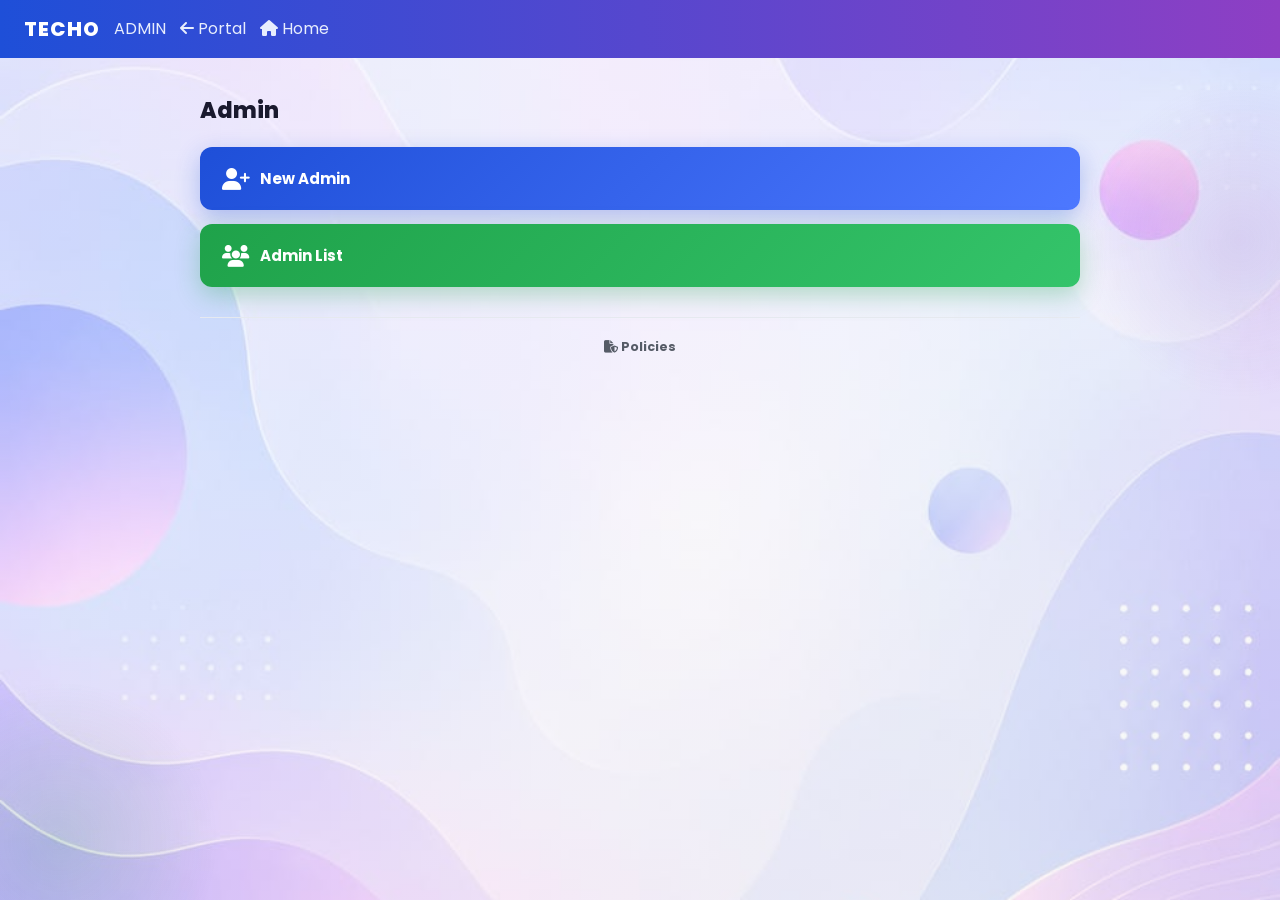
<file: admin.html>
<!DOCTYPE html>
<html lang="en">
<head>
<meta charset="UTF-8">
<meta name="viewport" content="width=device-width, initial-scale=1.0">
<meta name="color-scheme" content="light">
<meta name="theme-color" content="#ffffff">
<title>Admin | TECHO</title>
<link rel="preconnect" href="https://fonts.googleapis.com">
<link href="https://fonts.googleapis.com/css2?family=Poppins:wght@400;500;600;700;800&display=swap" rel="stylesheet">
<link rel="stylesheet" href="https://cdnjs.cloudflare.com/ajax/libs/font-awesome/6.5.1/css/all.min.css">
<link rel="stylesheet" href="common.css">
<link rel="stylesheet" href="admin.css">
<link rel="stylesheet" href="forms.css">
</head>
<body>

<div class="admin-topbar">
  <span class="logo-word" style="font-size:20px;"><span>T</span><span>E</span><span>C</span><span>H</span><span>O</span></span>
  <span class="admin-topbar-tag">ADMIN</span>
  <a href="portal.html" class="topbar-back"><i class="fa-solid fa-arrow-left"></i> Portal</a>
  <a href="index.html" class="topbar-back"><i class="fa-solid fa-house"></i> Home</a>
</div>

<main class="admin-main">

  <!-- ============ SCREEN 1: Admin entry ============ -->
  <section id="screen-entry" class="admin-screen active">
    <h2 class="screen-title">Admin</h2>
    <div class="landing-buttons">
      <button class="landing-btn" id="btnNewAdmin"><i class="fa-solid fa-user-plus"></i> New Admin</button>
      <button class="landing-btn green-btn" id="btnAdminList"><i class="fa-solid fa-users"></i> Admin List</button>
    </div>
  </section>

  <!-- ============ SCREEN: Home Page Live Stats ============ -->
  <section id="screen-sitestats" class="admin-screen">
    <div class="list-header-row">
      <h2 class="screen-title">Home Page Stats</h2>
      <button class="fbtn-outline" data-back="screen-entry"><i class="fa-solid fa-arrow-left"></i> Back</button>
    </div>
    <p class="screen-sub">These 5 numbers show as the live counter on the public Home page. Update them here any time — no code changes needed.</p>

    <div class="reg-card">
      <div class="form-grid-2">
        <label>Happy Customers <input type="number" id="ssHappyCustomers" min="0"></label>
        <label>Industries <input type="number" id="ssIndustries" min="0"></label>
      </div>
      <div class="form-grid-2">
        <label>Total Projects <input type="number" id="ssTotalProjects" min="0"></label>
        <label>Completed Projects <input type="number" id="ssCompletedProjects" min="0"></label>
      </div>
      <label>Trained Students <input type="number" id="ssTrainedStudents" min="0"></label>

      <div class="form-grid-2" style="margin-top:14px;">
        <label>Admin ID <input type="text" id="ssAdminId"></label>
        <label>Admin Password <input type="password" id="ssAdminPassword"></label>
      </div>
      <button type="button" class="admin-submit" id="btnSaveSiteStats"><i class="fa-solid fa-floppy-disk"></i> Save</button>
      <p class="form-error" id="ssError"></p>
      <p class="form-success" id="ssSuccess"></p>
    </div>
  </section>

  <!-- ============ SCREEN 2: New Admin registration form ============ -->
  <section id="screen-createadmin" class="admin-screen">
    <h2 class="reg-title">Admin Registration Form</h2>
    <p class="reg-sub">This information will be used for admin login and management.</p>

    <form id="formCreateAdmin" class="reg-card">
      <input type="hidden" id="gateBossId">
      <input type="hidden" id="gateBossPassword">

      <h3 class="reg-section"><i class="fa-solid fa-user"></i> ADMIN INFORMATION</h3>

      <div class="reg-grid">
        <label>Full Name *<input type="text" id="caName" placeholder="Enter full name" required></label>
        <label>Role *
          <select id="caRole" required>
            <option value="" disabled selected>Select Role</option>
            <option value="Boss">Boss</option>
            <option value="Supervisor">Supervisor</option>
          </select>
        </label>

        <label>Mobile Number *<input type="tel" id="caPhone" placeholder="Enter mobile number" required></label>
        <label>WhatsApp Number <input type="tel" id="caWhatsapp" placeholder="Enter WhatsApp number"></label>

        <label>Email Address *<input type="email" id="caEmail" placeholder="Enter email address" required></label>
        <label>Aadhar ID <input type="text" id="caAadhaar" placeholder="Enter Aadhar ID"></label>

        <label>PAN ID <input type="text" id="caPan" placeholder="Enter PAN ID"></label>
        <label>Date of Birth <input type="date" id="caDob"></label>

        <label>Gender *
          <select id="caGender" required><option value="" disabled selected>Select Gender</option><option>Male</option><option>Female</option><option>Other</option></select>
        </label>
      </div>

      <div class="reg-full photo-upload-box" id="caPhotoBox">
        <div class="photo-preview" id="caPhotoPreview"><img id="caPhotoImg" alt=""><i class="fa-solid fa-user"></i></div>
        <div class="photo-upload-actions">
          <span class="photo-upload-label">Profile Photo</span>
          <div class="photo-upload-btn-row">
            <label class="photo-upload-btn" for="caPhotoFile"><i class="fa-solid fa-images"></i> Choose from Gallery</label>
            <input type="file" id="caPhotoFile" accept="image/*" hidden>
            <button type="button" class="photo-remove-btn" id="caPhotoRemove"><i class="fa-solid fa-trash"></i> Remove</button>
          </div>
          <input type="hidden" id="caPhoto">
          <p class="photo-hint">JPG/PNG only. If no photo is uploaded, a professional avatar will be generated automatically based on Gender.</p>
          <p class="form-error" id="caPhotoError"></p>
        </div>
      </div>

      <label class="reg-full">Address <textarea id="caAddress" rows="2" placeholder="Enter complete address"></textarea></label>

      <div class="reg-grid three">
        <label>City <input type="text" id="caCity" placeholder="Enter city"></label>
        <label>State <input type="text" id="caState" placeholder="Enter state"></label>
        <label>PIN Code <input type="text" id="caPin" placeholder="Enter PIN code"></label>
      </div>

      <hr class="reg-hr">
      <h3 class="reg-section purple"><i class="fa-solid fa-shield-halved"></i> ACCOUNT STATUS &amp; INFORMATION</h3>

      <div class="status-row">
        <span>Status</span>
        <label class="radio-inline"><input type="radio" name="caStatus" value="Active" checked> Active</label>
        <label class="radio-inline"><input type="radio" name="caStatus" value="Inactive"> Inactive</label>
      </div>

      <div class="reg-grid">
        <label>Created Date <input type="text" id="caCreatedDate" readonly></label>
        <label>Created By <input type="text" id="caCreatedBy" placeholder="Enter your name"></label>
      </div>

      <p class="form-error" id="createError"></p>
      <button type="submit" class="reg-submit"><i class="fa-solid fa-paper-plane"></i> SUBMIT ADMIN</button>
      <p class="reg-note">All fields marked with * are required</p>
      <button type="button" class="admin-cancel" data-back="screen-entry">Cancel</button>
    </form>
  </section>

  <!-- ============ SCREEN 3: generated credentials ============ -->
  <section id="screen-created" class="admin-screen">
    <h2 class="screen-title"><i class="fa-solid fa-circle-check" style="color:var(--green)"></i> Admin Created</h2>
    <div class="credentials-box">
      <p>Save these credentials now — they will not be shown again here.</p>
      <div class="cred-line"><span>ID</span><strong id="createdId"></strong></div>
      <div class="cred-line"><span>Password</span><strong id="createdPassword"></strong></div>
      <div class="cred-line"><span>Role</span><strong id="createdRole"></strong></div>
    </div>
    <p class="form-success" id="createdEmailNote" style="display:none;"><i class="fa-solid fa-envelope-circle-check"></i> These details have also been emailed to the new admin.</p>
    <button class="admin-submit" data-back="screen-adminlist" id="btnCreatedDone">Done</button>
  </section>

  <!-- ============ SCREEN 4: Admin List ============ -->
  <section id="screen-adminlist" class="admin-screen">
    <div class="list-header-row">
      <h2 class="screen-title">Admin</h2>
    </div>
    <h3 class="list-subheading">Admin Profiles</h3>
    <div id="adminListWrap" class="profile-list"></div>
    <button class="admin-cancel" data-back="screen-entry">Back</button>
  </section>

  <!-- ============ SCREEN 4.5: View Profile verification gate ============ -->
  <section id="screen-viewgate" class="admin-screen">
    <button class="back-link-btn" data-back="screen-adminlist"><i class="fa-solid fa-arrow-left"></i> Back to Admin List</button>
    <h2 class="screen-title">Verify to View Profile — <span id="gateTargetName"></span></h2>
    <p class="screen-sub">Enter the Boss ID &amp; Password, or this admin's own ID &amp; Password, to view this profile.</p>
    <form id="formViewGate" class="admin-form">
      <label>Admin ID <input type="text" id="viewGateId" required></label>
      <label>Password <input type="password" id="viewGatePassword" required></label>
      <p class="form-error" id="viewGateError"></p>
      <button type="submit" class="admin-submit">View Profile</button>
      <button type="button" class="admin-cancel" data-back="screen-adminlist">Cancel</button>
    </form>
  </section>

  <!-- ============ SCREEN 5: Admin Profile Detail ============ -->
  <section id="screen-profile" class="admin-screen">
    <button class="back-link-btn" data-back="screen-adminlist"><i class="fa-solid fa-arrow-left"></i> Back to Admin List</button>

    <div class="profile-detail-card">
      <div class="pd-top">
        <div id="pdPhotoWrap"></div>
        <div class="pd-info">
          <h2 id="pdName"></h2>
          <p id="pdRole" class="pd-role"></p>
        </div>
      </div>

      <div class="pd-status-block">
        <span class="pd-label">Status</span>
        <span id="pdStatusLive" class="pd-status-live"></span>
        <label class="radio-inline"><input type="radio" name="pdStatus" value="Active" id="pdStatusActive"> Active</label>
        <label class="radio-inline"><input type="radio" name="pdStatus" value="Inactive" id="pdStatusInactive"> Inactive</label>
        <button type="button" class="update-status-btn" id="btnUpdateStatus">Update Status</button>
      </div>
      <p class="form-error" id="statusError"></p>

      <div class="pd-signature-block">
        <span class="pd-label"><i class="fa-solid fa-signature"></i> Admin Signature</span>
        <div class="sig-field" id="adminSigBox">
          <img id="adminSigPreview" class="sig-preview-img" style="display:none;" alt="Signature">
          <span class="sig-field-placeholder" id="adminSigPlaceholder"><i class="fa-solid fa-signature"></i> Tap to Sign</span>
        </div>
        <p class="form-error" id="adminSigError"></p>
      </div>

      <div class="pd-rows" id="pdRows"></div>
    </div>

    <div class="admin-section-head">
      <h3>ADMIN SECTION</h3>
      <p>Manage all institute operations from here</p>
    </div>

    <div class="section-grid">
      <a href="student-admission.html" class="section-card blue-card">
        <div class="sc-icon" style="background:var(--blue)"><i class="fa-solid fa-address-card"></i></div>
        <h4>Trainee Admission Form</h4>
        <p>Manage new trainee admissions, personal details, specialization selection and enrollment.</p>
        <span class="sc-btn blue-btn">Manage Admissions <i class="fa-solid fa-arrow-right"></i></span>
      </a>

      <a href="fee-receipt.html" class="section-card green-card">
        <div class="sc-icon" style="background:var(--green)"><i class="fa-solid fa-receipt"></i></div>
        <h4>Fee Receipt</h4>
        <p>Generate fee receipts, manage payments and maintain financial records.</p>
        <span class="sc-btn green-btn2">Manage Fee Receipts <i class="fa-solid fa-arrow-right"></i></span>
      </a>

      <a href="installment.html" class="section-card purple-card">
        <div class="sc-icon" style="background:var(--purple)"><i class="fa-solid fa-calendar-days"></i></div>
        <h4>Installment Form</h4>
        <p>Manage installment plans, payment schedules and installment collections.</p>
        <span class="sc-btn purple-btn">Manage Installments <i class="fa-solid fa-arrow-right"></i></span>
      </a>
    </div>
  </section>

  <div class="policies-footer-link"><a href="terms.html"><i class="fa-solid fa-file-shield"></i> Policies</a></div>
</main>

<!-- ===================== SIGNATURE PAD (shared) ===================== -->
<div class="popup-overlay" id="signaturePadOverlay">
  <div class="popup-box popup-box-form sig-pad-box">
    <h3 data-i18n="sign_here">Sign Here</h3>
    <canvas id="sigPadCanvas" width="360" height="150"></canvas>
    <p class="form-error" id="sigPadError"></p>
    <div class="popup-btn-row">
      <button type="button" class="fbtn-outline" id="sigPadClear" data-i18n="clear">Clear</button>
      <button type="button" class="fbtn-outline" id="sigPadCancel" data-i18n="cancel">Cancel</button>
      <button type="button" class="fbtn-solid" id="sigPadSave" data-i18n="save_signature">Save Signature</button>
    </div>
  </div>
</div>

<script src="config.js"></script>
<script src="signature.js"></script>
<script src="photo.js"></script>
<script src="admin.js"></script>
</body>
</html>
</file>
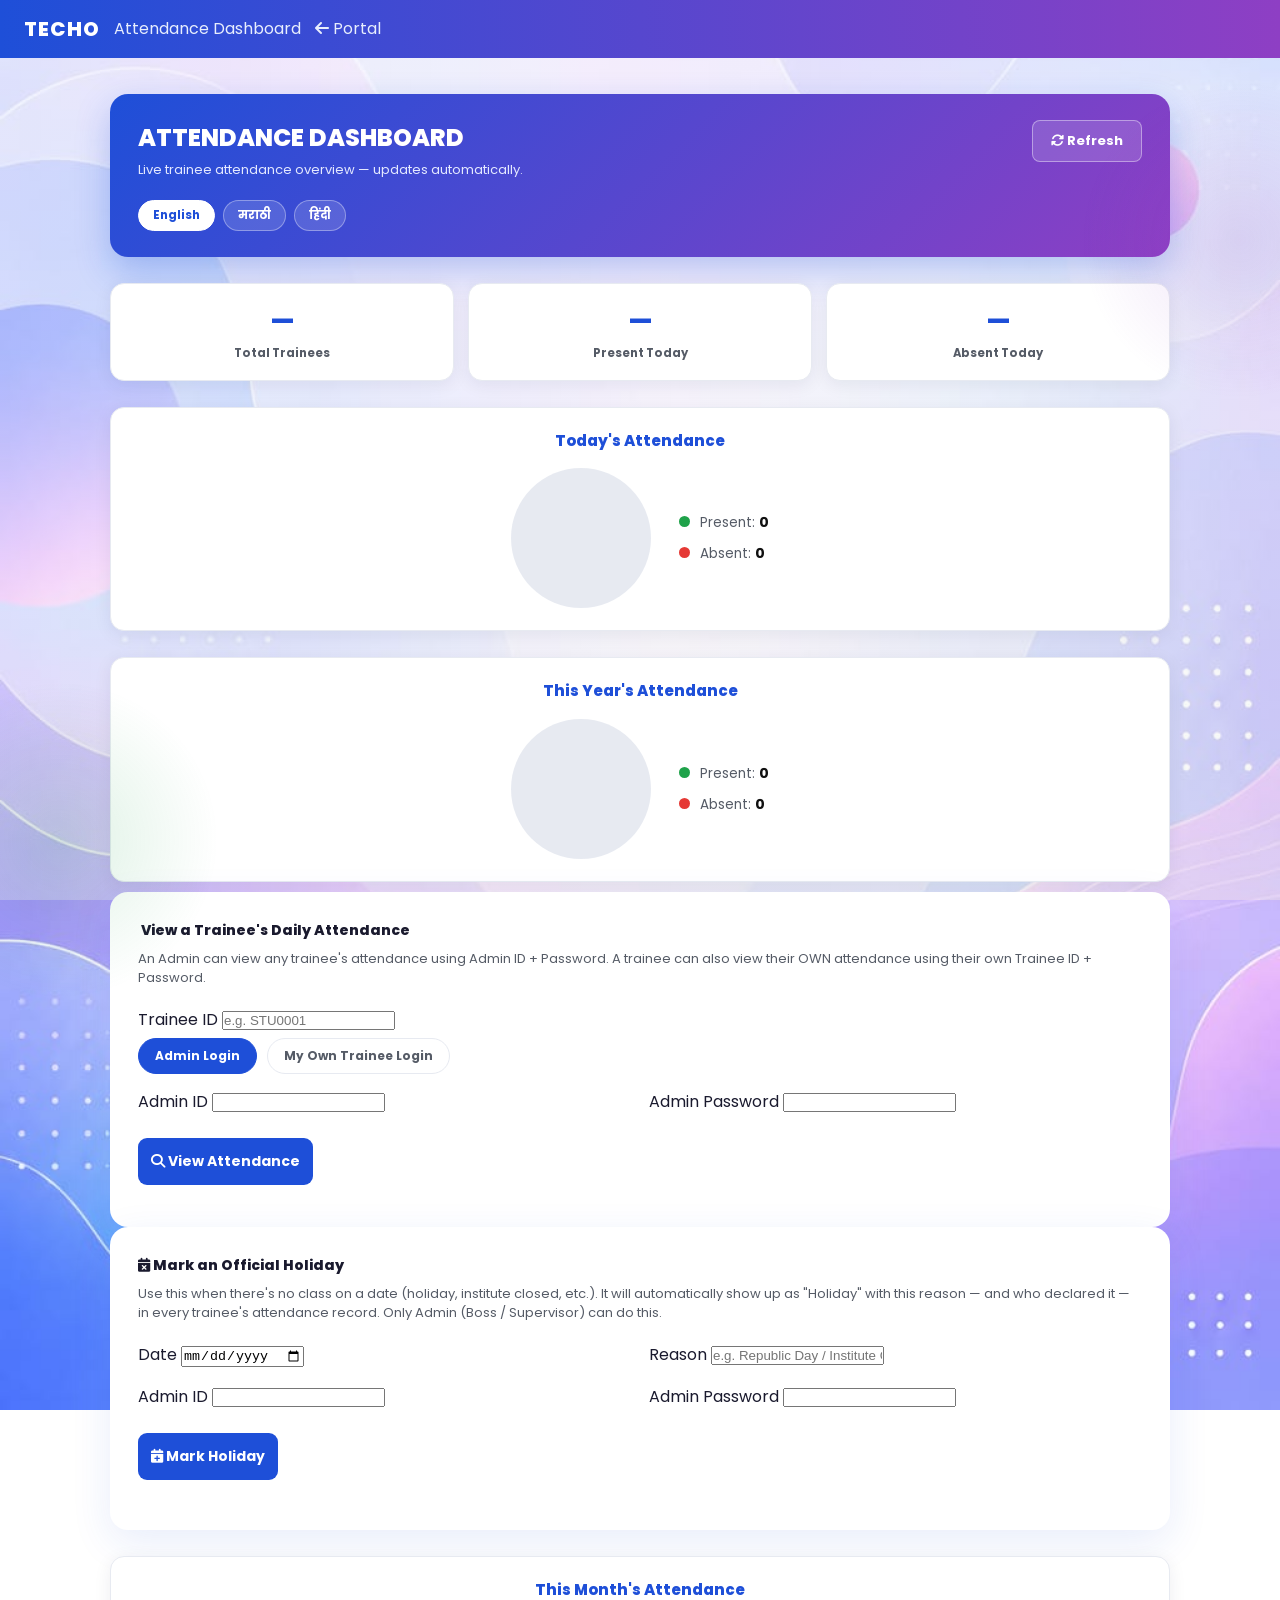
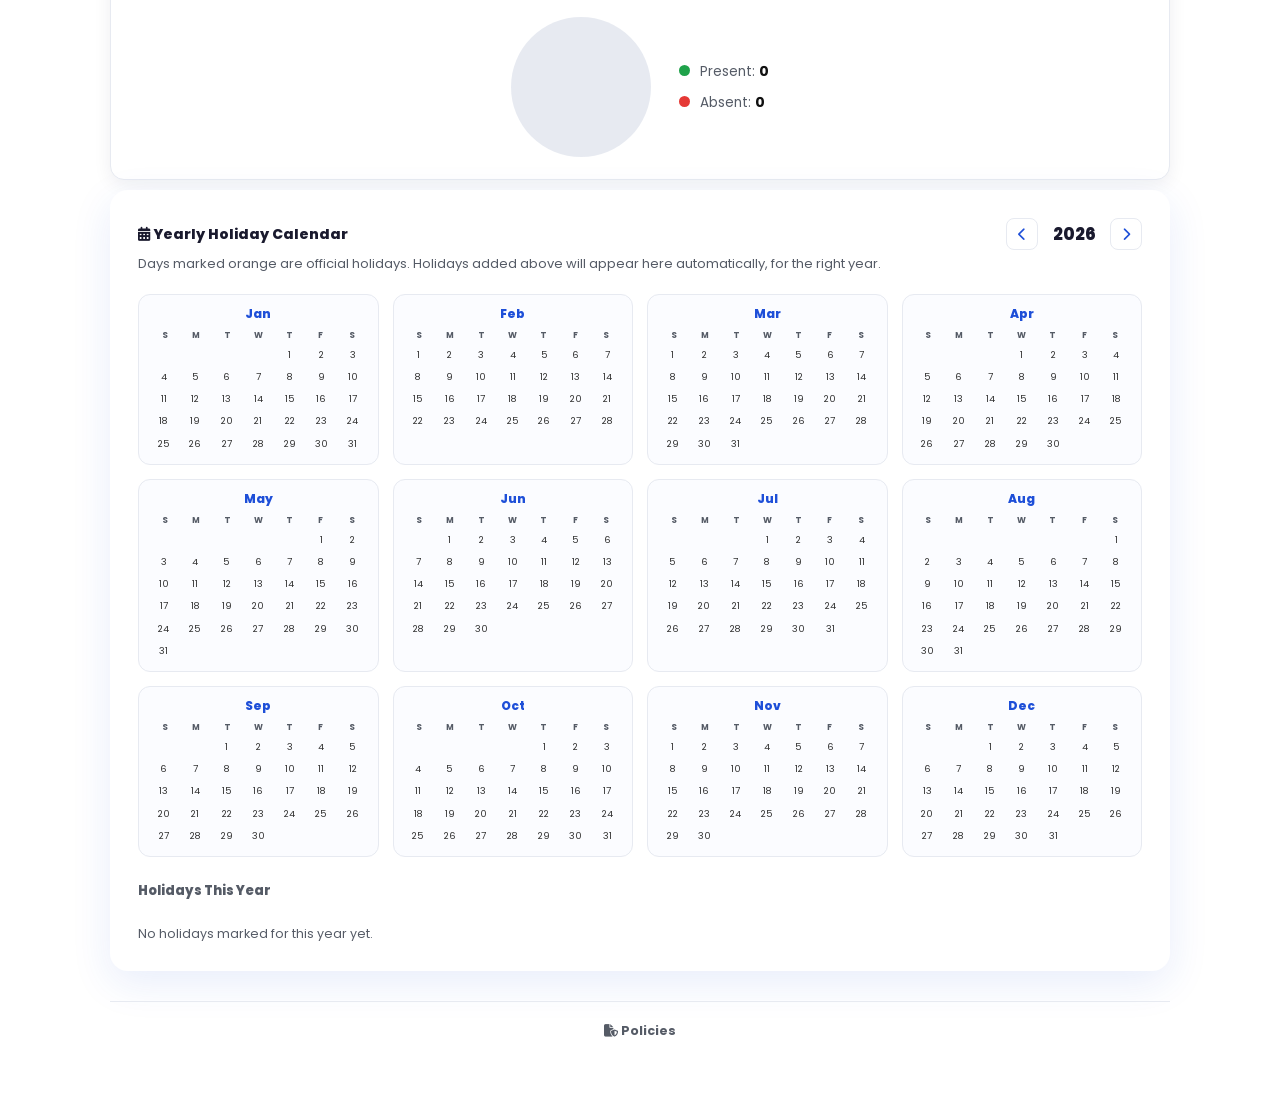
<file: dashboard.html>
<!DOCTYPE html>
<html lang="en">
<head>
<meta charset="UTF-8">
<meta name="viewport" content="width=device-width, initial-scale=1.0">
<meta name="color-scheme" content="light">
<meta name="theme-color" content="#ffffff">
<title>Attendance Dashboard | TECHO</title>
<link rel="preconnect" href="https://fonts.googleapis.com">
<link href="https://fonts.googleapis.com/css2?family=Poppins:wght@400;500;600;700;800&display=swap" rel="stylesheet">
<link rel="stylesheet" href="https://cdnjs.cloudflare.com/ajax/libs/font-awesome/6.5.1/css/all.min.css">
<link rel="stylesheet" href="common.css">
<link rel="stylesheet" href="admin.css">
<link rel="stylesheet" href="forms.css">
<link rel="stylesheet" href="rating.css">
<link rel="stylesheet" href="dashboard.css">
</head>
<body>

<div class="admin-topbar">
  <span class="logo-word" style="font-size:20px;"><span>T</span><span>E</span><span>C</span><span>H</span><span>O</span></span>
  <span class="admin-topbar-tag">Attendance Dashboard</span>
  <a href="portal.html" class="topbar-back"><i class="fa-solid fa-arrow-left"></i> Portal</a>
</div>

<main class="admin-main wide-main">

  <div class="form-header-row dash-hero">
    <div>
      <h2 class="reg-title" data-i18n="dash_title">ATTENDANCE DASHBOARD</h2>
      <p class="reg-sub" data-i18n="dash_sub">Live trainee attendance overview — updates automatically.</p>
      <div class="lang-toggle-bar" id="langToggleBar">
        <button type="button" class="lang-toggle-btn" data-lang="en">English</button>
        <button type="button" class="lang-toggle-btn" data-lang="mr">मराठी</button>
        <button type="button" class="lang-toggle-btn" data-lang="hi">हिंदी</button>
      </div>
    </div>
    <button type="button" class="fbtn-outline" id="btnRefreshDash"><i class="fa-solid fa-rotate"></i> <span data-i18n="refresh">Refresh</span></button>
  </div>

  <!-- ===================== TOP SUMMARY CARDS ===================== -->
  <div class="rating-counts dash-counts">
    <div class="rc-box">
      <span class="rc-num" id="dTotalStudents">—</span>
      <p data-i18n="dash_total_trainees">Total Trainees</p>
    </div>
    <div class="rc-box">
      <span class="rc-num" id="dTodayPresent">—</span>
      <p data-i18n="dash_present_today">Present Today</p>
    </div>
    <div class="rc-box">
      <span class="rc-num" id="dTodayAbsent">—</span>
      <p data-i18n="dash_absent_today">Absent Today</p>
    </div>
  </div>
  <p class="dash-date" id="dashTodayDate"></p>

  <!-- ===================== TODAY PIE CHART ===================== -->
  <div class="problem-chart-box">
    <h3 data-i18n="dash_today_chart">Today's Attendance</h3>
    <div class="pc-wrap">
      <div class="pc-pie" id="todayPie"></div>
      <div class="pc-legend">
        <div class="pc-legend-item"><span class="pc-dot pc-dot-green"></span> <span data-i18n="present">Present</span>: <b id="legendTodayPresent">0</b></div>
        <div class="pc-legend-item"><span class="pc-dot pc-dot-red"></span> <span data-i18n="absent">Absent</span>: <b id="legendTodayAbsent">0</b></div>
      </div>
    </div>
  </div>

  <!-- ===================== YEAR SUMMARY + PIE ===================== -->
  <div class="problem-chart-box">
    <h3 id="yearChartTitle">This Year's Attendance</h3>
    <div class="pc-wrap">
      <div class="pc-pie" id="yearPie"></div>
      <div class="pc-legend">
        <div class="pc-legend-item"><span class="pc-dot pc-dot-green"></span> <span data-i18n="present">Present</span>: <b id="legendYearPresent">0</b></div>
        <div class="pc-legend-item"><span class="pc-dot pc-dot-red"></span> <span data-i18n="absent">Absent</span>: <b id="legendYearAbsent">0</b></div>
      </div>
    </div>
  </div>

  <!-- ===================== PER-TRAINEE ATTENDANCE LOOKUP (admin OR self) ===================== -->
  <div class="reg-card">
    <h3 class="sub-heading" style="margin-top:0;"><i class="fa-solid fa-user-magnifying-glass"></i> <span data-i18n="dash_lookup_heading">View a Trainee's Daily Attendance</span></h3>
    <p class="screen-sub" data-i18n="dash_lookup_note">An Admin can view any trainee's attendance using Admin ID + Password. A trainee can also view their OWN attendance using their own Trainee ID + Password.</p>

    <label><span data-i18n="trainee_id">Trainee ID</span> <input type="text" id="lkStudentId" placeholder="e.g. STU0001"></label>

    <div class="lookup-mode-toggle" id="lookupModeToggle">
      <button type="button" class="lmt-btn active" data-mode="admin" data-i18n="dash_admin_login">Admin Login</button>
      <button type="button" class="lmt-btn" data-mode="self" data-i18n="dash_self_login">My Own Trainee Login</button>
    </div>

    <div class="form-grid-2" id="lkAdminFields">
      <label><span data-i18n="admin_id">Admin ID</span> <input type="text" id="lkAdminId"></label>
      <label><span data-i18n="admin_password">Admin Password</span> <input type="password" id="lkAdminPassword"></label>
    </div>
    <div class="form-grid-2" id="lkSelfFields" style="display:none;">
      <label><span data-i18n="trainee_password">Trainee Password</span> <input type="password" id="lkStudentPassword"></label>
    </div>

    <button type="button" class="admin-submit" id="btnLookupAttendance"><i class="fa-solid fa-magnifying-glass"></i> <span data-i18n="dash_view_attendance">View Attendance</span></button>
    <p class="form-error" id="lookupError"></p>
    <div id="attendanceLogWrap"></div>
  </div>

  <!-- ===================== ADMIN: MARK OFFICIAL HOLIDAY ===================== -->
  <div class="reg-card">
    <h3 class="sub-heading" style="margin-top:0;"><i class="fa-solid fa-calendar-xmark"></i> <span data-i18n="dash_holiday_heading">Mark an Official Holiday</span></h3>
    <p class="screen-sub" data-i18n="dash_holiday_note">Use this when there's no class on a date (holiday, institute closed, etc.). It will automatically show up as "Holiday" with this reason — and who declared it — in every trainee's attendance record. Only Admin (Boss / Supervisor) can do this.</p>
    <div class="form-grid-2">
      <label><span data-i18n="date">Date</span> <input type="date" id="holAdminDate"></label>
      <label><span data-i18n="dash_holiday_reason">Reason</span> <input type="text" id="holAdminReason" placeholder="e.g. Republic Day / Institute Closed"></label>
    </div>
    <div class="form-grid-2">
      <label><span data-i18n="admin_id">Admin ID</span> <input type="text" id="holAdminId"></label>
      <label><span data-i18n="admin_password">Admin Password</span> <input type="password" id="holAdminPassword"></label>
    </div>
    <button type="button" class="admin-submit" id="btnAddHoliday"><i class="fa-solid fa-calendar-plus"></i> <span data-i18n="dash_mark_holiday">Mark Holiday</span></button>
    <p class="form-error" id="holidayError"></p>
    <p class="form-success" id="holidaySuccess"></p>
  </div>

  <!-- ===================== MONTHLY PIE CHART ===================== -->
  <div class="problem-chart-box">
    <h3 id="monthChartTitle">This Month's Attendance</h3>
    <div class="pc-wrap">
      <div class="pc-pie" id="monthPie"></div>
      <div class="pc-legend">
        <div class="pc-legend-item"><span class="pc-dot pc-dot-green"></span> <span data-i18n="present">Present</span>: <b id="legendMonthPresent">0</b></div>
        <div class="pc-legend-item"><span class="pc-dot pc-dot-red"></span> <span data-i18n="absent">Absent</span>: <b id="legendMonthAbsent">0</b></div>
      </div>
    </div>
  </div>

  <!-- ===================== YEARLY HOLIDAY CALENDAR ===================== -->
  <div class="reg-card calendar-card">
    <div class="cal-header">
      <h3 class="sub-heading" style="margin:0;"><i class="fa-solid fa-calendar-days"></i> <span data-i18n="dash_calendar_heading">Yearly Holiday Calendar</span></h3>
      <div class="cal-year-nav">
        <button type="button" id="calPrevYear" class="cal-nav-btn"><i class="fa-solid fa-chevron-left"></i></button>
        <span id="calYearLabel" class="cal-year-label"></span>
        <button type="button" id="calNextYear" class="cal-nav-btn"><i class="fa-solid fa-chevron-right"></i></button>
      </div>
    </div>
    <p class="screen-sub" data-i18n="dash_calendar_note">Days marked orange are official holidays. Holidays added above will appear here automatically, for the right year.</p>
    <div class="cal-months-grid" id="calMonthsGrid"></div>

    <h4 class="cal-list-heading" data-i18n="dash_holiday_list_heading">Holidays This Year</h4>
    <div id="calHolidayList" class="cal-holiday-list"></div>
  </div>
  <div class="policies-footer-link"><a href="terms.html"><i class="fa-solid fa-file-shield"></i> Policies</a></div>
</main>

<script src="i18n.js"></script>
<script src="config.js"></script>
<script src="dashboard.js"></script>
</body>
</html>
</file>
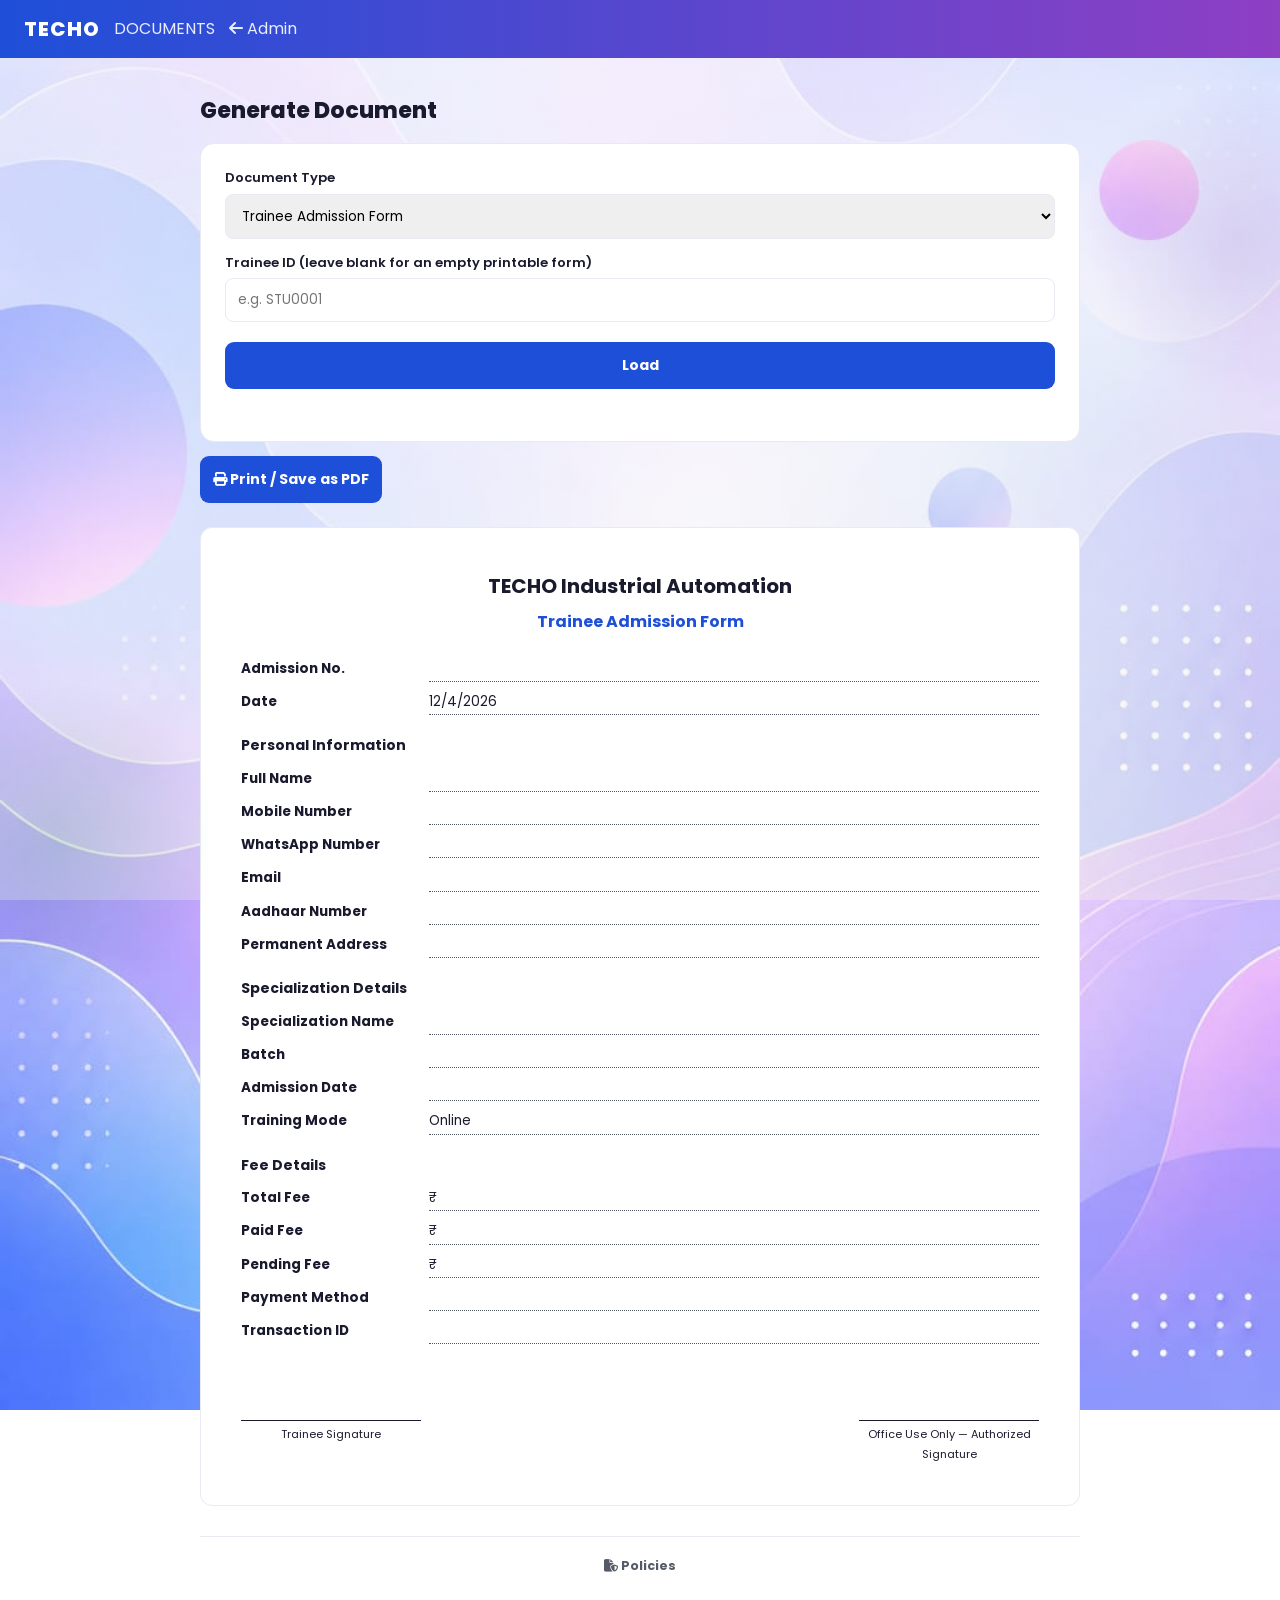
<file: documents.html>
<!DOCTYPE html>
<html lang="en">
<head>
<meta charset="UTF-8">
<meta name="viewport" content="width=device-width, initial-scale=1.0">
<meta name="color-scheme" content="light">
<meta name="theme-color" content="#ffffff">
<title>Documents | TECHO</title>
<link rel="preconnect" href="https://fonts.googleapis.com">
<link href="https://fonts.googleapis.com/css2?family=Poppins:wght@400;500;600;700;800&display=swap" rel="stylesheet">
<link rel="stylesheet" href="https://cdnjs.cloudflare.com/ajax/libs/font-awesome/6.5.1/css/all.min.css">
<link rel="stylesheet" href="common.css">
<link rel="stylesheet" href="admin.css">
<link rel="stylesheet" href="documents.css">
</head>
<body>

<div class="admin-topbar no-print">
  <span class="logo-word" style="font-size:20px;"><span>T</span><span>E</span><span>C</span><span>H</span><span>O</span></span>
  <span class="admin-topbar-tag">DOCUMENTS</span>
  <a href="admin.html" class="topbar-back"><i class="fa-solid fa-arrow-left"></i> Admin</a>
</div>

<main class="admin-main">

  <section class="no-print">
    <h2 class="screen-title">Generate Document</h2>
    <div class="admin-form">
      <label>Document Type
        <select id="docType">
          <option value="admission">Trainee Admission Form</option>
          <option value="installment">Installment Payment Agreement</option>
          <option value="receipt">Fee Receipt</option>
          <option value="bonafide">Bonafide Certificate</option>
          <option value="declaration">Trainee Declaration Form</option>
          <option value="undertaking">Trainee Undertaking</option>
        </select>
      </label>
      <label>Trainee ID (leave blank for an empty printable form)
        <input type="text" id="lookupId" placeholder="e.g. STU0001">
      </label>
      <button id="btnFetch" class="admin-submit">Load</button>
      <p class="form-error" id="docError"></p>
    </div>
    <button id="btnPrint" class="admin-submit" style="margin-top:14px;"><i class="fa-solid fa-print"></i> Print / Save as PDF</button>
  </section>

  <section id="docPreview" class="doc-preview"></section>

  <div class="policies-footer-link"><a href="terms.html"><i class="fa-solid fa-file-shield"></i> Policies</a></div>
</main>

<script src="config.js"></script>
<script src="documents.js"></script>
</body>
</html>
</file>
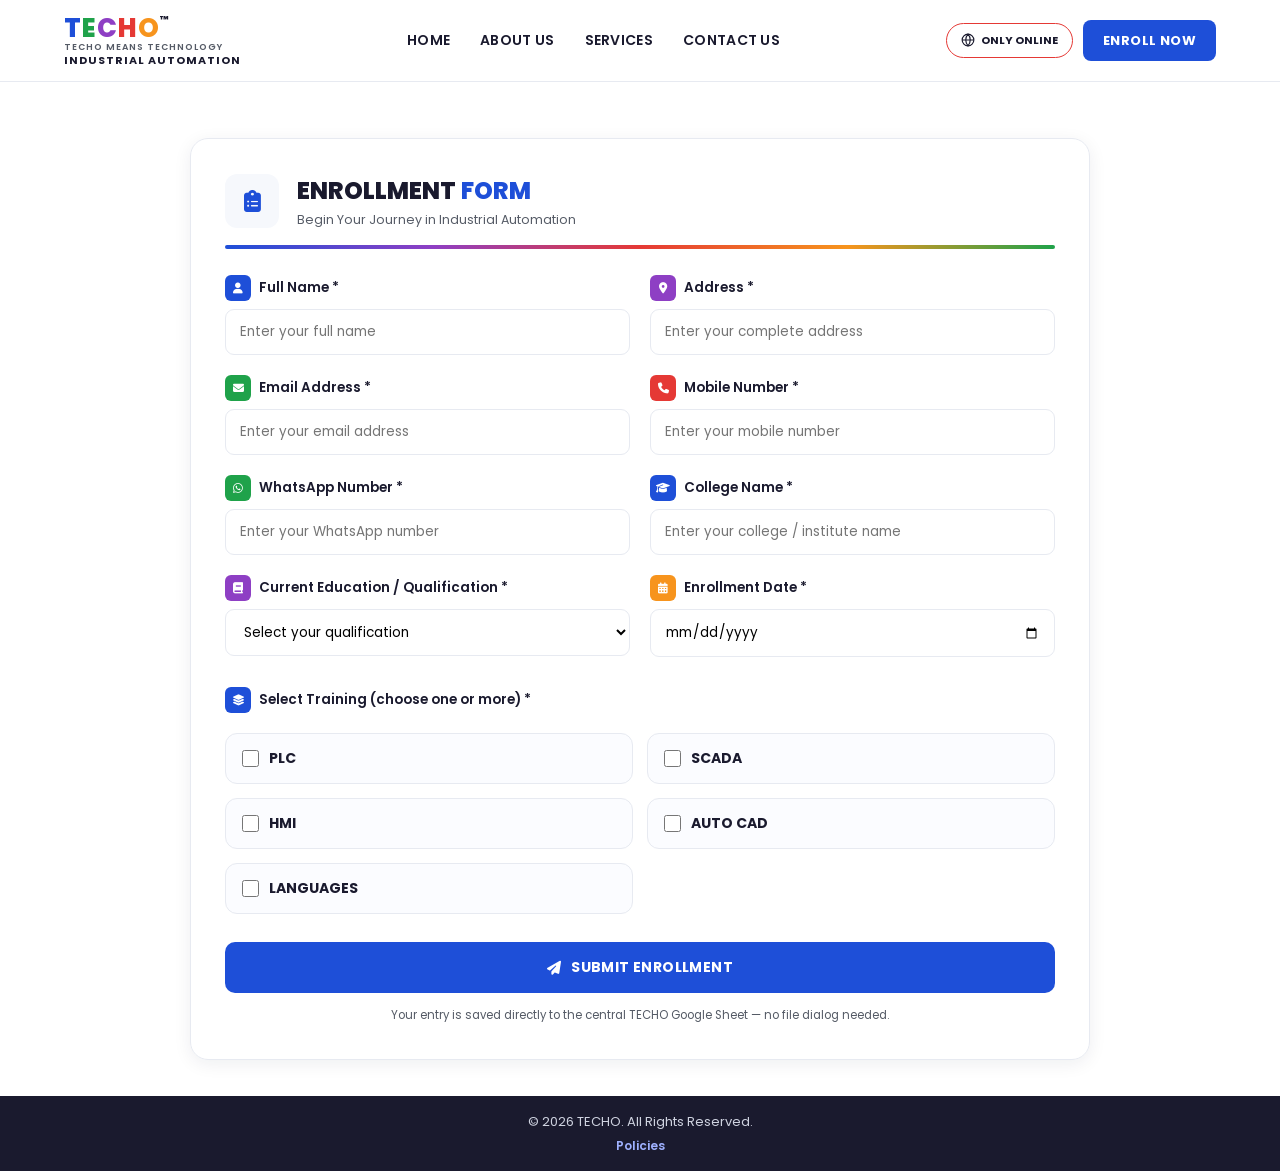
<file: enroll.html>
<!DOCTYPE html>
<html lang="en">
<head>
<meta charset="UTF-8">
<meta name="viewport" content="width=device-width, initial-scale=1.0">
<meta name="color-scheme" content="light">
<meta name="theme-color" content="#ffffff">
<title>Enroll Now | TECHO</title>
<link rel="preconnect" href="https://fonts.googleapis.com">
<link href="https://fonts.googleapis.com/css2?family=Poppins:wght@400;500;600;700;800&display=swap" rel="stylesheet">
<link rel="stylesheet" href="https://cdnjs.cloudflare.com/ajax/libs/font-awesome/6.5.1/css/all.min.css">
<link rel="stylesheet" href="common.css">
<link rel="stylesheet" href="enroll.css">
</head>
<body>

<header class="site-header">
  <div class="header-inner">
    <div class="logo">
      <span class="logo-word"><span>T</span><span>E</span><span>C</span><span>H</span><span>O</span><sup style="font-size:10px;">™</sup></span>
      <span class="logo-sub">TECHO MEANS TECHNOLOGY</span>
      <span class="logo-tag">INDUSTRIAL AUTOMATION</span>
    </div>
    <button class="nav-toggle" id="navToggle" aria-label="Toggle menu"><span></span><span></span><span></span></button>
    <nav class="main-nav" id="mainNav">
      <a href="index.html">HOME</a>
      <a href="about.html">ABOUT US</a>
      <a href="services.html">SERVICES</a>
      <a href="contact.html">CONTACT US</a>
    </nav>
    <div class="header-actions">
      <span class="only-online">
        <svg viewBox="0 0 24 24" fill="none" stroke="currentColor" stroke-width="2"><circle cx="12" cy="12" r="10"/><path d="M2 12h20M12 2a15 15 0 0 1 0 20 15 15 0 0 1 0-20z"/></svg>
        <span>ONLY ONLINE</span>
      </span>
      <a href="enroll.html" class="btn-enroll active-enroll">ENROLL NOW</a>
    </div>
  </div>
</header>

<!-- ===================== ENROLLMENT FORM (shown directly, no hero above) ===================== -->
<section class="container enroll-section">
  <form id="enrollForm" class="enroll-card" novalidate>
    <div class="enroll-head">
      <div class="clip-icon"><i class="fa-solid fa-clipboard-list"></i></div>
      <div>
        <h2>ENROLLMENT <span class="c-blue">FORM</span></h2>
        <p>Begin Your Journey in Industrial Automation</p>
      </div>
    </div>
    <div class="gradient-line full"></div>

    <div class="form-grid">
      <label class="field">
        <span class="f-label"><i class="fa-solid fa-user field-ico blue-bg"></i> Full Name *</span>
        <input type="text" name="fullName" id="fullName" placeholder="Enter your full name" required>
      </label>

      <label class="field">
        <span class="f-label"><i class="fa-solid fa-location-dot field-ico purple-bg"></i> Address *</span>
        <input type="text" name="address" id="address" placeholder="Enter your complete address" required>
      </label>

      <label class="field">
        <span class="f-label"><i class="fa-solid fa-envelope field-ico green-bg"></i> Email Address *</span>
        <input type="email" name="email" id="email" placeholder="Enter your email address" required>
      </label>

      <label class="field">
        <span class="f-label"><i class="fa-solid fa-phone field-ico red-bg"></i> Mobile Number *</span>
        <input type="tel" name="mobile" id="mobile" placeholder="Enter your mobile number" pattern="[0-9]{10}" required>
      </label>

      <label class="field">
        <span class="f-label"><i class="fa-brands fa-whatsapp field-ico green-bg"></i> WhatsApp Number *</span>
        <input type="tel" name="whatsapp" id="whatsapp" placeholder="Enter your WhatsApp number" pattern="[0-9]{10}" required>
      </label>

      <label class="field">
        <span class="f-label"><i class="fa-solid fa-graduation-cap field-ico blue-bg"></i> College Name *</span>
        <input type="text" name="college" id="college" placeholder="Enter your college / institute name" required>
      </label>

      <label class="field">
        <span class="f-label"><i class="fa-solid fa-book field-ico purple-bg"></i> Current Education / Qualification *</span>
        <select name="qualification" id="qualification" required>
          <option value="" disabled selected>Select your qualification</option>
          <option>10th</option><option>12th</option><option>ITI</option>
          <option>Diploma</option><option>B.E. / B.Tech.</option>
          <option>Graduate</option><option>Other</option>
        </select>
      </label>

      <label class="field">
        <span class="f-label"><i class="fa-solid fa-calendar-days field-ico orange-bg"></i> Enrollment Date *</span>
        <input type="date" name="enrollDate" id="enrollDate" required>
      </label>
    </div>

    <!-- ===================== TRAINING SELECTION (multi-select, nested) ===================== -->
    <div class="field training-field">
      <span class="f-label"><i class="fa-solid fa-layer-group field-ico blue-bg"></i> Select Training (choose one or more) *</span>

      <div class="training-groups" id="trainingGroups">

        <div class="training-group">
          <label class="main-check"><input type="checkbox" class="main-training" data-target="opt-plc" value="PLC"> PLC</label>
          <div class="sub-options" id="opt-plc">
            <label><input type="checkbox" value="Delta"> Delta</label>
            <label><input type="checkbox" value="Siemens"> Siemens</label>
            <label><input type="checkbox" value="GX Developer"> GX Developer</label>
            <label><input type="checkbox" value="Allen Bradley"> Allen Bradley</label>
            <label class="select-all-label"><input type="checkbox" class="select-all"> Select All</label>
          </div>
        </div>

        <div class="training-group">
          <label class="main-check"><input type="checkbox" class="main-training" data-target="opt-scada" value="SCADA"> SCADA</label>
          <div class="sub-options" id="opt-scada">
            <label><input type="checkbox" value="Wonderware InTouch"> Wonderware InTouch</label>
            <label><input type="checkbox" value="Open SCADA Software"> Open SCADA Software</label>
            <label class="select-all-label"><input type="checkbox" class="select-all"> Select All</label>
          </div>
        </div>

        <div class="training-group">
          <label class="main-check"><input type="checkbox" class="main-training" data-target="opt-hmi" value="HMI"> HMI</label>
          <div class="sub-options" id="opt-hmi">
            <label><input type="checkbox" value="INVT"> INVT</label>
            <label><input type="checkbox" value="Delta"> Delta</label>
            <label><input type="checkbox" value="Siemens"> Siemens</label>
            <label class="select-all-label"><input type="checkbox" class="select-all"> Select All</label>
          </div>
        </div>

        <div class="training-group">
          <label class="main-check"><input type="checkbox" class="main-training" value="AUTO CAD"> AUTO CAD</label>
        </div>

        <div class="training-group">
          <label class="main-check"><input type="checkbox" class="main-training" data-target="opt-lang" value="LANGUAGES"> LANGUAGES</label>
          <div class="sub-options" id="opt-lang">
            <label><input type="checkbox" value="HTML"> HTML</label>
            <label><input type="checkbox" value="JAVA"> JAVA</label>
            <label><input type="checkbox" value="CSS"> CSS</label>
            <label><input type="checkbox" value="JavaScript"> JavaScript</label>
            <label class="select-all-label"><input type="checkbox" class="select-all"> Select All</label>
          </div>
        </div>

      </div>
      <p class="training-hint" id="trainingHint">Please select at least one training option.</p>
    </div>

    <button type="submit" class="submit-btn" id="submitBtn">
      <i class="fa-solid fa-paper-plane"></i> SUBMIT ENROLLMENT
    </button>
    <p class="save-note" id="saveNote">Your entry is saved directly to the central TECHO Google Sheet — no file dialog needed.</p>
  </form>
</section>

<!-- ===================== THANK YOU POPUP ===================== -->
<div class="popup-overlay" id="popupOverlay">
  <div class="popup-box" id="popupBox">
    <i class="fa-solid fa-circle-check popup-icon" id="popupIcon"></i>
    <h3 id="popupTitle">Thank You!</h3>
    <p id="popupMessage">Thank you for submitting the form. You will receive a phone call from TECHO Institute shortly.</p>
  </div>
</div>

<footer class="site-footer">
  © 2026 TECHO. All Rights Reserved.
  <div class="footer-links"><a href="terms.html">Policies</a></div>
</footer>

<script src="script.js"></script>
<script src="config.js"></script>
<script src="excel.js"></script>
</body>
</html>
</file>
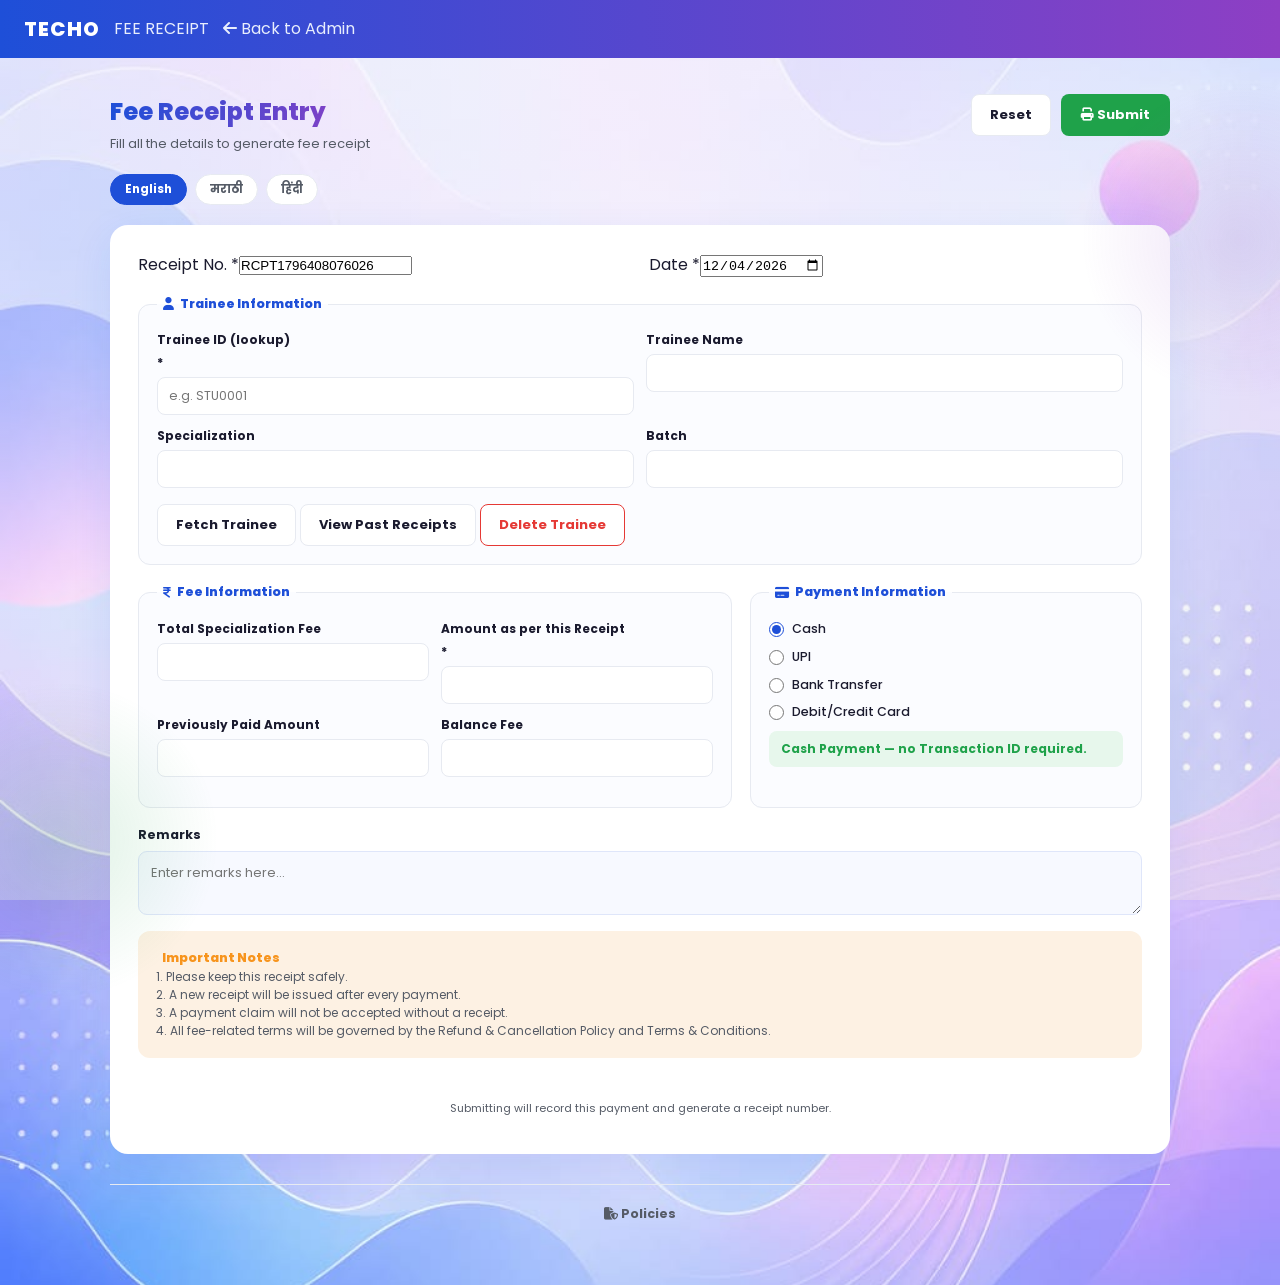
<file: fee-receipt.html>
<!DOCTYPE html>
<html lang="en">
<head>
<meta charset="UTF-8">
<meta name="viewport" content="width=device-width, initial-scale=1.0">
<meta name="color-scheme" content="light">
<meta name="theme-color" content="#ffffff">
<title>Fee Receipt | TECHO</title>
<link rel="preconnect" href="https://fonts.googleapis.com">
<link href="https://fonts.googleapis.com/css2?family=Poppins:wght@400;500;600;700;800&display=swap" rel="stylesheet">
<link rel="stylesheet" href="https://cdnjs.cloudflare.com/ajax/libs/font-awesome/6.5.1/css/all.min.css">
<link rel="stylesheet" href="common.css">
<link rel="stylesheet" href="admin.css">
<link rel="stylesheet" href="forms.css">
</head>
<body>

<div class="admin-topbar">
  <span class="logo-word" style="font-size:20px;"><span>T</span><span>E</span><span>C</span><span>H</span><span>O</span></span>
  <span class="admin-topbar-tag">FEE RECEIPT</span>
  <a href="admin.html" class="topbar-back"><i class="fa-solid fa-arrow-left"></i> Back to Admin</a>
</div>

<main class="admin-main wide-main">

  <div class="form-header-row">
    <div>
      <h2 class="reg-title" data-i18n="fee_receipt_title">Fee Receipt Entry</h2>
      <p class="reg-sub" data-i18n="fee_receipt_sub">Fill all the details to generate fee receipt</p>
      <div class="lang-toggle-bar" id="langToggleBar">
        <button type="button" class="lang-toggle-btn" data-lang="en">English</button>
        <button type="button" class="lang-toggle-btn" data-lang="mr">मराठी</button>
        <button type="button" class="lang-toggle-btn" data-lang="hi">हिंदी</button>
      </div>
    </div>
    <div class="form-header-actions">
      <button type="button" class="fbtn-outline" id="btnReset" data-i18n="reset">Reset</button>
      <button type="submit" form="formReceipt" class="fbtn-solid green"><i class="fa-solid fa-print"></i> <span data-i18n="submit">Generate Receipt</span></button>
    </div>
  </div>

  <form id="formReceipt" class="reg-card">
    <div class="form-grid-2">
      <label><span data-i18n="receipt_no">Receipt No.</span> *<input type="text" id="rcptNo" placeholder="AUTO-GENERATE" readonly></label>
      <label><span data-i18n="date">Date</span> *<input type="date" id="rcptDate" required></label>
    </div>

    <fieldset class="section-fieldset" style="margin-bottom:18px;">
      <legend><i class="fa-solid fa-user"></i> <span data-i18n="student_info">Trainee Information</span></legend>
      <div class="mini-grid">
        <label><span data-i18n="student_id_lookup">Trainee ID (lookup)</span> *<input type="text" id="rcptStudentId" placeholder="e.g. STU0001" required></label>
        <label><span data-i18n="student_name">Trainee Name</span><input type="text" id="rcptName" readonly></label>
      </div>
      <div class="mini-grid">
        <label><span data-i18n="course">Specialization</span><input type="text" id="rcptCourse" readonly></label>
        <label><span data-i18n="batch">Batch</span><input type="text" id="rcptBatch" readonly></label>
      </div>
      <button type="button" id="btnLookup" class="fbtn-outline" style="margin-top:4px;" data-i18n="fetch_student">Fetch Trainee</button>
      <button type="button" id="btnViewReceipts" class="fbtn-outline" style="margin-top:4px;" data-i18n="view_receipts">View Past Receipts</button>
      <button type="button" id="btnDeleteStudent" class="fbtn-outline" style="margin-top:4px;color:var(--red);border-color:var(--red);" data-i18n="delete_student">Delete Trainee</button>
    </fieldset>

    <div id="pastReceiptsWrap" class="detail-box" style="display:none;"></div>

    <div class="form-grid-2">
      <fieldset class="section-fieldset">
        <legend><i class="fa-solid fa-indian-rupee-sign"></i> <span data-i18n="fee_info">Fee Information</span></legend>
        <div class="mini-grid">
          <label><span data-i18n="total_course_fee">Total Specialization Fee</span><input type="number" id="rcptTotal" readonly></label>
          <label><span data-i18n="amount_this_receipt">Amount as per this Receipt</span> *<input type="number" id="rcptAmount" required></label>
        </div>
        <div class="mini-grid">
          <label><span data-i18n="previously_paid">Previously Paid Amount</span><input type="number" id="rcptPrevPaid" readonly></label>
          <label><span data-i18n="balance_fee">Balance Fee</span><input type="number" id="rcptBalance" readonly></label>
        </div>
      </fieldset>

      <fieldset class="radio-fieldset">
        <legend><i class="fa-solid fa-credit-card"></i> <span data-i18n="payment_info">Payment Information</span></legend>
        <label><input type="radio" name="rcptMethod" value="Cash" checked> <span data-i18n="cash">Cash</span></label>
        <label><input type="radio" name="rcptMethod" value="UPI"> <span data-i18n="upi">UPI</span></label>
        <label><input type="radio" name="rcptMethod" value="Bank Transfer"> <span data-i18n="bank_transfer">Bank Transfer</span></label>
        <label><input type="radio" name="rcptMethod" value="Card"> <span data-i18n="debit_credit_card">Debit/Credit Card</span></label>
        <label class="branch-field" id="rcptTxnWrap"><span data-i18n="transaction_utr_ref">Transaction / UTR / Reference No.</span><input type="text" id="rcptTxn" placeholder="Enter reference number"></label>
        <p class="cash-note" id="rcptCashNote" style="display:none;" data-i18n="cash_payment_note">Cash Payment — no Transaction ID required.</p>
      </fieldset>
    </div>

    <label class="reg-full"><span data-i18n="remarks">Remarks</span> <textarea id="rcptRemarks" rows="2" placeholder="Enter remarks here..."></textarea></label>

    <div class="declare-box">
      <legend data-i18n="important_notes">Important Notes</legend>
      <p style="font-size:12px;color:var(--gray-text);margin:0;" data-i18n="fee_notes_html">
        1. Please keep this receipt safely.<br>
        2. A new receipt will be issued after every payment.<br>
        3. A payment claim will not be accepted without a receipt.<br>
        4. All fee-related terms will be governed by the Refund &amp; Cancellation Policy and Terms &amp; Conditions.
      </p>
    </div>

    <p class="form-error" id="rcptError"></p>
    <p class="reg-note" data-i18n="submitting_records_receipt">Submitting will record this payment and generate a receipt number.</p>
  </form>

  <div class="popup-overlay" id="popupOverlay">
    <div class="popup-box">
      <i class="fa-solid fa-circle-check popup-icon"></i>
      <h3 data-i18n="receipt_generated_title">Fee Receipt Generated!</h3>
      <p id="popupMsg"></p>
      <p class="popup-next" data-i18n="opening_installment_next">Opening Installment Form next...</p>
    </div>
  </div>

  <!-- ===================== DELETE TRAINEE — ADMIN AUTH POPUP ===================== -->
  <div class="popup-overlay" id="deleteAuthOverlay">
    <div class="popup-box popup-box-form">
      <i class="fa-solid fa-triangle-exclamation popup-icon popup-icon-red"></i>
      <h3 data-i18n="delete_trainee_title">Delete this Trainee?</h3>
      <p class="screen-sub" data-i18n="delete_trainee_note">This cannot be undone. Enter a Boss / Admin / Supervisor ID and Password to confirm.</p>
      <label><span data-i18n="admin_id">Admin ID</span> <input type="text" id="delAdminId"></label>
      <label><span data-i18n="admin_password">Admin Password</span> <input type="password" id="delAdminPassword"></label>
      <p class="form-error" id="deleteAuthError"></p>
      <div class="popup-btn-row">
        <button type="button" class="fbtn-outline" id="btnCancelDelete" data-i18n="cancel">Cancel</button>
        <button type="button" class="fbtn-solid" id="btnConfirmDelete" style="background:var(--red);" data-i18n="delete_trainee_confirm">Delete Trainee</button>
      </div>
    </div>
  </div>

  <div class="policies-footer-link"><a href="terms.html"><i class="fa-solid fa-file-shield"></i> Policies</a></div>
</main>

<script src="i18n.js"></script>
<script src="config.js"></script>
<script src="fee-receipt.js"></script>
</body>
</html>
</file>
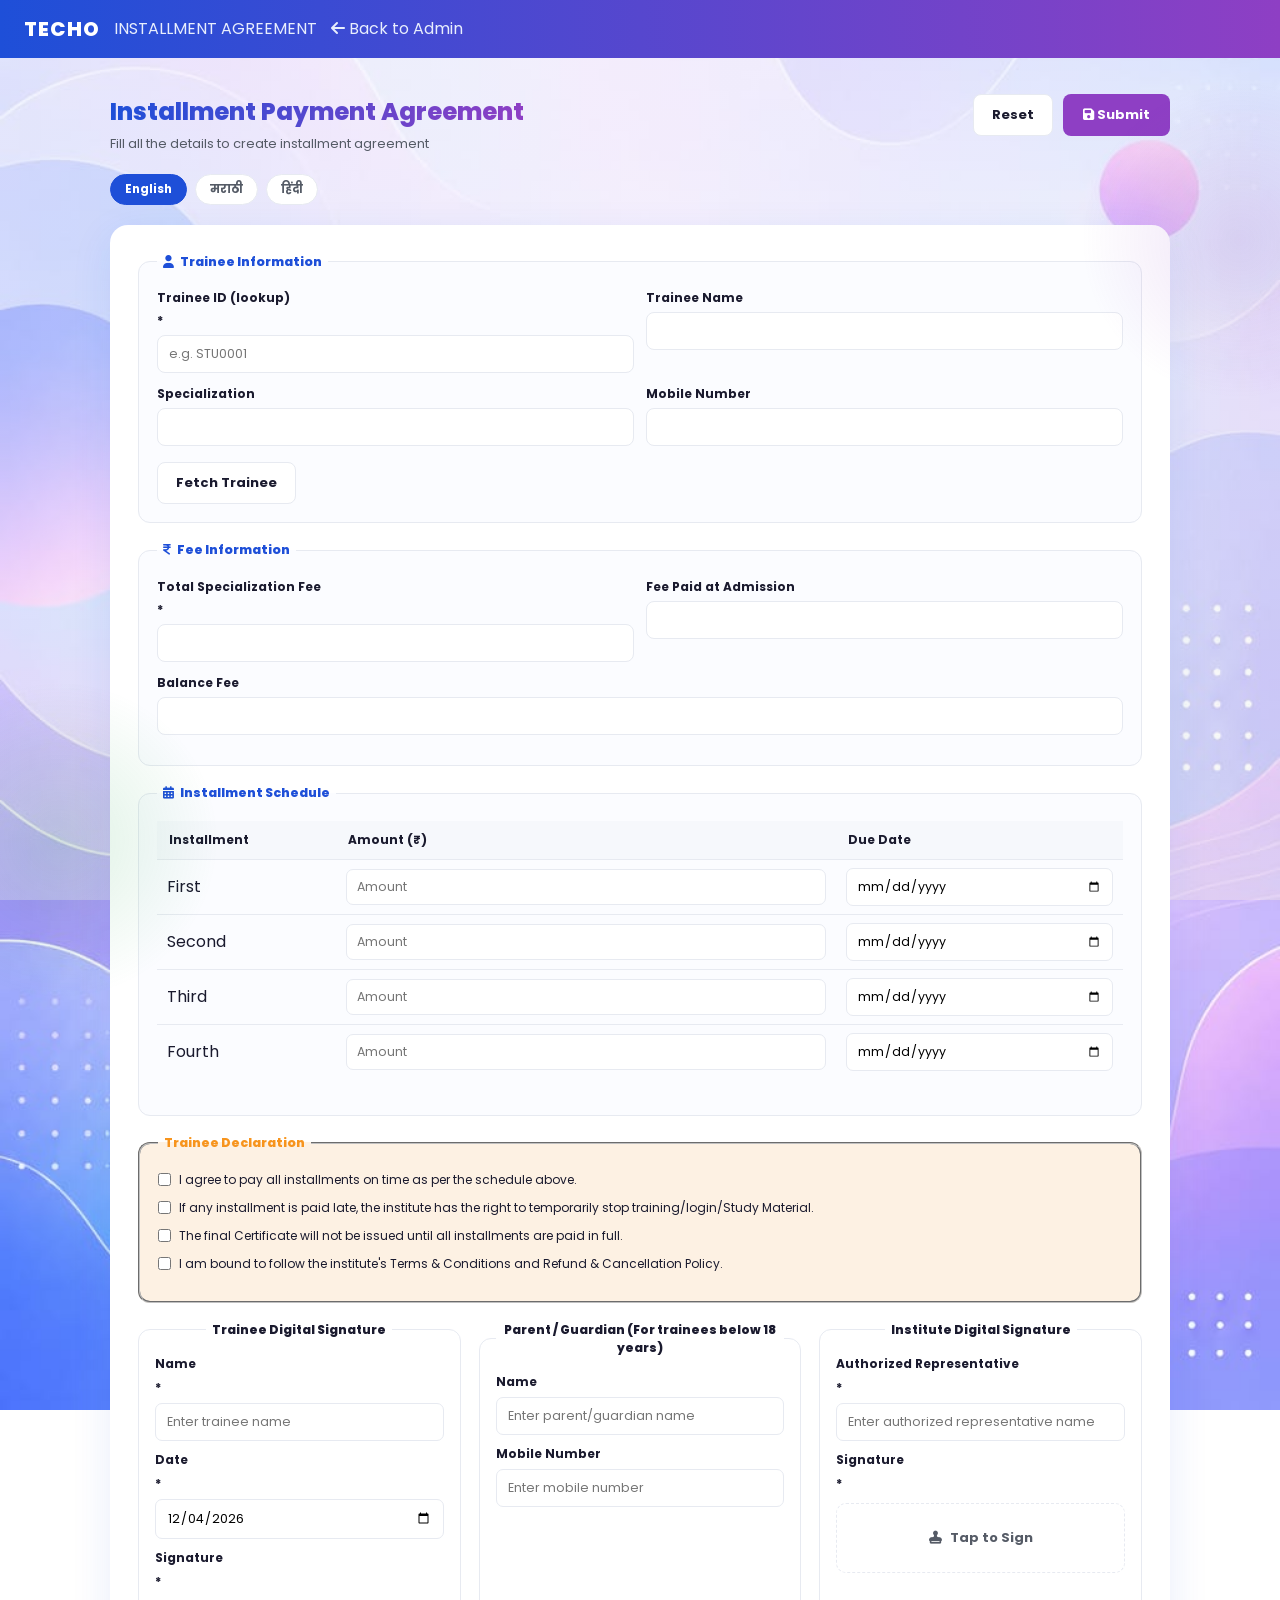
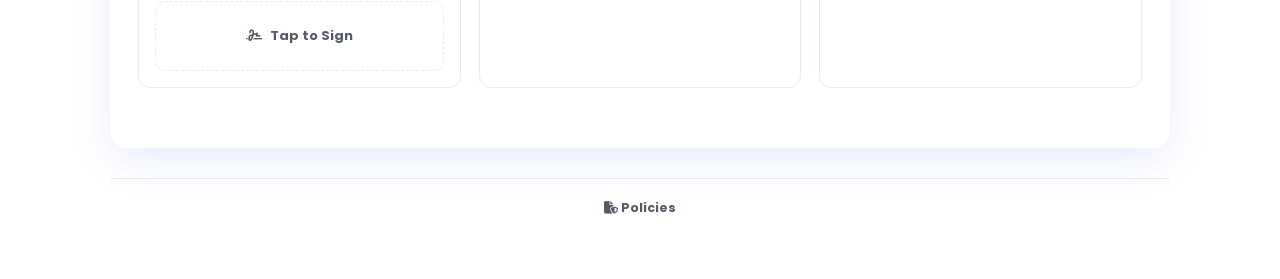
<file: installment.html>
<!DOCTYPE html>
<html lang="en">
<head>
<meta charset="UTF-8">
<meta name="viewport" content="width=device-width, initial-scale=1.0">
<meta name="color-scheme" content="light">
<meta name="theme-color" content="#ffffff">
<title>Installment Payment Agreement | TECHO</title>
<link rel="preconnect" href="https://fonts.googleapis.com">
<link href="https://fonts.googleapis.com/css2?family=Poppins:wght@400;500;600;700;800&display=swap" rel="stylesheet">
<link rel="stylesheet" href="https://cdnjs.cloudflare.com/ajax/libs/font-awesome/6.5.1/css/all.min.css">
<link rel="stylesheet" href="common.css">
<link rel="stylesheet" href="admin.css">
<link rel="stylesheet" href="forms.css">
</head>
<body>

<div class="admin-topbar">
  <span class="logo-word" style="font-size:20px;"><span>T</span><span>E</span><span>C</span><span>H</span><span>O</span></span>
  <span class="admin-topbar-tag">INSTALLMENT AGREEMENT</span>
  <a href="admin.html" class="topbar-back"><i class="fa-solid fa-arrow-left"></i> Back to Admin</a>
</div>

<main class="admin-main wide-main">

  <div class="form-header-row">
    <div>
      <h2 class="reg-title" data-i18n="installment_title">Installment Payment Agreement</h2>
      <p class="reg-sub" data-i18n="installment_sub">Fill all the details to create installment agreement</p>
      <div class="lang-toggle-bar" id="langToggleBar">
        <button type="button" class="lang-toggle-btn" data-lang="en">English</button>
        <button type="button" class="lang-toggle-btn" data-lang="mr">मराठी</button>
        <button type="button" class="lang-toggle-btn" data-lang="hi">हिंदी</button>
      </div>
    </div>
    <div class="form-header-actions">
      <button type="button" class="fbtn-outline" id="btnReset" data-i18n="reset">Reset</button>
      <button type="submit" form="formInstallment" class="fbtn-solid purple"><i class="fa-solid fa-floppy-disk"></i> <span data-i18n="submit">Save Agreement</span></button>
    </div>
  </div>

  <form id="formInstallment" class="reg-card">

    <fieldset class="section-fieldset" style="margin-bottom:18px;">
      <legend><i class="fa-solid fa-user"></i> <span data-i18n="student_info">Trainee Information</span></legend>
      <div class="mini-grid">
        <label><span data-i18n="student_id_lookup">Trainee ID (lookup)</span> *<input type="text" id="instStudentId" placeholder="e.g. STU0001" required></label>
        <label><span data-i18n="student_name">Trainee Name</span><input type="text" id="instName" readonly></label>
      </div>
      <div class="mini-grid">
        <label><span data-i18n="course">Specialization</span><input type="text" id="instCourse" readonly></label>
        <label><span data-i18n="mobile">Mobile Number</span><input type="text" id="instMobile" readonly></label>
      </div>
      <button type="button" id="btnLookupInst" class="fbtn-outline" style="margin-top:4px;" data-i18n="fetch_student">Fetch Trainee</button>
    </fieldset>

    <fieldset class="section-fieldset" style="margin-bottom:18px;">
      <legend><i class="fa-solid fa-indian-rupee-sign"></i> <span data-i18n="fee_info">Fee Information</span></legend>
      <div class="mini-grid">
        <label><span data-i18n="total_course_fee">Total Specialization Fee</span> *<input type="number" id="instTotal" readonly></label>
        <label><span data-i18n="paid_at_admission">Fee Paid at Admission</span><input type="number" id="instPaid" readonly></label>
      </div>
      <label><span data-i18n="balance_fee">Balance Fee</span> <input type="number" id="instBalance" readonly></label>
    </fieldset>

    <fieldset class="section-fieldset" style="margin-bottom:18px;">
      <legend><i class="fa-solid fa-calendar-days"></i> <span data-i18n="installment_schedule">Installment Schedule</span></legend>
      <table class="inst-table">
        <thead><tr><th data-i18n="inst_no">Installment</th><th data-i18n="amount_rs">Amount (₹)</th><th data-i18n="due_date">Due Date</th></tr></thead>
        <tbody>
          <tr><td data-i18n="first">First</td><td><input type="number" id="i1amt" placeholder="Amount"></td><td><input type="date" id="i1date"></td></tr>
          <tr><td data-i18n="second">Second</td><td><input type="number" id="i2amt" placeholder="Amount"></td><td><input type="date" id="i2date"></td></tr>
          <tr><td data-i18n="third">Third</td><td><input type="number" id="i3amt" placeholder="Amount"></td><td><input type="date" id="i3date"></td></tr>
          <tr><td data-i18n="fourth">Fourth</td><td><input type="number" id="i4amt" placeholder="Amount"></td><td><input type="date" id="i4date"></td></tr>
        </tbody>
      </table>
    </fieldset>

    <fieldset class="declare-box">
      <legend><span data-i18n="student_declaration">Trainee Declaration</span></legend>
      <label><input type="checkbox" required> <span data-i18n="declare_point_1">I agree to pay all installments on time as per the schedule above.</span></label>
      <label><input type="checkbox" required> <span data-i18n="declare_point_2">If any installment is paid late, the institute has the right to temporarily stop training/login/Study Material.</span></label>
      <label><input type="checkbox" required> <span data-i18n="declare_point_3">The final Certificate will not be issued until all installments are paid in full.</span></label>
      <label><input type="checkbox" required> <span data-i18n="declare_point_4">I am bound to follow the institute's Terms &amp; Conditions and Refund &amp; Cancellation Policy.</span></label>
    </fieldset>

    <div class="form-grid-3">
      <fieldset class="sign-fieldset">
        <legend><span data-i18n="student_signature">Trainee Digital Signature</span></legend>
        <label><span data-i18n="contact_name">Name</span> *<input type="text" id="signStudentName" placeholder="Enter trainee name"></label>
        <label><span data-i18n="date">Date</span> *<input type="date" id="signDate"></label>
        <label style="text-align:left;"><span data-i18n="sign_pad_label">Signature</span> *</label>
        <div class="sig-field" id="signStudentSignBox">
          <img id="signStudentSignPreview" class="sig-preview-img" style="display:none;" alt="Signature">
          <span class="sig-field-placeholder" id="signStudentSignPlaceholder"><i class="fa-solid fa-signature"></i> <span data-i18n="tap_to_sign">Tap to Sign</span></span>
        </div>
        <input type="hidden" id="signStudentSign">
      </fieldset>

      <fieldset class="sign-fieldset">
        <legend><span data-i18n="parent_guardian">Parent / Guardian (For trainees below 18 years)</span></legend>
        <label><span data-i18n="contact_name">Name</span><input type="text" id="signParentName" placeholder="Enter parent/guardian name"></label>
        <label><span data-i18n="mobile">Mobile Number</span><input type="tel" id="signParentMobile" placeholder="Enter mobile number"></label>
      </fieldset>

      <fieldset class="sign-fieldset">
        <legend><span data-i18n="institute_signature">Institute Digital Signature</span></legend>
        <label><span data-i18n="sign_rep">Authorized Representative</span> *<input type="text" id="signRep" placeholder="Enter authorized representative name"></label>
        <label style="text-align:left;"><span data-i18n="sign_pad_label">Signature</span> *</label>
        <div class="sig-field" id="signRepSignBox">
          <img id="signRepSignPreview" class="sig-preview-img" style="display:none;" alt="Signature">
          <span class="sig-field-placeholder" id="signRepSignPlaceholder"><i class="fa-solid fa-stamp"></i> <span data-i18n="tap_to_sign">Tap to Sign</span></span>
        </div>
        <input type="hidden" id="signRepSign">
      </fieldset>
    </div>

    <p class="form-error" id="instError"></p>
  </form>

  <div class="popup-overlay" id="popupOverlay">
    <div class="popup-box">
      <i class="fa-solid fa-circle-check popup-icon"></i>
      <h3 data-i18n="installment_saved_title">Installment Agreement Saved!</h3>
      <p id="popupMsg"></p>
      <p class="popup-next" data-i18n="enrollment_complete">Enrollment complete for this trainee.</p>
      <a href="admin.html" class="popup-done-btn" data-i18n="done">Done</a>
    </div>
  </div>

  <!-- ===================== SIGNATURE PAD (shared) ===================== -->
  <div class="popup-overlay" id="signaturePadOverlay">
    <div class="popup-box popup-box-form sig-pad-box">
      <h3 data-i18n="sign_here">Sign Here</h3>
      <canvas id="sigPadCanvas" width="360" height="150"></canvas>
      <p class="form-error" id="sigPadError"></p>
      <div class="popup-btn-row">
        <button type="button" class="fbtn-outline" id="sigPadClear" data-i18n="clear">Clear</button>
        <button type="button" class="fbtn-outline" id="sigPadCancel" data-i18n="cancel">Cancel</button>
        <button type="button" class="fbtn-solid" id="sigPadSave" data-i18n="save_signature">Save Signature</button>
      </div>
    </div>
  </div>

  <div class="policies-footer-link"><a href="terms.html"><i class="fa-solid fa-file-shield"></i> Policies</a></div>
</main>

<script src="i18n.js"></script>
<script src="config.js"></script>
<script src="signature.js"></script>
<script src="installment.js"></script>
</body>
</html>
</file>
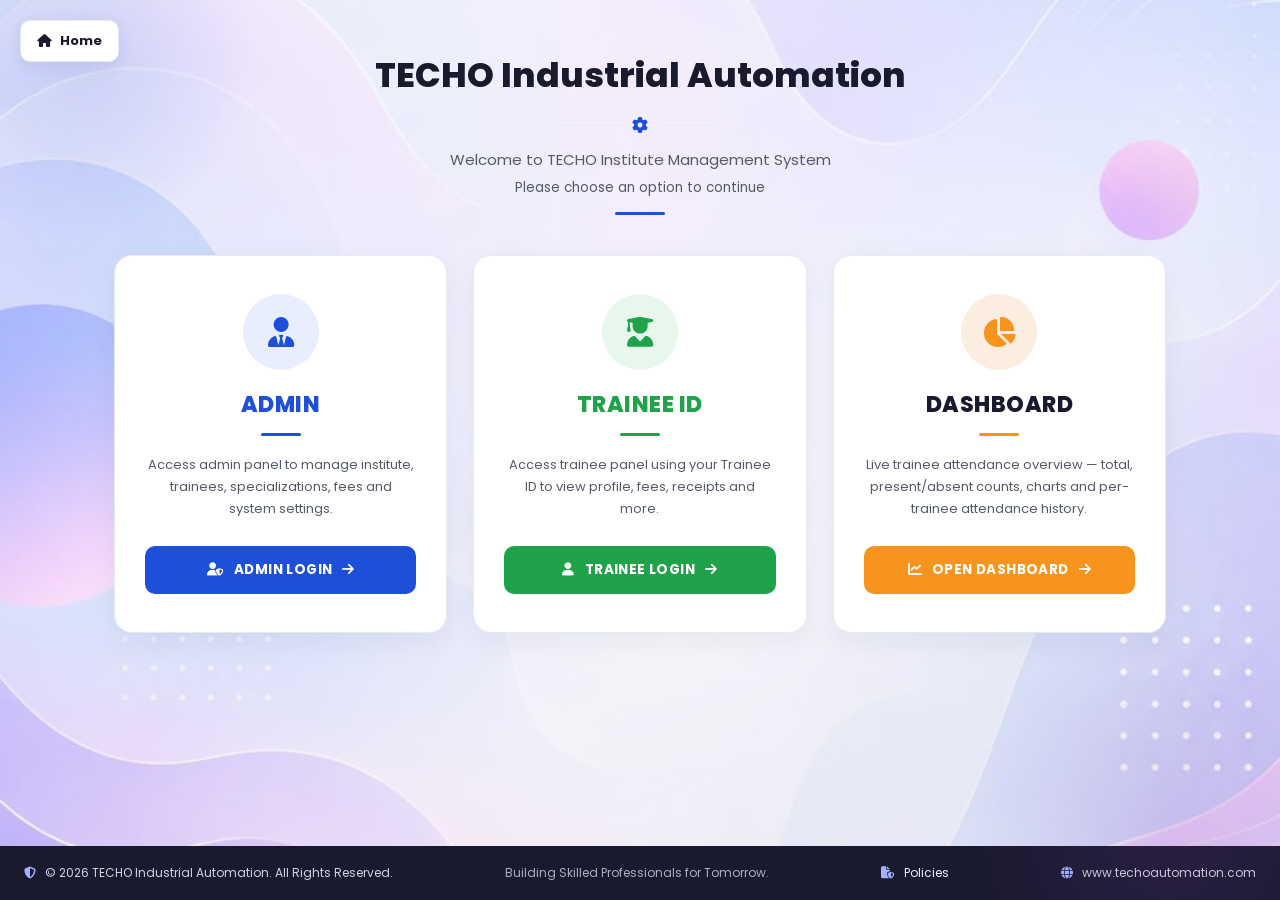
<file: portal.html>
<!DOCTYPE html>
<html lang="en">
<head>
<meta charset="UTF-8">
<meta name="viewport" content="width=device-width, initial-scale=1.0">
<meta name="color-scheme" content="light">
<meta name="theme-color" content="#ffffff">
<title>TECHO Institute Management System</title>
<link rel="preconnect" href="https://fonts.googleapis.com">
<link href="https://fonts.googleapis.com/css2?family=Poppins:wght@400;500;600;700;800&display=swap" rel="stylesheet">
<link rel="stylesheet" href="https://cdnjs.cloudflare.com/ajax/libs/font-awesome/6.5.1/css/all.min.css">
<link rel="stylesheet" href="common.css">
<link rel="stylesheet" href="portal.css">
</head>
<body>

<div class="portal-wrap">
  <a href="index.html" class="portal-home-btn"><i class="fa-solid fa-house"></i> Home</a>
  <div class="portal-inner">

    <h1 class="portal-heading">TECHO Industrial Automation</h1>
    <div class="portal-divider"><span></span><i class="fa-solid fa-gear"></i><span></span></div>
    <p class="portal-welcome">Welcome to TECHO Institute Management System</p>
    <p class="portal-choose">Please choose an option to continue</p>
    <div class="portal-underline"></div>

    <div class="portal-cards">
      <div class="portal-card admin-card">
        <div class="pc-icon admin-icon"><i class="fa-solid fa-user-tie"></i></div>
        <h2>ADMIN</h2>
        <div class="pc-underline admin-underline"></div>
        <p>Access admin panel to manage institute, trainees, specializations, fees and system settings.</p>
        <a href="admin.html" class="pc-btn admin-btn"><i class="fa-solid fa-user-shield"></i> ADMIN LOGIN <i class="fa-solid fa-arrow-right"></i></a>
      </div>

      <div class="portal-card student-card">
        <div class="pc-icon student-icon"><i class="fa-solid fa-user-graduate"></i></div>
        <h2>TRAINEE ID</h2>
        <div class="pc-underline student-underline"></div>
        <p>Access trainee panel using your Trainee ID to view profile, fees, receipts and more.</p>
        <a href="student.html" class="pc-btn student-btn"><i class="fa-solid fa-user"></i> TRAINEE LOGIN <i class="fa-solid fa-arrow-right"></i></a>
      </div>

      <div class="portal-card dashboard-card">
        <div class="pc-icon dashboard-icon"><i class="fa-solid fa-chart-pie"></i></div>
        <h2>DASHBOARD</h2>
        <div class="pc-underline dashboard-underline"></div>
        <p>Live trainee attendance overview — total, present/absent counts, charts and per-trainee attendance history.</p>
        <a href="dashboard.html" class="pc-btn dashboard-btn"><i class="fa-solid fa-chart-line"></i> OPEN DASHBOARD <i class="fa-solid fa-arrow-right"></i></a>
      </div>
    </div>

  </div>

  <footer class="portal-footer">
    <span><i class="fa-solid fa-shield-halved"></i> © 2026 TECHO Industrial Automation. All Rights Reserved.</span>
    <span class="pf-mid">Building Skilled Professionals for Tomorrow.</span>
    <span><a href="terms.html" style="color:#e8eefd;"><i class="fa-solid fa-file-shield"></i> Policies</a></span>
    <span><i class="fa-solid fa-globe"></i> www.techoautomation.com</span>
  </footer>
</div>

</body>
</html>
</file>
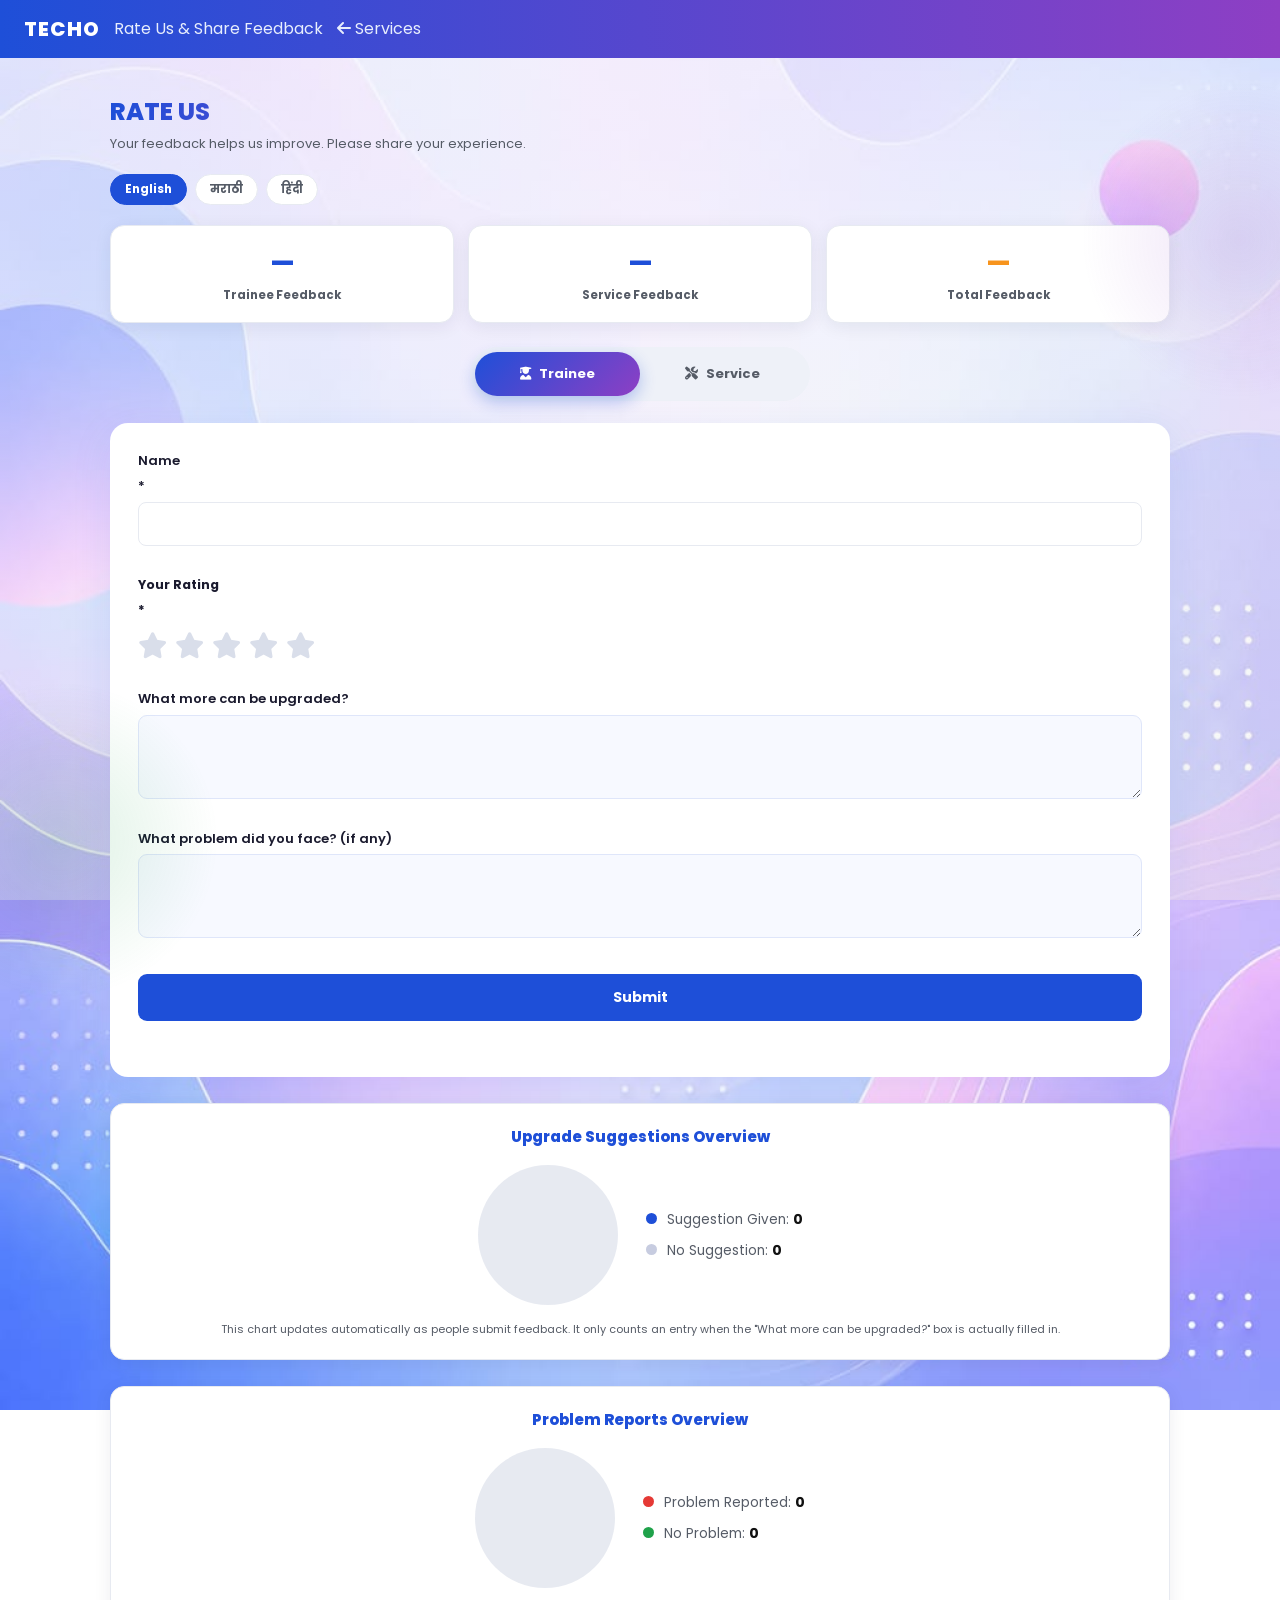
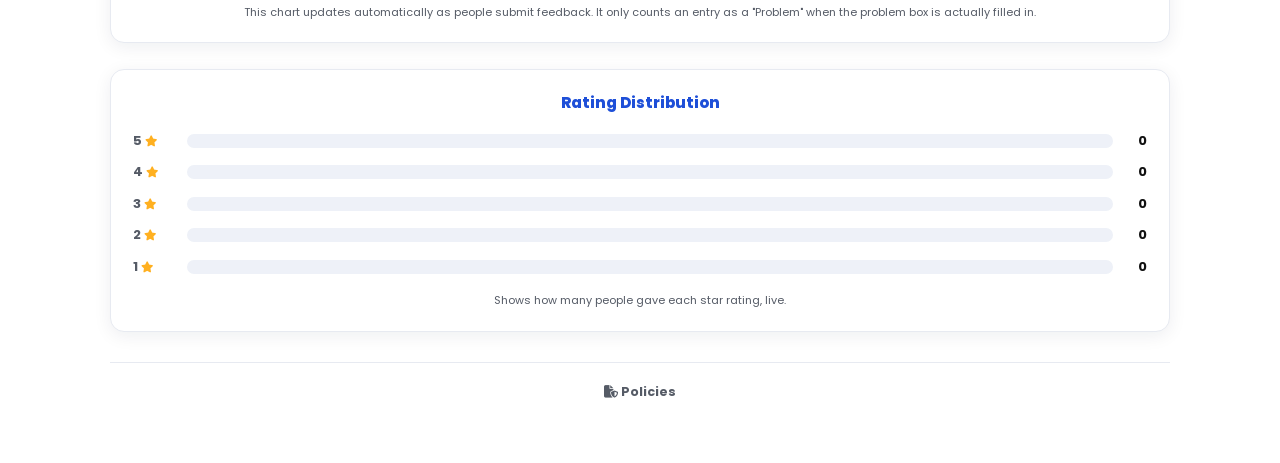
<file: rating.html>
<!DOCTYPE html>
<html lang="en">
<head>
<meta charset="UTF-8">
<meta name="viewport" content="width=device-width, initial-scale=1.0">
<meta name="color-scheme" content="light">
<meta name="theme-color" content="#ffffff">
<title>Rate Us | TECHO</title>
<link rel="preconnect" href="https://fonts.googleapis.com">
<link href="https://fonts.googleapis.com/css2?family=Poppins:wght@400;500;600;700;800&display=swap" rel="stylesheet">
<link rel="stylesheet" href="https://cdnjs.cloudflare.com/ajax/libs/font-awesome/6.5.1/css/all.min.css">
<link rel="stylesheet" href="common.css">
<link rel="stylesheet" href="admin.css">
<link rel="stylesheet" href="forms.css">
<link rel="stylesheet" href="rating.css">
</head>
<body>

<div class="admin-topbar">
  <span class="logo-word" style="font-size:20px;"><span>T</span><span>E</span><span>C</span><span>H</span><span>O</span></span>
  <span class="admin-topbar-tag">Rate Us &amp; Share Feedback</span>
  <a href="services.html" class="topbar-back"><i class="fa-solid fa-arrow-left"></i> Services</a>
</div>

<main class="admin-main wide-main">

  <div class="form-header-row">
    <div>
      <h2 class="reg-title" data-i18n="rating_title">RATE US</h2>
      <p class="reg-sub" data-i18n="rating_sub">Your feedback helps us improve. Please share your experience.</p>
      <div class="lang-toggle-bar" id="langToggleBar">
        <button type="button" class="lang-toggle-btn" data-lang="en">English</button>
        <button type="button" class="lang-toggle-btn" data-lang="mr">मराठी</button>
        <button type="button" class="lang-toggle-btn" data-lang="hi">हिंदी</button>
      </div>
    </div>
  </div>

  <div class="rating-counts">
    <div class="rc-box">
      <span class="rc-num" id="rcStudent">—</span>
      <p data-i18n="rc_student">Trainee Feedback</p>
    </div>
    <div class="rc-box">
      <span class="rc-num" id="rcService">—</span>
      <p data-i18n="rc_service">Service Feedback</p>
    </div>
    <div class="rc-box rc-total">
      <span class="rc-num" id="rcTotal">—</span>
      <p data-i18n="rc_total">Total Feedback</p>
    </div>
  </div>

  <div class="rating-toggle" id="ratingToggle">
    <button type="button" class="rt-btn active" data-type="student"><i class="fa-solid fa-user-graduate"></i> <span data-i18n="rt_student">Trainee</span></button>
    <button type="button" class="rt-btn" data-type="service"><i class="fa-solid fa-screwdriver-wrench"></i> <span data-i18n="rt_service">Service</span></button>
  </div>

  <!-- ===================== TRAINEE RATING FORM ===================== -->
  <form id="studentRatingForm" class="admin-form reg-card rating-form" data-type="student">
    <label class="reg-full"><span data-i18n="name">Name</span> *<input type="text" id="srtName" required></label>

    <div class="reg-full">
      <span data-i18n="rt_your_rating">Your Rating</span> *
      <div class="star-rating" id="srtStars" data-value="0">
        <i class="fa-solid fa-star" data-star="1"></i>
        <i class="fa-solid fa-star" data-star="2"></i>
        <i class="fa-solid fa-star" data-star="3"></i>
        <i class="fa-solid fa-star" data-star="4"></i>
        <i class="fa-solid fa-star" data-star="5"></i>
      </div>
      <input type="hidden" id="srtRatingValue" value="0">
    </div>

    <label class="reg-full"><span data-i18n="rt_upgrade">What more can be upgraded?</span><textarea id="srtUpgrade" rows="3"></textarea></label>
    <label class="reg-full"><span data-i18n="rt_problem">What problem did you face? (if any)</span><textarea id="srtProblem" rows="3"></textarea></label>

    <button type="submit" class="admin-submit" id="srtSubmitBtn" data-i18n="submit">Submit</button>
    <p class="form-error" id="srtError"></p>
  </form>

  <!-- ===================== SERVICE RATING FORM ===================== -->
  <form id="serviceRatingForm" class="admin-form reg-card rating-form" data-type="service" style="display:none;">
    <label class="reg-full"><span data-i18n="name">Name</span> *<input type="text" id="svrName" required></label>
    <label class="reg-full"><span data-i18n="rt_which_service">Which service? (optional)</span><input type="text" id="svrService"></label>

    <div class="reg-full">
      <span data-i18n="rt_your_rating">Your Rating</span> *
      <div class="star-rating" id="svrStars" data-value="0">
        <i class="fa-solid fa-star" data-star="1"></i>
        <i class="fa-solid fa-star" data-star="2"></i>
        <i class="fa-solid fa-star" data-star="3"></i>
        <i class="fa-solid fa-star" data-star="4"></i>
        <i class="fa-solid fa-star" data-star="5"></i>
      </div>
      <input type="hidden" id="svrRatingValue" value="0">
    </div>

    <label class="reg-full"><span data-i18n="rt_upgrade">What more can be upgraded?</span><textarea id="svrUpgrade" rows="3"></textarea></label>
    <label class="reg-full"><span data-i18n="rt_problem">What problem did you face? (if any)</span><textarea id="svrProblem" rows="3"></textarea></label>

    <button type="submit" class="admin-submit" id="svrSubmitBtn" data-i18n="submit">Submit</button>
    <p class="form-error" id="svrError"></p>
  </form>

  <!-- ===================== UPGRADE SUGGESTIONS PIE CHART (live) ===================== -->
  <div class="problem-chart-box">
    <h3 data-i18n="upgrade_chart_title">Upgrade Suggestions Overview</h3>
    <div class="pc-wrap">
      <div class="pc-pie" id="upgradePie"></div>
      <div class="pc-legend">
        <div class="pc-legend-item"><span class="pc-dot pc-dot-blue"></span> <span data-i18n="pc_upgrade">Suggestion Given</span>: <b id="pcUpgradeCount">0</b></div>
        <div class="pc-legend-item"><span class="pc-dot pc-dot-gray"></span> <span data-i18n="pc_no_upgrade">No Suggestion</span>: <b id="pcNoUpgradeCount">0</b></div>
      </div>
    </div>
    <p class="pc-note" data-i18n="pc_upgrade_note">This chart updates automatically as people submit feedback. It only counts an entry when the "What more can be upgraded?" box is actually filled in.</p>
  </div>

  <!-- ===================== PROBLEM REPORTS PIE CHART (live) ===================== -->
  <div class="problem-chart-box">
    <h3 data-i18n="problem_chart_title">Problem Reports Overview</h3>
    <div class="pc-wrap">
      <div class="pc-pie" id="problemPie"></div>
      <div class="pc-legend">
        <div class="pc-legend-item"><span class="pc-dot pc-dot-red"></span> <span data-i18n="pc_problem">Problem Reported</span>: <b id="pcProblemCount">0</b></div>
        <div class="pc-legend-item"><span class="pc-dot pc-dot-green"></span> <span data-i18n="pc_no_problem">No Problem</span>: <b id="pcNoProblemCount">0</b></div>
      </div>
    </div>
    <p class="pc-note" data-i18n="pc_note">This chart updates automatically as people submit feedback. It only counts an entry as a "Problem" when the problem box is actually filled in.</p>
  </div>

  <!-- ===================== RATING DISTRIBUTION CHART (live) ===================== -->
  <div class="problem-chart-box">
    <h3 data-i18n="rating_chart_title">Rating Distribution</h3>
    <div class="rating-bars" id="ratingBars">
      <div class="rb-row"><span class="rb-label">5 <i class="fa-solid fa-star"></i></span><div class="rb-track"><div class="rb-fill" id="rbFill5"></div></div><b id="rbCount5">0</b></div>
      <div class="rb-row"><span class="rb-label">4 <i class="fa-solid fa-star"></i></span><div class="rb-track"><div class="rb-fill" id="rbFill4"></div></div><b id="rbCount4">0</b></div>
      <div class="rb-row"><span class="rb-label">3 <i class="fa-solid fa-star"></i></span><div class="rb-track"><div class="rb-fill" id="rbFill3"></div></div><b id="rbCount3">0</b></div>
      <div class="rb-row"><span class="rb-label">2 <i class="fa-solid fa-star"></i></span><div class="rb-track"><div class="rb-fill" id="rbFill2"></div></div><b id="rbCount2">0</b></div>
      <div class="rb-row"><span class="rb-label">1 <i class="fa-solid fa-star"></i></span><div class="rb-track"><div class="rb-fill" id="rbFill1"></div></div><b id="rbCount1">0</b></div>
    </div>
    <p class="pc-note" data-i18n="rating_chart_note">Shows how many people gave each star rating, live.</p>
  </div>

  <div class="policies-footer-link"><a href="terms.html"><i class="fa-solid fa-file-shield"></i> Policies</a></div>

</main>

<!-- ===================== THANK YOU POPUP ===================== -->
<div class="popup-overlay" id="ratingPopupOverlay">
  <div class="popup-box">
    <i class="fa-solid fa-circle-check popup-icon"></i>
    <h3 data-i18n="rt_thanks_title">Thank You!</h3>
    <p data-i18n="rt_thanks_msg">Your feedback means a lot to us.</p>
  </div>
</div>

<script src="i18n.js"></script>
<script src="config.js"></script>
<script src="rating.js"></script>
</body>
</html>
</file>
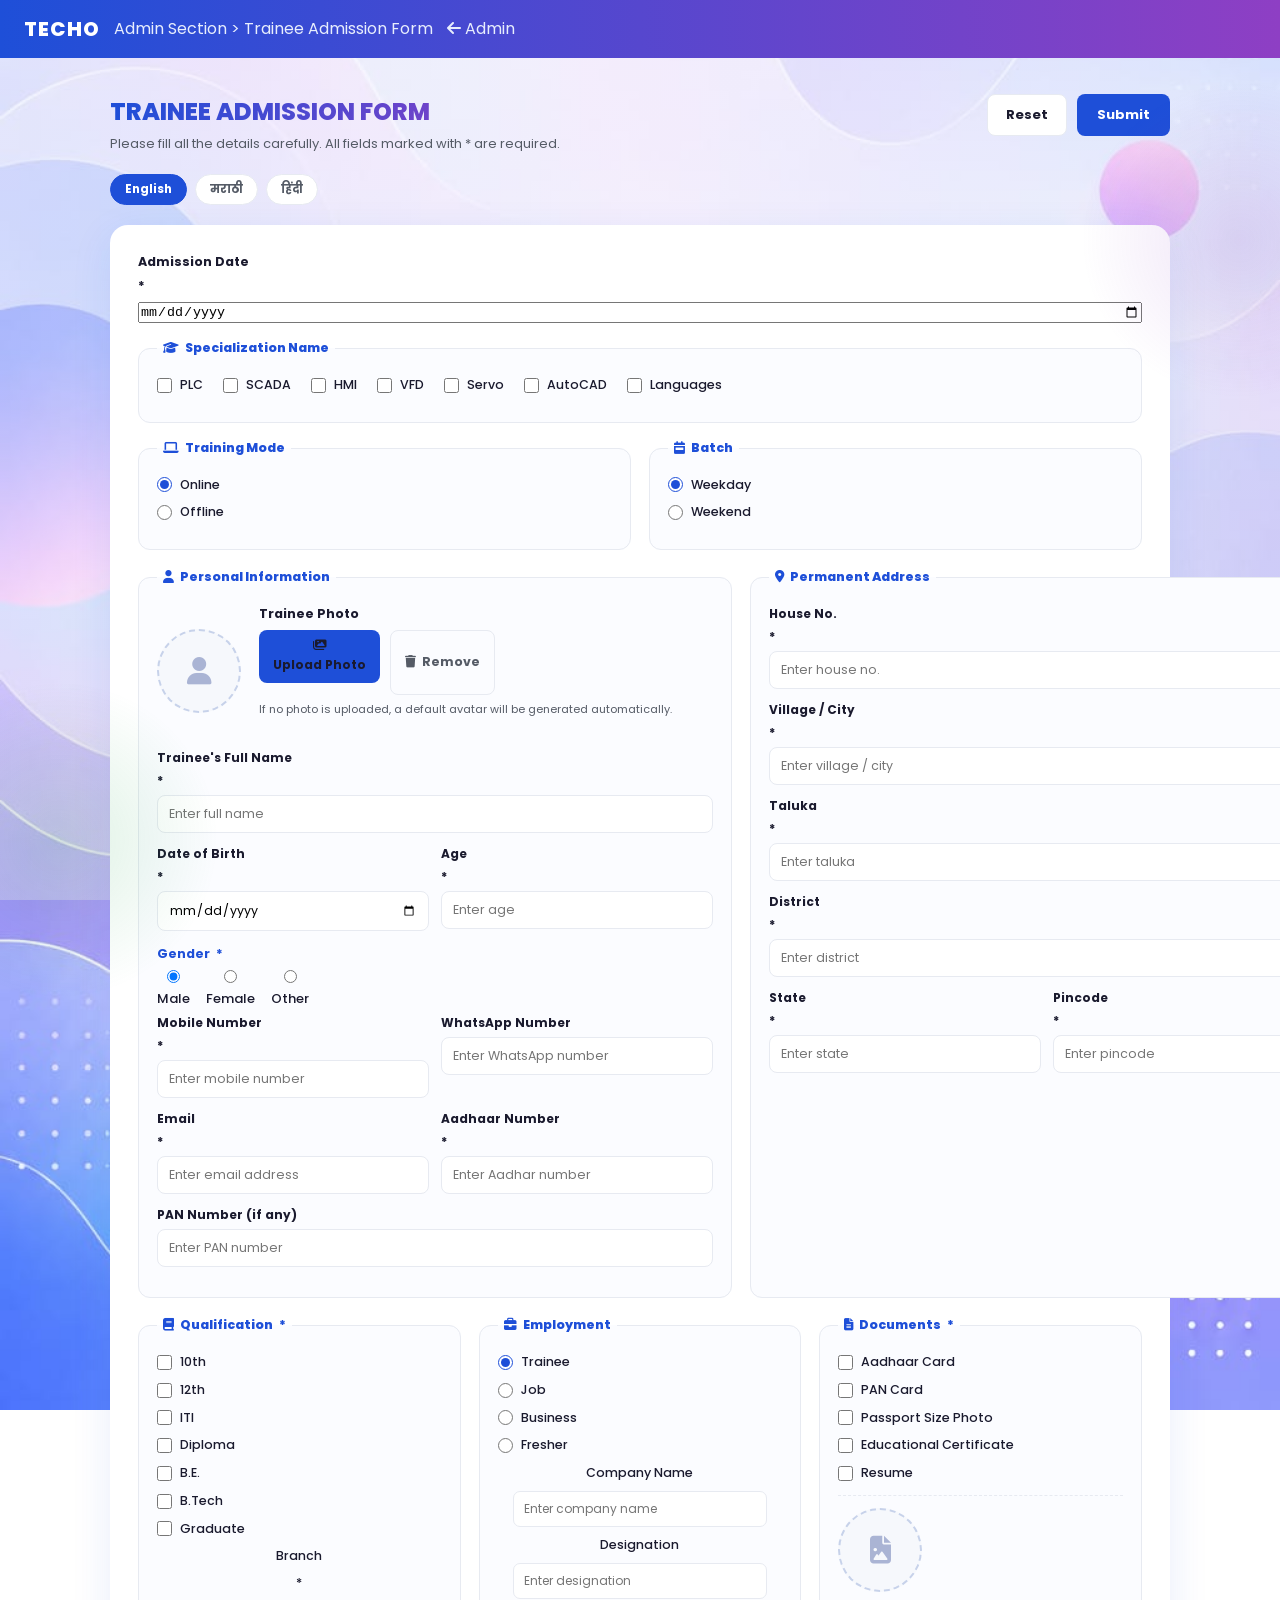
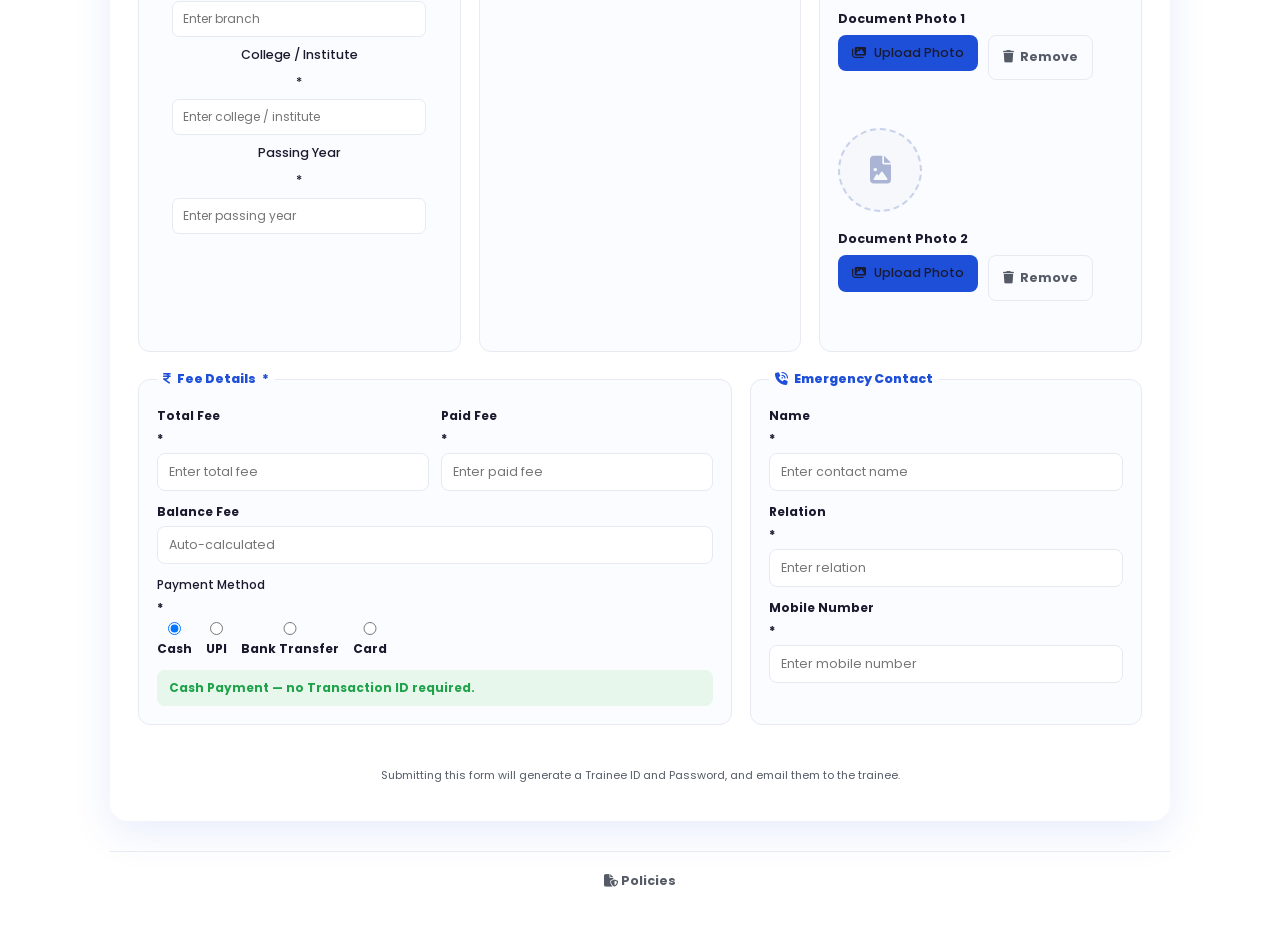
<file: student-admission.html>
<!DOCTYPE html>
<html lang="en">
<head>
<meta charset="UTF-8">
<meta name="viewport" content="width=device-width, initial-scale=1.0">
<meta name="color-scheme" content="light">
<meta name="theme-color" content="#ffffff">
<title>Trainee Admission Form | TECHO</title>
<link rel="preconnect" href="https://fonts.googleapis.com">
<link href="https://fonts.googleapis.com/css2?family=Poppins:wght@400;500;600;700;800&display=swap" rel="stylesheet">
<link rel="stylesheet" href="https://cdnjs.cloudflare.com/ajax/libs/font-awesome/6.5.1/css/all.min.css">
<link rel="stylesheet" href="common.css">
<link rel="stylesheet" href="admin.css">
<link rel="stylesheet" href="forms.css">
</head>
<body>

<div class="admin-topbar">
  <span class="logo-word" style="font-size:20px;"><span>T</span><span>E</span><span>C</span><span>H</span><span>O</span></span>
  <span class="admin-topbar-tag">Admin Section &gt; Trainee Admission Form</span>
  <a href="admin.html" class="topbar-back"><i class="fa-solid fa-arrow-left"></i> Admin</a>
</div>

<main class="admin-main wide-main">

  <div class="form-header-row">
    <div>
      <h2 class="reg-title" data-i18n="admission_form_title">TRAINEE ADMISSION FORM</h2>
      <p class="reg-sub" data-i18n="admission_form_sub">Please fill all the details carefully. All fields marked with * are required.</p>
      <div class="lang-toggle-bar" id="langToggleBar">
        <button type="button" class="lang-toggle-btn" data-lang="en">English</button>
        <button type="button" class="lang-toggle-btn" data-lang="mr">मराठी</button>
        <button type="button" class="lang-toggle-btn" data-lang="hi">हिंदी</button>
      </div>
    </div>
    <div class="form-header-actions">
      <button type="button" class="fbtn-outline" id="btnReset" data-i18n="reset">Reset</button>
      <button type="submit" form="formAdmission" class="fbtn-solid" data-i18n="submit">Submit</button>
    </div>
  </div>

  <form id="formAdmission" class="reg-card">

    <label class="reg-full"><span data-i18n="admission_date">Admission Date</span> *<input type="date" id="admDate" required></label>

    <fieldset class="check-fieldset course-fieldset reg-full">
        <legend><i class="fa-solid fa-graduation-cap"></i> <span data-i18n="course_name">कोर्सचे नाव (Specialization Name) *</span></legend>
        <div class="course-main-list">
          <label><input type="checkbox" class="course-toggle" name="course" value="PLC" data-course="PLC"> PLC</label>
          <label><input type="checkbox" class="course-toggle" name="course" value="SCADA" data-course="SCADA"> SCADA</label>
          <label><input type="checkbox" class="course-toggle" name="course" value="HMI" data-course="HMI"> HMI</label>
          <label><input type="checkbox" class="course-toggle" name="course" value="VFD" data-course="VFD"> VFD</label>
          <label><input type="checkbox" class="course-toggle" name="course" value="Servo" data-course="Servo"> Servo</label>
          <label><input type="checkbox" class="course-toggle" name="course" value="AutoCAD" data-course="AutoCAD"> AutoCAD</label>
          <label><input type="checkbox" class="course-toggle" name="course" value="Languages" data-course="Languages"> Languages</label>
        </div>

        <div class="course-sub-panel" data-course-panel="PLC" style="display:none;">
          <div class="course-sub-title">PLC <span data-i18n="course_options">— select options</span></div>
          <label class="select-all-label"><input type="checkbox" class="select-all-cb" data-target="PLC"> <span data-i18n="select_all">Select All</span></label>
          <label><input type="checkbox" name="courseOpt_PLC" value="Delta"> Delta</label>
          <label><input type="checkbox" name="courseOpt_PLC" value="Siemens"> Siemens</label>
          <label><input type="checkbox" name="courseOpt_PLC" value="GX Developer"> GX Developer</label>
          <label><input type="checkbox" name="courseOpt_PLC" value="Allen Bradley"> Allen Bradley</label>
          <label><input type="checkbox" name="courseOpt_PLC" value="Schneider"> Schneider</label>
          <label><input type="checkbox" name="courseOpt_PLC" value="Omron"> Omron</label>
          <label><input type="checkbox" name="courseOpt_PLC" value="Coolmay"> Coolmay</label>
        </div>

        <div class="course-sub-panel" data-course-panel="SCADA" style="display:none;">
          <div class="course-sub-title">SCADA <span data-i18n="course_options">— select options</span></div>
          <label class="select-all-label"><input type="checkbox" class="select-all-cb" data-target="SCADA"> <span data-i18n="select_all">Select All</span></label>
          <label><input type="checkbox" name="courseOpt_SCADA" value="Wonderware InTouch"> Wonderware InTouch</label>
          <label><input type="checkbox" name="courseOpt_SCADA" value="Open SCADA"> Open SCADA</label>
          <label><input type="checkbox" name="courseOpt_SCADA" value="WinCC"> WinCC</label>
          <label><input type="checkbox" name="courseOpt_SCADA" value="FactoryTalk View"> FactoryTalk View</label>
          <label><input type="checkbox" name="courseOpt_SCADA" value="VTScada"> VTScada</label>
        </div>

        <div class="course-sub-panel" data-course-panel="HMI" style="display:none;">
          <div class="course-sub-title">HMI <span data-i18n="course_options">— select options</span></div>
          <label class="select-all-label"><input type="checkbox" class="select-all-cb" data-target="HMI"> <span data-i18n="select_all">Select All</span></label>
          <label><input type="checkbox" name="courseOpt_HMI" value="Delta"> Delta</label>
          <label><input type="checkbox" name="courseOpt_HMI" value="Siemens"> Siemens</label>
          <label><input type="checkbox" name="courseOpt_HMI" value="INVT"> INVT</label>
          <label><input type="checkbox" name="courseOpt_HMI" value="Coolmay"> Coolmay</label>
          <label><input type="checkbox" name="courseOpt_HMI" value="Weintek"> Weintek</label>
          <label><input type="checkbox" name="courseOpt_HMI" value="Pro-face"> Pro-face</label>
          <label><input type="checkbox" name="courseOpt_HMI" value="MView"> MView</label>
          <label><input type="checkbox" name="courseOpt_HMI" value="TP Works"> TP Works</label>
        </div>

        <div class="course-sub-panel" data-course-panel="VFD" style="display:none;">
          <div class="course-sub-title">VFD <span data-i18n="course_options">— select options</span></div>
          <label class="select-all-label"><input type="checkbox" class="select-all-cb" data-target="VFD"> <span data-i18n="select_all">Select All</span></label>
          <label><input type="checkbox" name="courseOpt_VFD" value="Delta"> Delta</label>
          <label><input type="checkbox" name="courseOpt_VFD" value="Siemens"> Siemens</label>
          <label><input type="checkbox" name="courseOpt_VFD" value="INVT"> INVT</label>
          <label><input type="checkbox" name="courseOpt_VFD" value="Schneider"> Schneider</label>
          <label><input type="checkbox" name="courseOpt_VFD" value="ABB"> ABB</label>
          <label><input type="checkbox" name="courseOpt_VFD" value="Danfoss"> Danfoss</label>
        </div>

        <div class="course-sub-panel" data-course-panel="Servo" style="display:none;">
          <div class="course-sub-title">Servo <span data-i18n="course_options">— select options</span></div>
          <label class="select-all-label"><input type="checkbox" class="select-all-cb" data-target="Servo"> <span data-i18n="select_all">Select All</span></label>
          <label><input type="checkbox" name="courseOpt_Servo" value="Delta"> Delta</label>
          <label><input type="checkbox" name="courseOpt_Servo" value="Mitsubishi"> Mitsubishi</label>
          <label><input type="checkbox" name="courseOpt_Servo" value="Siemens"> Siemens</label>
          <label><input type="checkbox" name="courseOpt_Servo" value="Schneider"> Schneider</label>
          <label><input type="checkbox" name="courseOpt_Servo" value="Panasonic"> Panasonic</label>
          <label><input type="checkbox" name="courseOpt_Servo" value="INVT"> INVT</label>
        </div>

        <div class="course-sub-panel" data-course-panel="AutoCAD" style="display:none;">
          <div class="course-sub-title">AutoCAD <span data-i18n="course_options">— select options</span></div>
          <label class="select-all-label"><input type="checkbox" class="select-all-cb" data-target="AutoCAD"> <span data-i18n="select_all">Select All</span></label>
          <label><input type="checkbox" name="courseOpt_AutoCAD" value="AutoCAD Electrical"> AutoCAD Electrical</label>
          <label><input type="checkbox" name="courseOpt_AutoCAD" value="EPLAN"> EPLAN</label>
        </div>

        <div class="course-sub-panel" data-course-panel="Languages" style="display:none;">
          <div class="course-sub-title">Languages <span data-i18n="course_options">— select options</span></div>
          <label class="select-all-label"><input type="checkbox" class="select-all-cb" data-target="Languages"> <span data-i18n="select_all">Select All</span></label>
          <label><input type="checkbox" name="courseOpt_Languages" value="HTML"> HTML</label>
          <label><input type="checkbox" name="courseOpt_Languages" value="CSS"> CSS</label>
          <label><input type="checkbox" name="courseOpt_Languages" value="JavaScript"> JavaScript</label>
          <label><input type="checkbox" name="courseOpt_Languages" value="Java"> Java</label>
          <label><input type="checkbox" name="courseOpt_Languages" value="Python"> Python</label>
        </div>
    </fieldset>

    <div class="form-grid-2">
      <fieldset class="radio-fieldset">
        <legend><i class="fa-solid fa-laptop"></i> <span data-i18n="training_mode">प्रशिक्षण प्रकार (Training Mode) *</span></legend>
        <label><input type="radio" name="mode" value="Online" checked> Online</label>
        <label><input type="radio" name="mode" value="Offline"> Offline</label>
      </fieldset>

      <fieldset class="radio-fieldset">
        <legend><i class="fa-solid fa-calendar-week"></i> <span data-i18n="batch">बॅच (Batch) *</span></legend>
        <label><input type="radio" name="batch" value="Weekday" checked> Weekday</label>
        <label><input type="radio" name="batch" value="Weekend"> Weekend</label>
      </fieldset>
    </div>

    <div class="form-grid-2">
      <fieldset class="section-fieldset">
        <legend><i class="fa-solid fa-user"></i> <span data-i18n="personal_info">Personal Information</span></legend>

        <div class="photo-upload-box compact" id="saPhotoBox">
          <div class="photo-preview" id="saPhotoPreview"><img id="saPhotoImg" alt=""><i class="fa-solid fa-user"></i></div>
          <div class="photo-upload-actions">
            <span class="photo-upload-label" data-i18n="trainee_photo">Trainee Photo</span>
            <div class="photo-upload-btn-row">
              <label class="photo-upload-btn" for="saPhotoFile"><i class="fa-solid fa-images"></i> <span data-i18n="upload_photo">Upload Photo</span></label>
              <input type="file" id="saPhotoFile" accept="image/*" hidden>
              <button type="button" class="photo-remove-btn" id="saPhotoRemove"><i class="fa-solid fa-trash"></i> <span data-i18n="remove">Remove</span></button>
            </div>
            <input type="hidden" id="saPhoto">
            <p class="photo-hint" data-i18n="photo_hint">If no photo is uploaded, a default avatar will be generated automatically.</p>
            <p class="form-error" id="saPhotoError"></p>
          </div>
        </div>

        <label><span data-i18n="student_full_name">Trainee's Full Name</span> *<input type="text" id="stName" placeholder="Enter full name" required></label>
        <div class="mini-grid">
          <label><span data-i18n="dob">Date of Birth</span> *<input type="date" id="stDob" required></label>
          <label><span data-i18n="age">Age</span> *<input type="number" id="stAge" placeholder="Enter age" required></label>
        </div>
        <fieldset class="radio-fieldset-inline-block">
          <legend><span data-i18n="gender">Gender</span> *</legend>
          <label><input type="radio" name="gender" value="Male" checked> <span data-i18n="male">Male</span></label>
          <label><input type="radio" name="gender" value="Female"> <span data-i18n="female">Female</span></label>
          <label><input type="radio" name="gender" value="Other"> <span data-i18n="other">Other</span></label>
        </fieldset>
        <div class="mini-grid">
          <label><span data-i18n="mobile">Mobile Number</span> *<input type="tel" id="stMobile" placeholder="Enter mobile number" required></label>
          <label><span data-i18n="whatsapp">WhatsApp Number</span> <input type="tel" id="stWhatsapp" placeholder="Enter WhatsApp number"></label>
        </div>
        <div class="mini-grid">
          <label><span data-i18n="email">Email</span> *<input type="email" id="stEmail" placeholder="Enter email address" required></label>
          <label><span data-i18n="aadhaar">Aadhaar Number</span> *<input type="text" id="stAadhaar" placeholder="Enter Aadhar number" required></label>
        </div>
        <label><span data-i18n="pan_optional">PAN Number (if any)</span> <input type="text" id="stPan" placeholder="Enter PAN number"></label>
      </fieldset>

      <fieldset class="section-fieldset">
        <legend><i class="fa-solid fa-location-dot"></i> <span data-i18n="permanent_address">Permanent Address</span></legend>
        <label><span data-i18n="house_no">House No.</span> *<input type="text" id="addHouse" placeholder="Enter house no." required></label>
        <label><span data-i18n="village_city">Village / City</span> *<input type="text" id="addCity" placeholder="Enter village / city" required></label>
        <label><span data-i18n="taluka">Taluka</span> *<input type="text" id="addTaluka" placeholder="Enter taluka" required></label>
        <label><span data-i18n="district">District</span> *<input type="text" id="addDistrict" placeholder="Enter district" required></label>
        <div class="mini-grid">
          <label><span data-i18n="state">State</span> *<input type="text" id="addState" placeholder="Enter state" required></label>
          <label><span data-i18n="pincode">Pincode</span> *<input type="text" id="addPin" placeholder="Enter pincode" required></label>
        </div>
      </fieldset>
    </div>

    <div class="form-grid-3">
      <fieldset class="check-fieldset">
        <legend><i class="fa-solid fa-book"></i> <span data-i18n="qualification">Qualification</span> *</legend>
        <label><input type="checkbox" name="qualification" value="10th"> <span data-i18n="tenth">10th</span></label>
        <label><input type="checkbox" name="qualification" value="12th"> <span data-i18n="twelfth">12th</span></label>
        <label><input type="checkbox" name="qualification" value="ITI"> ITI</label>
        <label><input type="checkbox" name="qualification" value="Diploma"> Diploma</label>
        <label><input type="checkbox" name="qualification" value="B.E."> B.E.</label>
        <label><input type="checkbox" name="qualification" value="B.Tech"> B.Tech</label>
        <label><input type="checkbox" name="qualification" value="Graduate"> Graduate</label>
        <label class="branch-field"><span data-i18n="branch">Branch</span> *<input type="text" id="qualBranch" placeholder="Enter branch"></label>
        <label class="branch-field"><span data-i18n="college_institute">College / Institute</span> *<input type="text" id="qualCollege" placeholder="Enter college / institute"></label>
        <label class="branch-field"><span data-i18n="passing_year">Passing Year</span> *<input type="text" id="qualYear" placeholder="Enter passing year"></label>
      </fieldset>

      <fieldset class="radio-fieldset">
        <legend><i class="fa-solid fa-briefcase"></i> <span data-i18n="employment">Employment</span></legend>
        <label><input type="radio" name="employment" value="Student" checked> <span data-i18n="role_student">Trainee</span></label>
        <label><input type="radio" name="employment" value="Job"> <span data-i18n="role_job">Job</span></label>
        <label><input type="radio" name="employment" value="Business"> <span data-i18n="role_business">Business</span></label>
        <label><input type="radio" name="employment" value="Fresher"> Fresher</label>
        <label class="branch-field"><span data-i18n="company_name">Company Name</span> <input type="text" id="empCompany" placeholder="Enter company name"></label>
        <label class="branch-field"><span data-i18n="designation">Designation</span> <input type="text" id="empDesignation" placeholder="Enter designation"></label>
      </fieldset>

      <fieldset class="check-fieldset">
        <legend><i class="fa-solid fa-file-lines"></i> <span data-i18n="documents">Documents</span> *</legend>
        <label><input type="checkbox" name="documents" value="Aadhaar Card"> <span data-i18n="aadhaar_card">Aadhaar Card</span></label>
        <label><input type="checkbox" name="documents" value="PAN Card"> <span data-i18n="pan_card">PAN Card</span></label>
        <label><input type="checkbox" name="documents" value="Photo"> <span data-i18n="passport_photo">Passport Size Photo</span></label>
        <label><input type="checkbox" name="documents" value="Educational Certificate"> <span data-i18n="educational_certificate">Educational Certificate</span></label>
        <label><input type="checkbox" name="documents" value="Resume"> Resume</label>

        <div class="doc-photo-row">
          <div class="photo-upload-box compact" id="docPhoto1Box">
            <div class="photo-preview" id="docPhoto1Preview"><img id="docPhoto1Img" alt=""><i class="fa-solid fa-file-image"></i></div>
            <div class="photo-upload-actions">
              <span class="photo-upload-label" data-i18n="document_photo_1">Document Photo 1</span>
              <div class="photo-upload-btn-row">
                <label class="photo-upload-btn" for="docPhoto1File"><i class="fa-solid fa-images"></i> <span data-i18n="upload_photo">Upload Photo</span></label>
                <input type="file" id="docPhoto1File" accept="image/*" hidden>
                <button type="button" class="photo-remove-btn" id="docPhoto1Remove"><i class="fa-solid fa-trash"></i> <span data-i18n="remove">Remove</span></button>
              </div>
              <input type="hidden" id="docPhoto1">
              <p class="form-error" id="docPhoto1Error"></p>
            </div>
          </div>

          <div class="photo-upload-box compact" id="docPhoto2Box">
            <div class="photo-preview" id="docPhoto2Preview"><img id="docPhoto2Img" alt=""><i class="fa-solid fa-file-image"></i></div>
            <div class="photo-upload-actions">
              <span class="photo-upload-label" data-i18n="document_photo_2">Document Photo 2</span>
              <div class="photo-upload-btn-row">
                <label class="photo-upload-btn" for="docPhoto2File"><i class="fa-solid fa-images"></i> <span data-i18n="upload_photo">Upload Photo</span></label>
                <input type="file" id="docPhoto2File" accept="image/*" hidden>
                <button type="button" class="photo-remove-btn" id="docPhoto2Remove"><i class="fa-solid fa-trash"></i> <span data-i18n="remove">Remove</span></button>
              </div>
              <input type="hidden" id="docPhoto2">
              <p class="form-error" id="docPhoto2Error"></p>
            </div>
          </div>
        </div>
      </fieldset>
    </div>

    <div class="form-grid-2">
      <fieldset class="section-fieldset">
        <legend><i class="fa-solid fa-indian-rupee-sign"></i> <span data-i18n="fee_details">Fee Details</span> *</legend>
        <div class="mini-grid">
          <label><span data-i18n="total_fee">Total Fee</span> *<input type="number" id="feeTotal" placeholder="Enter total fee" required></label>
          <label><span data-i18n="paid_fee">Paid Fee</span> *<input type="number" id="feePaid" placeholder="Enter paid fee" required></label>
        </div>
        <label><span data-i18n="balance_fee">Balance Fee</span> <input type="number" id="feeBalance" placeholder="Auto-calculated" readonly></label>
        <label class="radio-fieldset-inline">
          <span data-i18n="payment_method">Payment Method</span> *
          <span><label><input type="radio" name="payMethod" value="Cash" checked> Cash</label>
          <label><input type="radio" name="payMethod" value="UPI"> UPI</label>
          <label><input type="radio" name="payMethod" value="Bank Transfer"> Bank Transfer</label>
          <label><input type="radio" name="payMethod" value="Card"> Card</label></span>
        </label>
        <label id="feeTxnWrap"><span data-i18n="transaction_id">Transaction ID</span> <input type="text" id="feeTxn" placeholder="Enter transaction ID"></label>
        <p class="cash-note" id="feeCashNote" style="display:none;" data-i18n="cash_payment_note">Cash Payment — no Transaction ID required.</p>
      </fieldset>

      <fieldset class="section-fieldset">
        <legend><i class="fa-solid fa-phone-volume"></i> <span data-i18n="emergency_contact">Emergency Contact</span></legend>
        <label><span data-i18n="contact_name">Name</span> *<input type="text" id="emName" placeholder="Enter contact name" required></label>
        <label><span data-i18n="relation">Relation</span> *<input type="text" id="emRelation" placeholder="Enter relation" required></label>
        <label><span data-i18n="mobile">Mobile Number</span> *<input type="tel" id="emMobile" placeholder="Enter mobile number" required></label>
      </fieldset>
    </div>

    <p class="form-error" id="admError"></p>
    <p class="reg-note" data-i18n="admission_note">Submitting this form will generate a Trainee ID and Password, and email them to the trainee.</p>
  </form>

  <div class="popup-overlay" id="popupOverlay">
    <div class="popup-box">
      <i class="fa-solid fa-circle-check popup-icon"></i>
      <h3 data-i18n="admission_submitted_title">Admission Form Submitted!</h3>
      <p id="popupMsg"></p>
      <p class="popup-next" data-i18n="opening_fee_receipt_next">Opening Fee Receipt next...</p>
    </div>
  </div>

  <div class="policies-footer-link"><a href="terms.html"><i class="fa-solid fa-file-shield"></i> Policies</a></div>
</main>

<script src="i18n.js"></script>
<script src="config.js"></script>
<script src="photo.js"></script>
<script src="student-admission.js"></script>
</body>
</html>
</file>
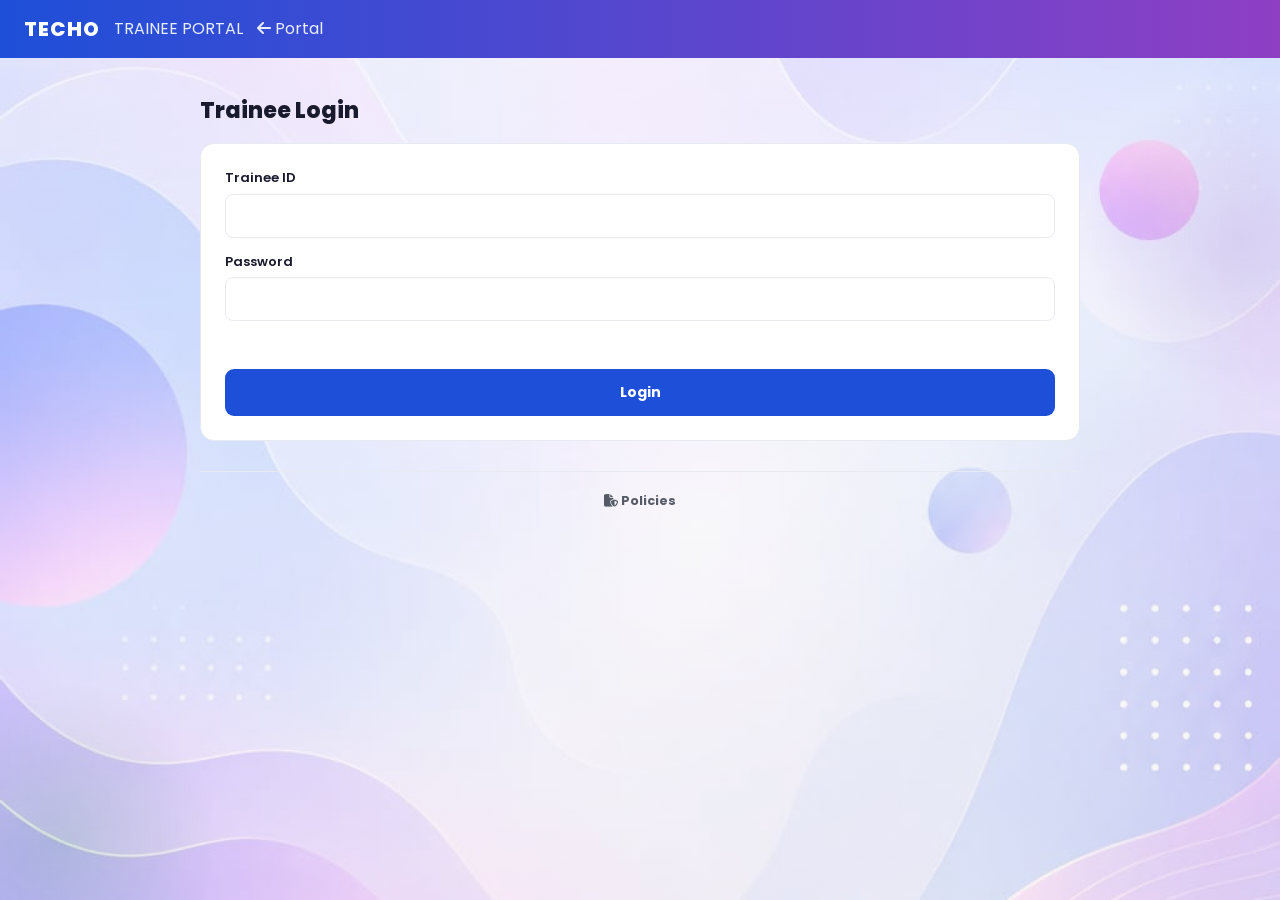
<file: student.html>
<!DOCTYPE html>
<html lang="en">
<head>
<meta charset="UTF-8">
<meta name="viewport" content="width=device-width, initial-scale=1.0">
<meta name="color-scheme" content="light">
<meta name="theme-color" content="#ffffff">
<title>Trainee Login | TECHO</title>
<link rel="preconnect" href="https://fonts.googleapis.com">
<link href="https://fonts.googleapis.com/css2?family=Poppins:wght@400;500;600;700;800&display=swap" rel="stylesheet">
<link rel="stylesheet" href="https://cdnjs.cloudflare.com/ajax/libs/font-awesome/6.5.1/css/all.min.css">
<link rel="stylesheet" href="common.css">
<link rel="stylesheet" href="admin.css">
<link rel="stylesheet" href="forms.css">
</head>
<body>

<div class="admin-topbar">
  <span class="logo-word" style="font-size:20px;"><span>T</span><span>E</span><span>C</span><span>H</span><span>O</span></span>
  <span class="admin-topbar-tag">TRAINEE PORTAL</span>
  <a href="portal.html" class="topbar-back"><i class="fa-solid fa-arrow-left"></i> Portal</a>
</div>

<main class="admin-main">

  <!-- ============ LOGIN ============ -->
  <section id="screen-student-login" class="admin-screen active">
    <h2 class="screen-title">Trainee Login</h2>
    <form id="formStudentLogin" class="admin-form">
      <label>Trainee ID <input type="text" id="sId" required></label>
      <label>Password <input type="password" id="sPassword" required></label>
      <p class="form-error" id="sLoginError"></p>
      <button type="submit" class="admin-submit">Login</button>
    </form>
  </section>

  <!-- ============ DASHBOARD (view only) ============ -->
  <section id="screen-student-dash" class="admin-screen">
    <div id="sPhotoWrap" class="student-photo-wrap"></div>
    <h2 class="screen-title" style="text-align:center;"><span data-i18n="welcome_comma">Welcome,</span> <span id="sName"></span></h2>
    <div class="lang-toggle-bar" id="langToggleBar" style="margin-bottom:16px;">
      <button type="button" class="lang-toggle-btn" data-lang="en">English</button>
      <button type="button" class="lang-toggle-btn" data-lang="mr">मराठी</button>
      <button type="button" class="lang-toggle-btn" data-lang="hi">हिंदी</button>
    </div>
    <p class="screen-sub" data-i18n="profile_view_note">This is a view-only profile — for any corrections, please contact the institute.</p>
    <div class="detail-actions" id="sDetailActions">
      <button type="button" class="fbtn-outline" id="btnEditProfile"><i class="fa-solid fa-pen"></i> <span data-i18n="edit_profile">Edit Profile</span></button>
    </div>
    <div id="sDetailWrap" class="detail-box"></div>
    <div id="sEditWrap" style="display:none;"></div>

    <h3 class="sub-heading" data-i18n="attendance_heading">Today's Attendance</h3>
    <div class="attendance-box" id="attendanceBox">
      <p class="screen-sub" data-i18n="attendance_note">Mark your attendance for today.</p>
      <div class="attendance-btn-row">
        <button type="button" class="att-btn att-present" id="btnMarkPresent"><i class="fa-solid fa-circle-check"></i> <span data-i18n="present">Present</span></button>
        <button type="button" class="att-btn att-absent" id="btnMarkAbsent"><i class="fa-solid fa-circle-xmark"></i> <span data-i18n="absent">Absent</span></button>
      </div>
      <p class="form-error" id="attendanceError"></p>
    </div>

    <h3 class="sub-heading" data-i18n="fee_payment_history">Fee Payment History</h3>
    <div id="sFeeWrap" class="detail-box"></div>

    <h3 class="sub-heading" data-i18n="installment_schedule">Installment Schedule</h3>
    <div id="sInstWrap" class="detail-box"></div>

    <h3 class="sub-heading" data-i18n="student_undertaking_heading">Trainee Undertaking</h3>
    <div id="sUndertakingWrap"></div>

    <h3 class="sub-heading" data-i18n="student_declaration_heading">Trainee Declaration Form</h3>
    <div id="sDeclarationWrap"></div>

    <button class="admin-cancel" id="btnStudentLogout" data-i18n="logout">Logout</button>
  </section>

  <div class="policies-footer-link"><a href="terms.html"><i class="fa-solid fa-file-shield"></i> Policies</a></div>
</main>

<!-- ===================== ABSENT REASON POPUP ===================== -->
<div class="popup-overlay" id="absentReasonOverlay">
  <div class="popup-box popup-box-form">
    <i class="fa-solid fa-circle-xmark popup-icon popup-icon-red"></i>
    <h3 data-i18n="absent_reason_title">Why will you be absent?</h3>
    <textarea id="absentReasonInput" rows="4" data-i18n-ph="absent_reason_ph" placeholder="Please tell us the reason"></textarea>
    <p class="form-error" id="absentReasonError"></p>
    <div class="popup-btn-row">
      <button type="button" class="fbtn-outline" id="btnCancelAbsent" data-i18n="cancel">Cancel</button>
      <button type="button" class="fbtn-solid" id="btnSubmitAbsent" data-i18n="submit">Submit</button>
    </div>
  </div>
</div>

<!-- ===================== ATTENDANCE CONFIRMATION POPUP ===================== -->
<div class="popup-overlay" id="attendancePopupOverlay">
  <div class="popup-box">
    <i class="fa-solid fa-circle-check popup-icon" id="attendancePopupIcon"></i>
    <h3 id="attendancePopupTitle" data-i18n="thank_you">Thank You!</h3>
    <p id="attendancePopupMsg" data-i18n="attendance_present_msg">Your attendance at TECHO has been registered.</p>
  </div>
</div>

<!-- ===================== SIGNATURE PAD (shared) ===================== -->
<div class="popup-overlay" id="signaturePadOverlay">
  <div class="popup-box popup-box-form sig-pad-box">
    <h3 data-i18n="sign_here">Sign Here</h3>
    <canvas id="sigPadCanvas" width="360" height="150"></canvas>
    <p class="form-error" id="sigPadError"></p>
    <div class="popup-btn-row">
      <button type="button" class="fbtn-outline" id="sigPadClear" data-i18n="clear">Clear</button>
      <button type="button" class="fbtn-outline" id="sigPadCancel" data-i18n="cancel">Cancel</button>
      <button type="button" class="fbtn-solid" id="sigPadSave" data-i18n="save_signature">Save Signature</button>
    </div>
  </div>
</div>

<script src="i18n.js"></script>
<script src="config.js"></script>
<script src="signature.js"></script>
<script src="photo.js"></script>
<script src="student.js"></script>
<script src="agreements.js"></script>
</body>
</html>
</file>
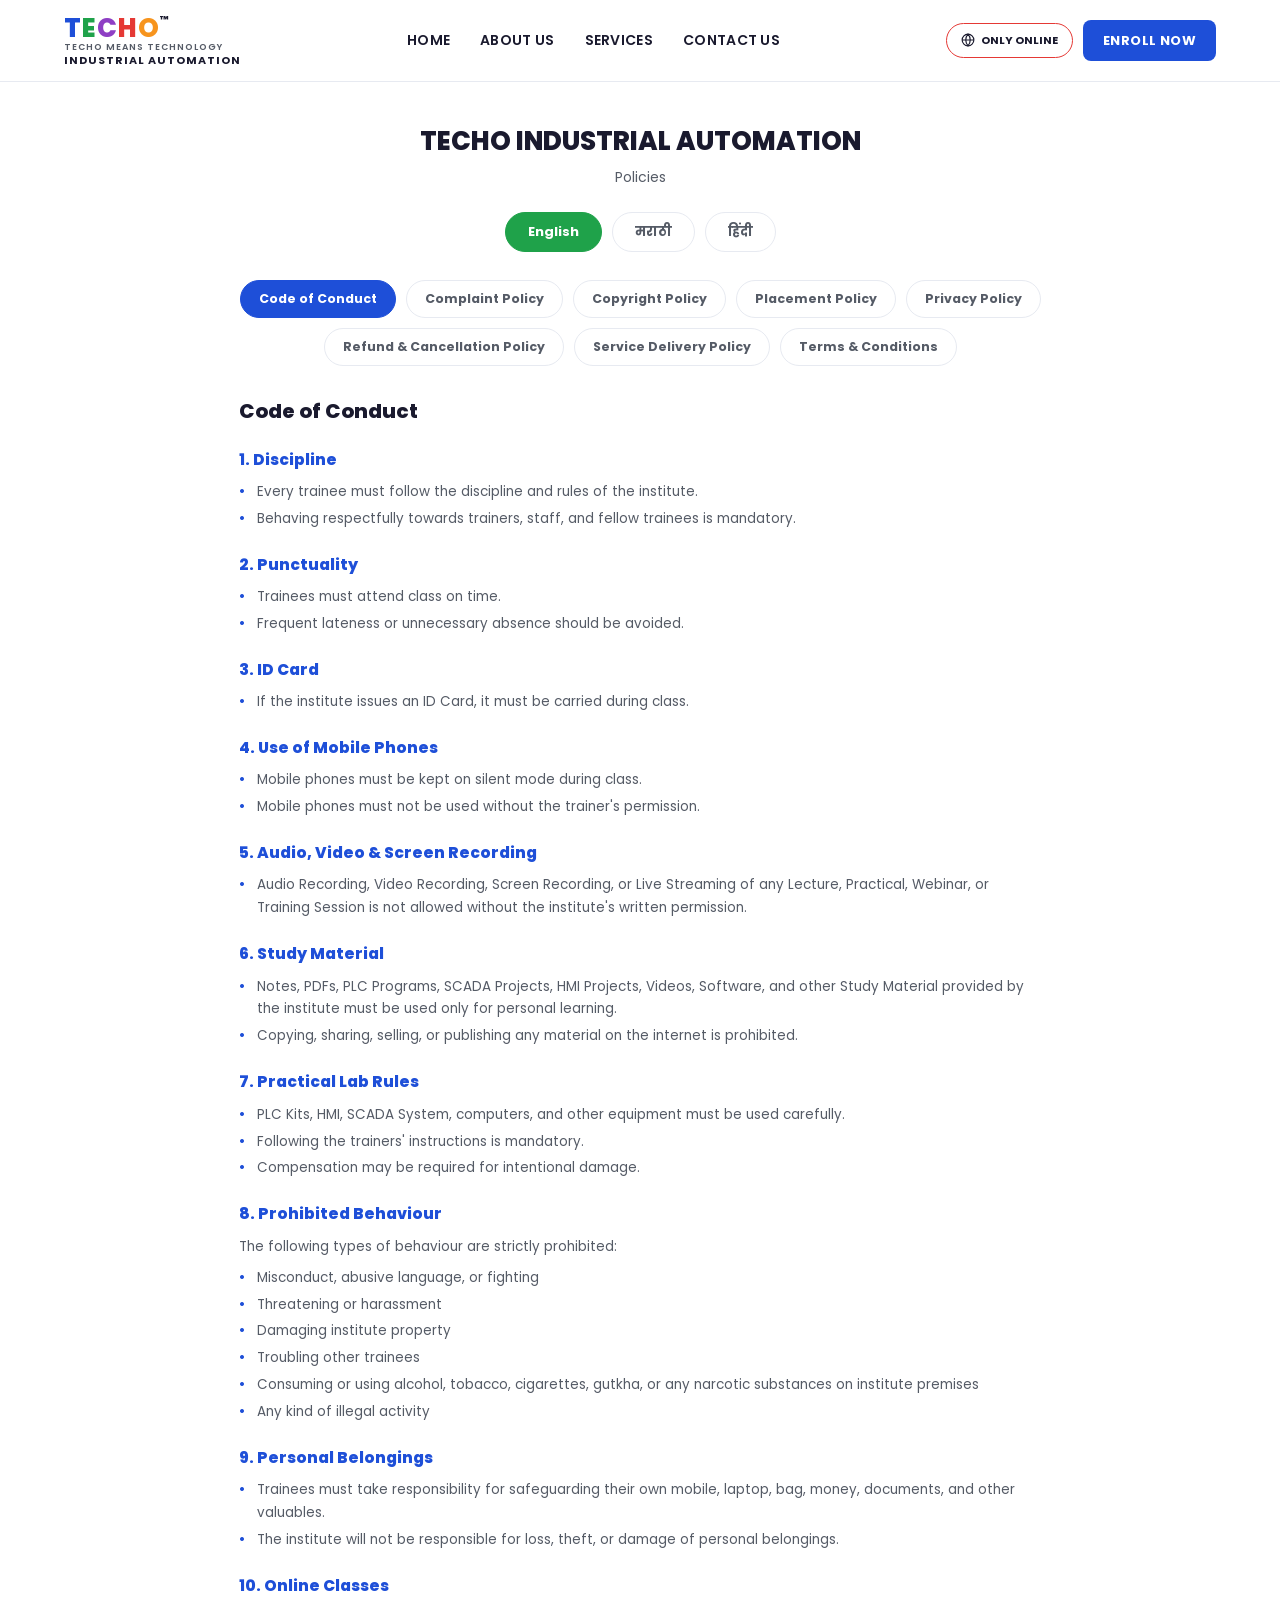
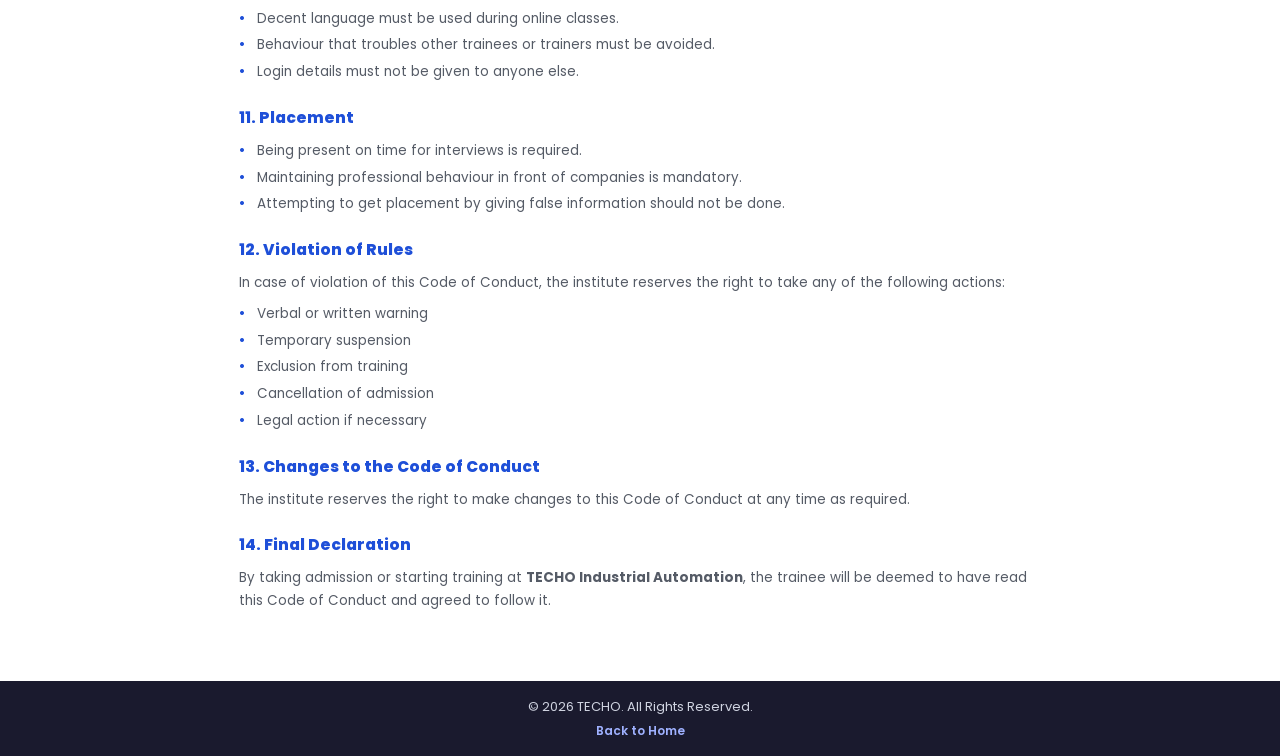
<file: terms.html>
<!DOCTYPE html>
<html lang="en">
<head>
<meta charset="UTF-8">
<meta name="viewport" content="width=device-width, initial-scale=1.0">
<meta name="color-scheme" content="light">
<meta name="theme-color" content="#ffffff">
<title>Policies | TECHO</title>
<link rel="preconnect" href="https://fonts.googleapis.com">
<link href="https://fonts.googleapis.com/css2?family=Poppins:wght@400;500;600;700;800&display=swap" rel="stylesheet">
<link rel="stylesheet" href="https://cdnjs.cloudflare.com/ajax/libs/font-awesome/6.5.1/css/all.min.css">
<link rel="stylesheet" href="common.css">
<link rel="stylesheet" href="terms.css">
</head>
<body>

<header class="site-header">
  <div class="header-inner">
    <div class="logo">
      <span class="logo-word"><span>T</span><span>E</span><span>C</span><span>H</span><span>O</span><sup style="font-size:10px;">™</sup></span>
      <span class="logo-sub">TECHO MEANS TECHNOLOGY</span>
      <span class="logo-tag">INDUSTRIAL AUTOMATION</span>
    </div>
    <button class="nav-toggle" id="navToggle" aria-label="Toggle menu"><span></span><span></span><span></span></button>
    <nav class="main-nav" id="mainNav">
      <a href="index.html">HOME</a>
      <a href="about.html">ABOUT US</a>
      <a href="services.html">SERVICES</a>
      <a href="contact.html">CONTACT US</a>
    </nav>
    <div class="header-actions">
      <span class="only-online">
        <svg viewBox="0 0 24 24" fill="none" stroke="currentColor" stroke-width="2"><circle cx="12" cy="12" r="10"/><path d="M2 12h20M12 2a15 15 0 0 1 0 20 15 15 0 0 1 0-20z"/></svg>
        <span>ONLY ONLINE</span>
      </span>
      <a href="enroll.html" class="btn-enroll">ENROLL NOW</a>
    </div>
  </div>
</header>

<section class="container terms-section">
  <h1 class="terms-heading">TECHO INDUSTRIAL AUTOMATION</h1>
  <p class="terms-sub">Policies</p>

  <!-- ===================== LANGUAGE SELECTOR (applies to whichever policy is open) ===================== -->
  <div class="lang-tabs">
    <button class="lang-tab active" data-lang="en">English</button>
    <button class="lang-tab" data-lang="mr">मराठी</button>
    <button class="lang-tab" data-lang="hi">हिंदी</button>
  </div>

  <!-- ===================== POLICY SELECTOR ===================== -->
  <div class="policy-tabs">
    <button class="policy-tab active" data-policy="conduct">Code of Conduct</button>
    <button class="policy-tab" data-policy="complaint">Complaint Policy</button>
    <button class="policy-tab" data-policy="copyright">Copyright Policy</button>
    <button class="policy-tab" data-policy="placement">Placement Policy</button>
    <button class="policy-tab" data-policy="privacy">Privacy Policy</button>
    <button class="policy-tab" data-policy="refund">Refund &amp; Cancellation Policy</button>
    <button class="policy-tab" data-policy="service">Service Delivery Policy</button>
    <button class="policy-tab" data-policy="terms">Terms &amp; Conditions</button>
  </div>

  <!-- ===================== POLICY CONTENT ===================== -->
  <div class="policy-content active" id="policy-conduct">
    <h2 class="policy-heading">Code of Conduct</h2>
    <div class="lang-block active" data-lang="en">
<h3>1. Discipline</h3>
<ul>
<li>Every trainee must follow the discipline and rules of the institute.</li>
<li>Behaving respectfully towards trainers, staff, and fellow trainees is mandatory.</li>
</ul>
<h3>2. Punctuality</h3>
<ul>
<li>Trainees must attend class on time.</li>
<li>Frequent lateness or unnecessary absence should be avoided.</li>
</ul>
<h3>3. ID Card</h3>
<ul>
<li>If the institute issues an ID Card, it must be carried during class.</li>
</ul>
<h3>4. Use of Mobile Phones</h3>
<ul>
<li>Mobile phones must be kept on silent mode during class.</li>
<li>Mobile phones must not be used without the trainer's permission.</li>
</ul>
<h3>5. Audio, Video & Screen Recording</h3>
<ul>
<li>Audio Recording, Video Recording, Screen Recording, or Live Streaming of any Lecture, Practical, Webinar, or Training Session is not allowed without the institute's written permission.</li>
</ul>
<h3>6. Study Material</h3>
<ul>
<li>Notes, PDFs, PLC Programs, SCADA Projects, HMI Projects, Videos, Software, and other Study Material provided by the institute must be used only for personal learning.</li>
<li>Copying, sharing, selling, or publishing any material on the internet is prohibited.</li>
</ul>
<h3>7. Practical Lab Rules</h3>
<ul>
<li>PLC Kits, HMI, SCADA System, computers, and other equipment must be used carefully.</li>
<li>Following the trainers' instructions is mandatory.</li>
<li>Compensation may be required for intentional damage.</li>
</ul>
<h3>8. Prohibited Behaviour</h3>
<p>The following types of behaviour are strictly prohibited:</p>
<ul>
<li>Misconduct, abusive language, or fighting</li>
<li>Threatening or harassment</li>
<li>Damaging institute property</li>
<li>Troubling other trainees</li>
<li>Consuming or using alcohol, tobacco, cigarettes, gutkha, or any narcotic substances on institute premises</li>
<li>Any kind of illegal activity</li>
</ul>
<h3>9. Personal Belongings</h3>
<ul>
<li>Trainees must take responsibility for safeguarding their own mobile, laptop, bag, money, documents, and other valuables.</li>
<li>The institute will not be responsible for loss, theft, or damage of personal belongings.</li>
</ul>
<h3>10. Online Classes</h3>
<ul>
<li>Decent language must be used during online classes.</li>
<li>Behaviour that troubles other trainees or trainers must be avoided.</li>
<li>Login details must not be given to anyone else.</li>
</ul>
<h3>11. Placement</h3>
<ul>
<li>Being present on time for interviews is required.</li>
<li>Maintaining professional behaviour in front of companies is mandatory.</li>
<li>Attempting to get placement by giving false information should not be done.</li>
</ul>
<h3>12. Violation of Rules</h3>
<p>In case of violation of this Code of Conduct, the institute reserves the right to take any of the following actions:</p>
<ul>
<li>Verbal or written warning</li>
<li>Temporary suspension</li>
<li>Exclusion from training</li>
<li>Cancellation of admission</li>
<li>Legal action if necessary</li>
</ul>
<h3>13. Changes to the Code of Conduct</h3>
<p>The institute reserves the right to make changes to this Code of Conduct at any time as required.</p>
<h3>14. Final Declaration</h3>
<p>By taking admission or starting training at <strong>TECHO Industrial Automation</strong>, the trainee will be deemed to have read this Code of Conduct and agreed to follow it.</p>
    </div>
    <div class="lang-block" data-lang="mr">
<p><strong>शेवटचे अद्यतन (Last Updated):</strong> ____ / ____ / ______</p>
<p>TECHO Industrial Automation मध्ये सुरक्षित, शिस्तबद्ध आणि व्यावसायिक शिक्षणाचे वातावरण राखण्यासाठी खालील आचारसंहिता सर्व विद्यार्थ्यांनी पाळणे बंधनकारक आहे.</p>
<h3>1. शिस्त</h3>
<ul>
<li>प्रत्येक विद्यार्थ्याने संस्थेची शिस्त व नियमांचे पालन करणे आवश्यक आहे.</li>
<li>प्रशिक्षक, कर्मचारी आणि इतर विद्यार्थ्यांशी आदरपूर्वक वागणे बंधनकारक आहे.</li>
</ul>
<h3>2. वेळेचे पालन</h3>
<ul>
<li>विद्यार्थ्यांनी वर्गाला वेळेवर उपस्थित राहावे.</li>
<li>वारंवार उशिरा येणे किंवा विनाकारण अनुपस्थित राहणे टाळावे.</li>
</ul>
<h3>3. ओळखपत्र</h3>
<ul>
<li>संस्था ओळखपत्र (ID Card) देत असल्यास ते वर्गादरम्यान सोबत ठेवणे आवश्यक आहे.</li>
</ul>
<h3>4. मोबाईल फोनचा वापर</h3>
<ul>
<li>वर्ग सुरू असताना मोबाईल सायलेंट मोडमध्ये ठेवावा.</li>
<li>प्रशिक्षकाच्या परवानगीशिवाय मोबाईलचा वापर करू नये.</li>
</ul>
<h3>5. ऑडिओ, व्हिडिओ व स्क्रीन रेकॉर्डिंग</h3>
<ul>
<li>संस्थेच्या लेखी परवानगीशिवाय कोणत्याही Lecture, Practical, Webinar किंवा Training Session चे Audio Recording, Video Recording, Screen Recording किंवा Live Streaming करण्यास परवानगी नाही.</li>
</ul>
<h3>6. अभ्यास साहित्य</h3>
<ul>
<li>संस्था पुरवलेले Notes, PDF, PLC Programs, SCADA Projects, HMI Projects, Videos, Software आणि इतर Study Material फक्त वैयक्तिक शिक्षणासाठी वापरावे.</li>
<li>कोणतेही साहित्य कॉपी करणे, शेअर करणे, विकणे किंवा इंटरनेटवर प्रकाशित करणे मनाई आहे.</li>
</ul>
<h3>7. Practical Lab चे नियम</h3>
<ul>
<li>PLC Kits, HMI, SCADA System, संगणक आणि इतर उपकरणे काळजीपूर्वक वापरावीत.</li>
<li>प्रशिक्षकांच्या सूचनांचे पालन करणे बंधनकारक आहे.</li>
<li>जाणीवपूर्वक नुकसान केल्यास नुकसानभरपाई भरावी लागू शकते.</li>
</ul>
<h3>8. निषिद्ध वर्तन</h3>
<p>खालील प्रकारचे वर्तन पूर्णपणे निषिद्ध आहे:</p>
<ul>
<li>गैरवर्तन, शिवीगाळ किंवा भांडण</li>
<li>धमकी देणे किंवा छळ (Harassment)</li>
<li>संस्थेच्या मालमत्तेचे नुकसान करणे</li>
<li>इतर विद्यार्थ्यांना त्रास देणे</li>
<li>मद्य, तंबाखू, सिगारेट, गुटखा किंवा कोणत्याही अमली पदार्थांचे सेवन किंवा त्यांचा वापर संस्थेच्या परिसरात करणे</li>
<li>कोणत्याही प्रकारची बेकायदेशीर कृती</li>
</ul>
<h3>9. वैयक्तिक वस्तू</h3>
<ul>
<li>विद्यार्थ्यांनी स्वतःच्या मोबाईल, लॅपटॉप, बॅग, पैसे, कागदपत्रे आणि इतर मौल्यवान वस्तू स्वतःच्या जबाबदारीवर सांभाळाव्यात.</li>
<li>वैयक्तिक वस्तू हरवणे, चोरी होणे किंवा नुकसान होणे यासाठी संस्था जबाबदार राहणार नाही.</li>
</ul>
<h3>10. ऑनलाइन वर्ग</h3>
<ul>
<li>ऑनलाइन वर्गादरम्यान सभ्य भाषा वापरावी.</li>
<li>इतर विद्यार्थ्यांना किंवा प्रशिक्षकांना त्रास होईल असे वर्तन करू नये.</li>
<li>Login Details इतर कोणालाही देऊ नयेत.</li>
</ul>
<h3>11. प्लेसमेंट</h3>
<ul>
<li>मुलाखतीसाठी वेळेवर उपस्थित राहणे आवश्यक आहे.</li>
<li>कंपनीसमोर व्यावसायिक वर्तन राखणे बंधनकारक आहे.</li>
<li>चुकीची माहिती देऊन प्लेसमेंट मिळवण्याचा प्रयत्न करू नये.</li>
</ul>
<h3>12. नियमांचे उल्लंघन</h3>
<p>या आचारसंहितेचे उल्लंघन झाल्यास संस्थेला खालीलपैकी कोणतीही कारवाई करण्याचा अधिकार राहील:</p>
<ul>
<li>तोंडी किंवा लेखी सूचना</li>
<li>तात्पुरते निलंबन</li>
<li>प्रशिक्षणातून वगळणे</li>
<li>प्रवेश रद्द करणे</li>
<li>आवश्यक असल्यास कायदेशीर कारवाई करणे</li>
</ul>
<h3>13. आचारसंहितेमध्ये बदल</h3>
<p>संस्थेला आवश्यकतेनुसार या आचारसंहितेमध्ये कोणत्याही वेळी बदल करण्याचा अधिकार राहील.</p>
<h3>14. अंतिम घोषणा</h3>
<p><strong>TECHO Industrial Automation</strong> मध्ये प्रवेश घेऊन किंवा प्रशिक्षण सुरू करून, विद्यार्थी ही आचारसंहिता वाचली असून तिचे पालन करण्यास सहमत आहे, असे मानले जाईल.</p>
    </div>
    <div class="lang-block" data-lang="hi">
<h3>1. अनुशासन</h3>
<ul>
<li>प्रत्येक छात्र को संस्थान के अनुशासन व नियमों का पालन करना आवश्यक है।</li>
<li>प्रशिक्षकों, कर्मचारियों और अन्य छात्रों के साथ सम्मानपूर्वक व्यवहार करना अनिवार्य है।</li>
</ul>
<h3>2. समय का पालन</h3>
<ul>
<li>छात्रों को कक्षा में समय पर उपस्थित रहना चाहिए।</li>
<li>बार-बार देर से आना या बिना कारण अनुपस्थित रहना टालना चाहिए।</li>
</ul>
<h3>3. पहचान पत्र</h3>
<ul>
<li>यदि संस्थान पहचान पत्र (ID Card) देता है, तो उसे कक्षा के दौरान साथ रखना आवश्यक है।</li>
</ul>
<h3>4. मोबाइल फोन का उपयोग</h3>
<ul>
<li>कक्षा के दौरान मोबाइल को साइलेंट मोड में रखें।</li>
<li>प्रशिक्षक की अनुमति के बिना मोबाइल का उपयोग न करें।</li>
</ul>
<h3>5. ऑडियो, वीडियो व स्क्रीन रिकॉर्डिंग</h3>
<ul>
<li>संस्थान की लिखित अनुमति के बिना किसी भी Lecture, Practical, Webinar या Training Session की Audio Recording, Video Recording, Screen Recording या Live Streaming करने की अनुमति नहीं है।</li>
</ul>
<h3>6. अध्ययन सामग्री</h3>
<ul>
<li>संस्थान द्वारा दी गई Notes, PDF, PLC Programs, SCADA Projects, HMI Projects, Videos, Software और अन्य Study Material केवल व्यक्तिगत शिक्षा के लिए उपयोग करें।</li>
<li>किसी भी सामग्री को Copy करना, Share करना, बेचना या इंटरनेट पर प्रकाशित करना वर्जित है।</li>
</ul>
<h3>7. प्रैक्टिकल लैब के नियम</h3>
<ul>
<li>PLC Kits, HMI, SCADA System, कंप्यूटर और अन्य उपकरणों का सावधानीपूर्वक उपयोग करें।</li>
<li>प्रशिक्षकों के निर्देशों का पालन करना अनिवार्य है।</li>
<li>जानबूझकर नुकसान करने पर हर्जाना भरना पड़ सकता है।</li>
</ul>
<h3>8. निषिद्ध व्यवहार</h3>
<p>निम्नलिखित प्रकार का व्यवहार पूर्णतः निषिद्ध है:</p>
<ul>
<li>दुर्व्यवहार, गाली-गलौज या झगड़ा</li>
<li>धमकी देना या उत्पीड़न (Harassment)</li>
<li>संस्थान की संपत्ति को नुकसान पहुंचाना</li>
<li>अन्य छात्रों को परेशान करना</li>
<li>शराब, तंबाकू, सिगरेट, गुटखा या किसी भी नशीले पदार्थ का सेवन या उपयोग संस्थान परिसर में करना</li>
<li>किसी भी प्रकार की गैरकानूनी गतिविधि</li>
</ul>
<h3>9. व्यक्तिगत वस्तुएं</h3>
<ul>
<li>छात्रों को अपने मोबाइल, लैपटॉप, बैग, पैसे, दस्तावेज़ और अन्य कीमती वस्तुओं की सुरक्षा की जिम्मेदारी स्वयं लेनी होगी।</li>
<li>व्यक्तिगत वस्तुओं के खोने, चोरी होने या नुकसान होने के लिए संस्थान जिम्मेदार नहीं होगा।</li>
</ul>
<h3>10. ऑनलाइन कक्षाएं</h3>
<ul>
<li>ऑनलाइन कक्षा के दौरान सभ्य भाषा का उपयोग करें।</li>
<li>ऐसा व्यवहार न करें जिससे अन्य छात्रों या प्रशिक्षकों को परेशानी हो।</li>
<li>Login Details किसी और को न दें।</li>
</ul>
<h3>11. प्लेसमेंट</h3>
<ul>
<li>इंटरव्यू के लिए समय पर उपस्थित रहना आवश्यक है।</li>
<li>कंपनी के सामने पेशेवर व्यवहार बनाए रखना अनिवार्य है।</li>
<li>गलत जानकारी देकर प्लेसमेंट पाने का प्रयास न करें।</li>
</ul>
<h3>12. नियमों का उल्लंघन</h3>
<p>इस आचार संहिता का उल्लंघन होने पर संस्थान को निम्नलिखित में से कोई भी कार्रवाई करने का अधिकार रहेगा:</p>
<ul>
<li>मौखिक या लिखित चेतावनी</li>
<li>अस्थायी निलंबन</li>
<li>प्रशिक्षण से बाहर करना</li>
<li>प्रवेश रद्द करना</li>
<li>आवश्यकता पड़ने पर कानूनी कार्रवाई करना</li>
</ul>
<h3>13. आचार संहिता में बदलाव</h3>
<p>संस्थान को आवश्यकतानुसार इस आचार संहिता में किसी भी समय बदलाव करने का अधिकार रहेगा।</p>
<h3>14. अंतिम घोषणा</h3>
<p><strong>TECHO Industrial Automation</strong> में प्रवेश लेकर या प्रशिक्षण शुरू करके, छात्र यह आचार संहिता पढ़ चुका है और इसका पालन करने के लिए सहमत है, ऐसा माना जाएगा।</p>
    </div>
  </div>

  <div class="policy-content" id="policy-complaint">
    <h2 class="policy-heading">Complaint Policy</h2>
    <div class="lang-block active" data-lang="en">
<p><strong>TECHO Industrial Automation</strong> is committed to handling complaints from trainees, parents, and website users fairly, transparently, and in a timely manner. The purpose of this policy is to properly resolve complaints and improve the quality of our services.</p>
<h3>1. Purpose of this Policy</h3>
<p>The purpose of this policy is to properly accept, investigate, and resolve complaints made by trainees, parents, or website users as soon as possible.</p>
<h3>2. Who Can File a Complaint?</h3>
<p>The following people can register a complaint.</p>
<ul>
<li>Trainees</li>
<li>Parents / Guardians</li>
<li>Website users</li>
<li>Candidates registered for a specialization</li>
</ul>
<h3>3. What Can Be Complained About?</h3>
<p>Complaints can be made about the following matters.</p>
<ul>
<li>Admission process</li>
<li>Fee-related issues</li>
<li>Class schedule</li>
<li>Online classes</li>
<li>Study Material</li>
<li>Website-related technical issues</li>
<li>Online Admission</li>
<li>Online Payment related issues</li>
<li>Behaviour of staff or trainers</li>
<li>Other service-related matters</li>
</ul>
<h3>4. How to File a Complaint</h3>
<p>A complaint can be made through the following official channels.</p>
<ul>
<li>Official Email</li>
<li>Official WhatsApp number</li>
<li>Contact Form</li>
<li>Written application at the institute office</li>
</ul>
<p>When filing a complaint, please provide the following information if possible.</p>
<ul>
<li>Full name</li>
<li>Mobile number</li>
<li>Admission Number (if applicable)</li>
<li>Complete description of the complaint</li>
<li>Related evidence (Screenshot, Receipt, Documents, etc.)</li>
</ul>
<h3>5. Complaint Resolution Process</h3>
<ul>
<li>The complaint will be recorded upon receipt.</li>
<li>Additional information may be requested from the concerned person if necessary.</li>
<li>The complaint will be investigated based on available information.</li>
<li>The appropriate decision will be communicated to the trainee or complainant.</li>
</ul>
<h3>6. False or Misleading Complaints</h3>
<p>If a complaint is found to be intentionally false, abusive, or misleading, the institute reserves the right to take necessary administrative or legal action.</p>
<h3>7. Confidentiality</h3>
<p>The information provided by the complainant will be kept as confidential as possible. However, it may be shared with relevant authorized persons if required for investigation of the complaint or under applicable laws.</p>
<h3>8. Institute's Decision</h3>
<p>The decision on a complaint will be made based on available information, evidence, and the institute's rules. Additional information may be requested from the concerned parties if necessary.</p>
<h3>9. Changes to the Policy</h3>
<p>The institute reserves the right to make necessary changes to this Complaint Policy at any time. The revised policy will apply once published on the website.</p>
<h3>10. Contact</h3>
<p>For registering a complaint or for more information, please contact us through our official contact channels.</p>
<h3>Final Declaration</h3>
<p>By using the <strong>TECHO Industrial Automation</strong> website or using any of our online or offline services, you will be deemed to have read, understood, and accepted this Complaint Policy.</p>
    </div>
    <div class="lang-block" data-lang="mr">
<p><strong>शेवटचे अद्यतन (Last Updated):</strong> ____ / ____ / ______</p>
<p><strong>TECHO Industrial Automation</strong> विद्यार्थी, पालक आणि वेबसाइट वापरकर्त्यांच्या तक्रारी निष्पक्ष, पारदर्शक आणि वेळेवर हाताळण्यासाठी वचनबद्ध आहे. या धोरणाचा उद्देश तक्रारींचे योग्य निवारण करणे आणि सेवांची गुणवत्ता सुधारणे हा आहे.</p>
<h3>1. या धोरणाचा उद्देश</h3>
<p>या धोरणाचा उद्देश विद्यार्थी, पालक किंवा वेबसाइट वापरकर्त्यांनी केलेल्या तक्रारींचे योग्य प्रकारे स्वीकारणे, तपासणी करणे आणि शक्य तितक्या लवकर निवारण करणे हा आहे.</p>
<h3>2. कोण तक्रार करू शकतो?</h3>
<p>खालील व्यक्ती तक्रार नोंदवू शकतात.</p>
<ul>
<li>विद्यार्थी</li>
<li>पालक / संरक्षक</li>
<li>वेबसाइट वापरकर्ते</li>
<li>कोर्ससाठी नोंदणी केलेले उमेदवार</li>
</ul>
<h3>3. कोणत्या बाबींवर तक्रार करता येईल?</h3>
<p>खालील बाबींवर तक्रार करता येईल.</p>
<ul>
<li>प्रवेश प्रक्रिया</li>
<li>फी संबंधित समस्या</li>
<li>वर्गाचे वेळापत्रक</li>
<li>ऑनलाइन वर्ग</li>
<li>Study Material</li>
<li>वेबसाइटशी संबंधित तांत्रिक समस्या</li>
<li>Online Admission</li>
<li>Online Payment संबंधित अडचणी</li>
<li>कर्मचारी किंवा प्रशिक्षकांचे वर्तन</li>
<li>इतर सेवा संबंधित बाबी</li>
</ul>
<h3>4. तक्रार कशी करावी?</h3>
<p>तक्रार खालील अधिकृत माध्यमांद्वारे करता येईल.</p>
<ul>
<li>अधिकृत Email</li>
<li>अधिकृत WhatsApp क्रमांक</li>
<li>Contact Form</li>
<li>संस्थेच्या कार्यालयात लेखी अर्जाद्वारे</li>
</ul>
<p>तक्रार करताना शक्य असल्यास खालील माहिती द्यावी.</p>
<ul>
<li>पूर्ण नाव</li>
<li>मोबाईल क्रमांक</li>
<li>Admission Number (लागू असल्यास)</li>
<li>तक्रारीचे संपूर्ण वर्णन</li>
<li>संबंधित पुरावे (Screenshot, Receipt, Documents इ.)</li>
</ul>
<h3>5. तक्रार निवारण प्रक्रिया</h3>
<ul>
<li>तक्रार प्राप्त झाल्यानंतर तिची नोंद केली जाईल.</li>
<li>आवश्यक असल्यास संबंधित व्यक्तीकडून अतिरिक्त माहिती मागवली जाऊ शकते.</li>
<li>उपलब्ध माहितीच्या आधारे तक्रारीची तपासणी केली जाईल.</li>
<li>योग्य तो निर्णय विद्यार्थ्याला किंवा तक्रारदाराला कळवला जाईल.</li>
</ul>
<h3>6. खोटी किंवा दिशाभूल करणारी तक्रार</h3>
<p>जाणीवपूर्वक खोटी, अपमानास्पद किंवा दिशाभूल करणारी तक्रार केल्यास संस्थेला आवश्यक ती प्रशासकीय किंवा कायदेशीर कारवाई करण्याचा अधिकार राहील.</p>
<h3>7. गोपनीयता</h3>
<p>तक्रारदाराने दिलेली माहिती शक्य तितकी गोपनीय ठेवण्याचा प्रयत्न केला जाईल. मात्र, तक्रारीची चौकशी किंवा लागू कायद्यांनुसार आवश्यक असल्यास संबंधित अधिकृत व्यक्तींना माहिती दिली जाऊ शकते.</p>
<h3>8. संस्थेचा निर्णय</h3>
<p>तक्रारीचा निर्णय उपलब्ध माहिती, पुरावे आणि संस्थेच्या नियमांनुसार घेतला जाईल. आवश्यक असल्यास संबंधित पक्षांकडून अतिरिक्त माहिती मागवली जाऊ शकते.</p>
<h3>9. धोरणामध्ये बदल</h3>
<p>संस्थेला कोणत्याही वेळी या Complaint Policy मध्ये आवश्यकतेनुसार बदल करण्याचा अधिकार राहील. सुधारित धोरण वेबसाइटवर प्रकाशित झाल्यानंतर ते लागू होईल.</p>
<h3>10. संपर्क</h3>
<p>तक्रार नोंदवण्यासाठी किंवा अधिक माहितीसाठी कृपया आमच्या अधिकृत संपर्क माध्यमाद्वारे संपर्क साधा.</p>
<h3>अंतिम घोषणा</h3>
<p><strong>TECHO Industrial Automation</strong> ची वेबसाइट वापरून किंवा आमच्या कोणत्याही ऑनलाइन अथवा ऑफलाइन सेवांचा वापर करून, आपण हे Complaint Policy वाचले, समजले आणि स्वीकारले आहे, असे मानले जाईल.</p>
    </div>
    <div class="lang-block" data-lang="hi">
<p><strong>TECHO Industrial Automation</strong> छात्रों, अभिभावकों और वेबसाइट उपयोगकर्ताओं की शिकायतों को निष्पक्ष, पारदर्शी और समय पर हल करने के लिए प्रतिबद्ध है। इस नीति का उद्देश्य शिकायतों का उचित समाधान करना और सेवाओं की गुणवत्ता में सुधार करना है।</p>
<h3>1. इस नीति का उद्देश्य</h3>
<p>इस नीति का उद्देश्य छात्रों, अभिभावकों या वेबसाइट उपयोगकर्ताओं द्वारा की गई शिकायतों को सही ढंग से स्वीकार करना, जांचना और जल्द से जल्द हल करना है।</p>
<h3>2. कौन शिकायत कर सकता है?</h3>
<p>निम्नलिखित व्यक्ति शिकायत दर्ज कर सकते हैं।</p>
<ul>
<li>छात्र</li>
<li>अभिभावक / संरक्षक</li>
<li>वेबसाइट उपयोगकर्ता</li>
<li>कोर्स के लिए पंजीकृत उम्मीदवार</li>
</ul>
<h3>3. किन मामलों पर शिकायत की जा सकती है?</h3>
<p>निम्नलिखित मामलों पर शिकायत की जा सकती है।</p>
<ul>
<li>प्रवेश प्रक्रिया</li>
<li>फीस संबंधी समस्याएं</li>
<li>कक्षा का शेड्यूल</li>
<li>ऑनलाइन कक्षाएं</li>
<li>Study Material</li>
<li>वेबसाइट से संबंधित तकनीकी समस्याएं</li>
<li>Online Admission</li>
<li>Online Payment संबंधी परेशानियां</li>
<li>कर्मचारियों या प्रशिक्षकों का व्यवहार</li>
<li>अन्य सेवा संबंधी मामले</li>
</ul>
<h3>4. शिकायत कैसे करें?</h3>
<p>शिकायत निम्नलिखित आधिकारिक माध्यमों से की जा सकती है।</p>
<ul>
<li>आधिकारिक Email</li>
<li>आधिकारिक WhatsApp नंबर</li>
<li>Contact Form</li>
<li>संस्थान के कार्यालय में लिखित आवेदन द्वारा</li>
</ul>
<p>शिकायत करते समय यदि संभव हो तो निम्नलिखित जानकारी दें।</p>
<ul>
<li>पूरा नाम</li>
<li>मोबाइल नंबर</li>
<li>Admission Number (यदि लागू हो)</li>
<li>शिकायत का पूरा विवरण</li>
<li>संबंधित सबूत (Screenshot, Receipt, Documents आदि)</li>
</ul>
<h3>5. शिकायत निवारण प्रक्रिया</h3>
<ul>
<li>शिकायत प्राप्त होने के बाद उसे दर्ज किया जाएगा।</li>
<li>आवश्यकता पड़ने पर संबंधित व्यक्ति से अतिरिक्त जानकारी मांगी जा सकती है।</li>
<li>उपलब्ध जानकारी के आधार पर शिकायत की जांच की जाएगी।</li>
<li>उचित निर्णय छात्र या शिकायतकर्ता को बताया जाएगा।</li>
</ul>
<h3>6. झूठी या भ्रामक शिकायत</h3>
<p>जानबूझकर झूठी, अपमानजनक या भ्रामक शिकायत करने पर संस्थान को आवश्यक प्रशासनिक या कानूनी कार्रवाई करने का अधिकार रहेगा।</p>
<h3>7. गोपनीयता</h3>
<p>शिकायतकर्ता द्वारा दी गई जानकारी को यथासंभव गोपनीय रखने का प्रयास किया जाएगा। हालांकि, शिकायत की जांच या लागू कानूनों के अनुसार आवश्यक होने पर संबंधित अधिकृत व्यक्तियों को जानकारी दी जा सकती है।</p>
<h3>8. संस्थान का निर्णय</h3>
<p>शिकायत का निर्णय उपलब्ध जानकारी, सबूत और संस्थान के नियमों के अनुसार लिया जाएगा। आवश्यकता पड़ने पर संबंधित पक्षों से अतिरिक्त जानकारी मांगी जा सकती है।</p>
<h3>9. नीति में बदलाव</h3>
<p>संस्थान को किसी भी समय इस Complaint Policy में आवश्यकतानुसार बदलाव करने का अधिकार रहेगा। संशोधित नीति वेबसाइट पर प्रकाशित होने के बाद लागू होगी।</p>
<h3>10. संपर्क</h3>
<p>शिकायत दर्ज करने या अधिक जानकारी के लिए कृपया हमारे आधिकारिक संपर्क माध्यम से संपर्क करें।</p>
<h3>अंतिम घोषणा</h3>
<p><strong>TECHO Industrial Automation</strong> की वेबसाइट का उपयोग करके या हमारी किसी भी ऑनलाइन या ऑफलाइन सेवा का उपयोग करके, आप यह मानेंगे कि आपने यह Complaint Policy पढ़ ली, समझ ली और स्वीकार कर ली है।</p>
    </div>
  </div>

  <div class="policy-content" id="policy-copyright">
    <h2 class="policy-heading">Copyright Policy</h2>
    <div class="lang-block active" data-lang="en">
<p>All educational material, digital content, and website text created or published by <strong>TECHO Industrial Automation</strong> are protected by applicable copyright and intellectual property laws.</p>
<h3>1. Ownership Rights</h3>
<p>The rights to all of the following content on this website and provided by the institute are reserved by <strong>TECHO Industrial Automation</strong>.</p>
<ul>
<li>Logo</li>
<li>Website Design</li>
<li>Website Content</li>
<li>Specialization Content</li>
<li>PLC Programs</li>
<li>SCADA Projects</li>
<li>HMI Projects</li>
<li>Ladder Logic Programs</li>
<li>Automation Projects</li>
<li>Study Notes</li>
<li>PDF Notes</li>
<li>Presentations</li>
<li>Images</li>
<li>Graphics</li>
<li>Videos</li>
<li>Recorded Lectures</li>
<li>Software Files (created by the institute)</li>
<li>Documents</li>
<li>Certificate Design</li>
<li>Forms</li>
<li>Training Material</li>
<li>All other digital or printed material</li>
</ul>
<h3>2. Permission to Use</h3>
<p>The material provided by the institute is permitted to be used only for the personal learning of the concerned trainee.</p>
<h3>3. The Following Actions Are Prohibited</h3>
<p>Without the institute's written permission, the following actions are strictly prohibited.</p>
<ul>
<li>Copying</li>
<li>Scanning</li>
<li>Printing and selling</li>
<li>Sharing PDFs</li>
<li>Sending on WhatsApp or Telegram</li>
<li>Publicly uploading to Google Drive or Cloud Storage</li>
<li>Publishing on a website</li>
<li>Uploading to YouTube or Social Media</li>
<li>Screen recording or video recording and distributing it</li>
<li>Reselling the specialization</li>
<li>Commercial use of the specialization or Study Material</li>
<li>Falsely claiming PLC Programs, SCADA Projects, or HMI Projects as one's own</li>
</ul>
<h3>4. License Given to Trainees</h3>
<p>The trainee is given a limited, non-transferable, and non-commercial right to use the material solely for personal learning.</p>
<h3>5. Third-Party Material</h3>
<p>The rights to any third-party Software, Logos, Trademarks, or other material used in the specialization remain with their respective owners. Such material will be used only under the terms of the relevant licenses.</p>
<h3>6. Copyright Infringement</h3>
<p>If infringement of the institute's copyright is found, <strong>TECHO Industrial Automation</strong> reserves the right to demand removal of the relevant content, cancel admission, or take appropriate legal action as per applicable laws.</p>
<h3>7. Trainee's Responsibility</h3>
<p>Every trainee must keep the Study Material given by the institute secure and must not share it with any third party without authorization.</p>
<h3>8. Digital Content</h3>
<p>Online Specializations, Recorded Lectures, Downloadable Files, PDF Notes, and other digital content may be used only by authorized trainees.</p>
<h3>9. Changes to the Policy</h3>
<p>The institute reserves the right to make necessary changes to this Copyright Policy at any time. The revised policy will apply once published on the website.</p>
<h3>10. Contact</h3>
<p>For any complaint, suggestion, or inquiry regarding this Copyright Policy, please contact us through our official contact channels.</p>
<h3>Final Declaration</h3>
<p>By using the <strong>TECHO Industrial Automation</strong> website, taking admission in any online or offline specialization, or using any Study Material of the institute, you will be deemed to have read, understood, and accepted this Copyright Policy.</p>
<p><strong>© TECHO Industrial Automation. All Rights Reserved.</strong></p>
    </div>
    <div class="lang-block" data-lang="mr">
<p><strong>शेवटचे अद्यतन (Last Updated):</strong> ____ / ____ / ______</p>
<p><strong>TECHO Industrial Automation</strong> द्वारे तयार केलेले किंवा प्रकाशित केलेले सर्व शैक्षणिक साहित्य, डिजिटल सामग्री आणि वेबसाइटवरील मजकूर हे लागू असलेल्या कॉपीराइट आणि बौद्धिक संपदा (Intellectual Property) कायद्यांद्वारे संरक्षित आहेत.</p>
<h3>1. मालकी हक्क</h3>
<p>या वेबसाइटवरील आणि संस्थेद्वारे उपलब्ध करून दिलेल्या खालील सर्व सामग्रीवरील हक्क <strong>TECHO Industrial Automation</strong> कडे राखीव आहेत.</p>
<ul>
<li>Logo</li>
<li>Website Design</li>
<li>Website Content</li>
<li>Specialization Content</li>
<li>PLC Programs</li>
<li>SCADA Projects</li>
<li>HMI Projects</li>
<li>Ladder Logic Programs</li>
<li>Automation Projects</li>
<li>Study Notes</li>
<li>PDF Notes</li>
<li>Presentations</li>
<li>Images</li>
<li>Graphics</li>
<li>Videos</li>
<li>Recorded Lectures</li>
<li>Software Files (संस्थेने तयार केलेल्या)</li>
<li>Documents</li>
<li>Certificates Design</li>
<li>Forms</li>
<li>Training Material</li>
<li>इतर सर्व डिजिटल किंवा मुद्रित सामग्री</li>
</ul>
<h3>2. वापरण्याची परवानगी</h3>
<p>संस्थेने दिलेली सामग्री फक्त संबंधित विद्यार्थ्याच्या वैयक्तिक शिक्षणासाठी वापरण्याची परवानगी आहे.</p>
<h3>3. खालील कृतींना मनाई आहे</h3>
<p>संस्थेच्या लेखी परवानगीशिवाय खालील गोष्टी करण्यास सक्त मनाई आहे.</p>
<ul>
<li>Copy करणे</li>
<li>Scan करणे</li>
<li>Print करून विक्री करणे</li>
<li>PDF Share करणे</li>
<li>WhatsApp किंवा Telegram वर पाठवणे</li>
<li>Google Drive किंवा Cloud Storage वर सार्वजनिकपणे अपलोड करणे</li>
<li>Website वर Publish करणे</li>
<li>YouTube किंवा Social Media वर Upload करणे</li>
<li>Screen Recording किंवा Video Recording करून प्रसारित करणे</li>
<li>Specialization पुन्हा विकणे (Resell)</li>
<li>Specialization किंवा Study Material चे Commercial Use करणे</li>
<li>PLC Programs, SCADA Projects किंवा HMI Projects स्वतःचे असल्याचा खोटा दावा करणे</li>
</ul>
<h3>4. विद्यार्थ्यांना दिलेला परवाना</h3>
<p>विद्यार्थ्याला केवळ वैयक्तिक शिक्षणासाठी मर्यादित, हस्तांतरण न करता येणारा (Non-Transferable) आणि व्यावसायिक वापरास परवानगी नसलेला (Non-Commercial) वापराचा अधिकार दिला जातो.</p>
<h3>5. तृतीय पक्षाचे साहित्य</h3>
<p>कोर्समध्ये वापरलेले तृतीय पक्षाचे Software, Logos, Trademarks किंवा इतर सामग्री यांचे हक्क संबंधित मालकांकडे राहतील. त्या सामग्रीचा वापर संबंधित परवान्यांच्या अटींनुसारच केला जाईल.</p>
<h3>6. कॉपीराइट उल्लंघन</h3>
<p>संस्थेच्या कॉपीराइटचे उल्लंघन झाल्याचे आढळल्यास, <strong>TECHO Industrial Automation</strong> संबंधित सामग्री काढून टाकण्याची मागणी, प्रवेश रद्द करणे किंवा लागू कायद्यांनुसार योग्य कायदेशीर कारवाई करण्याचा अधिकार राखून ठेवते.</p>
<h3>7. विद्यार्थ्याची जबाबदारी</h3>
<p>प्रत्येक विद्यार्थ्याने संस्थेने दिलेले Study Material सुरक्षित ठेवावे आणि कोणत्याही तृतीय पक्षासोबत अनधिकृतरित्या शेअर करू नये.</p>
<h3>8. डिजिटल सामग्री</h3>
<p>Online Specializations, Recorded Lectures, Downloadable Files, PDF Notes आणि इतर डिजिटल सामग्रीचा वापर केवळ अधिकृत विद्यार्थ्यांनाच करता येईल.</p>
<h3>9. धोरणामध्ये बदल</h3>
<p>संस्थेला कोणत्याही वेळी या Copyright Policy मध्ये आवश्यकतेनुसार बदल करण्याचा अधिकार राहील. सुधारित धोरण वेबसाइटवर प्रकाशित झाल्यानंतर ते लागू होईल.</p>
<h3>10. संपर्क</h3>
<p>या Copyright Policy संदर्भात कोणतीही तक्रार, सूचना किंवा चौकशी असल्यास कृपया आमच्या अधिकृत संपर्क माध्यमाद्वारे संपर्क साधावा.</p>
<h3>अंतिम घोषणा</h3>
<p><strong>TECHO Industrial Automation</strong> ची वेबसाइट वापरून, ऑनलाइन किंवा ऑफलाइन कोर्समध्ये प्रवेश घेऊन किंवा संस्थेचे कोणतेही Study Material वापरून, आपण ही Copyright Policy वाचली, समजली आणि स्वीकारली आहे, असे मानले जाईल.</p>
<p><strong>© TECHO Industrial Automation. सर्व हक्क राखीव (All Rights Reserved).</strong></p>
    </div>
    <div class="lang-block" data-lang="hi">
<p><strong>TECHO Industrial Automation</strong> द्वारा तैयार या प्रकाशित सभी शैक्षणिक सामग्री, डिजिटल सामग्री और वेबसाइट का टेक्स्ट लागू कॉपीराइट और बौद्धिक संपदा (Intellectual Property) कानूनों द्वारा संरक्षित है।</p>
<h3>1. स्वामित्व अधिकार</h3>
<p>इस वेबसाइट पर और संस्थान द्वारा उपलब्ध कराई गई निम्नलिखित सभी सामग्री के अधिकार <strong>TECHO Industrial Automation</strong> के पास सुरक्षित हैं।</p>
<ul>
<li>Logo</li>
<li>Website Design</li>
<li>Website Content</li>
<li>Specialization Content</li>
<li>PLC Programs</li>
<li>SCADA Projects</li>
<li>HMI Projects</li>
<li>Ladder Logic Programs</li>
<li>Automation Projects</li>
<li>Study Notes</li>
<li>PDF Notes</li>
<li>Presentations</li>
<li>Images</li>
<li>Graphics</li>
<li>Videos</li>
<li>Recorded Lectures</li>
<li>Software Files (संस्थान द्वारा तैयार)</li>
<li>Documents</li>
<li>Certificate Design</li>
<li>Forms</li>
<li>Training Material</li>
<li>अन्य सभी डिजिटल या मुद्रित सामग्री</li>
</ul>
<h3>2. उपयोग की अनुमति</h3>
<p>संस्थान द्वारा दी गई सामग्री केवल संबंधित छात्र की व्यक्तिगत शिक्षा के लिए उपयोग करने की अनुमति है।</p>
<h3>3. निम्नलिखित कार्यों की मनाही है</h3>
<p>संस्थान की लिखित अनुमति के बिना निम्नलिखित कार्य करना सख्त वर्जित है।</p>
<ul>
<li>Copy करना</li>
<li>Scan करना</li>
<li>Print करके बेचना</li>
<li>PDF Share करना</li>
<li>WhatsApp या Telegram पर भेजना</li>
<li>Google Drive या Cloud Storage पर सार्वजनिक रूप से अपलोड करना</li>
<li>Website पर Publish करना</li>
<li>YouTube या Social Media पर Upload करना</li>
<li>Screen Recording या Video Recording करके प्रसारित करना</li>
<li>Specialization को पुनः बेचना (Resell)</li>
<li>Specialization या Study Material का Commercial Use करना</li>
<li>PLC Programs, SCADA Projects या HMI Projects को अपना होने का झूठा दावा करना</li>
</ul>
<h3>4. छात्रों को दिया गया लाइसेंस</h3>
<p>छात्र को केवल व्यक्तिगत शिक्षा के लिए सीमित, हस्तांतरण न किए जाने योग्य (Non-Transferable) और व्यावसायिक उपयोग की अनुमति न देने वाला (Non-Commercial) उपयोग अधिकार दिया जाता है।</p>
<h3>5. तृतीय पक्ष की सामग्री</h3>
<p>कोर्स में उपयोग किए गए तृतीय पक्ष के Software, Logos, Trademarks या अन्य सामग्री के अधिकार संबंधित मालिकों के पास रहेंगे। उस सामग्री का उपयोग संबंधित लाइसेंस की शर्तों के अनुसार ही किया जाएगा।</p>
<h3>6. कॉपीराइट उल्लंघन</h3>
<p>संस्थान के कॉपीराइट का उल्लंघन पाए जाने पर, <strong>TECHO Industrial Automation</strong> संबंधित सामग्री को हटाने की मांग, प्रवेश रद्द करने या लागू कानूनों के अनुसार उचित कानूनी कार्रवाई करने का अधिकार सुरक्षित रखता है।</p>
<h3>7. छात्र की जिम्मेदारी</h3>
<p>प्रत्येक छात्र को संस्थान द्वारा दी गई Study Material सुरक्षित रखनी चाहिए और किसी भी तृतीय पक्ष के साथ अनधिकृत रूप से साझा नहीं करनी चाहिए।</p>
<h3>8. डिजिटल सामग्री</h3>
<p>Online Specializations, Recorded Lectures, Downloadable Files, PDF Notes और अन्य डिजिटल सामग्री का उपयोग केवल अधिकृत छात्र ही कर सकते हैं।</p>
<h3>9. नीति में बदलाव</h3>
<p>संस्थान को किसी भी समय इस Copyright Policy में आवश्यकतानुसार बदलाव करने का अधिकार रहेगा। संशोधित नीति वेबसाइट पर प्रकाशित होने के बाद लागू होगी।</p>
<h3>10. संपर्क</h3>
<p>इस Copyright Policy के संबंध में किसी भी शिकायत, सुझाव या जांच के लिए कृपया हमारे आधिकारिक संपर्क माध्यम से संपर्क करें।</p>
<h3>अंतिम घोषणा</h3>
<p><strong>TECHO Industrial Automation</strong> की वेबसाइट का उपयोग करके, ऑनलाइन या ऑफलाइन कोर्स में प्रवेश लेकर या संस्थान की किसी भी Study Material का उपयोग करके, आप यह मानेंगे कि आपने यह Copyright Policy पढ़ ली, समझ ली और स्वीकार कर ली है।</p>
<p><strong>© TECHO Industrial Automation. सर्वाधिकार सुरक्षित (All Rights Reserved)।</strong></p>
    </div>
  </div>

  <div class="policy-content" id="policy-placement">
    <h2 class="policy-heading">Placement Policy</h2>
    <div class="lang-block active" data-lang="en">
<p><strong>TECHO Industrial Automation</strong> provides Placement Assistance to help trainees build a career in the industrial sector. Please read the following terms carefully.</p>
<h3>1. Placement Assistance</h3>
<ul>
<li>The institute will provide information and guidance to trainees about available job opportunities, interviews, and the recruitment process.</li>
<li>Placement assistance is meant to provide opportunities to trainees.</li>
</ul>
<h3>2. Job Guarantee</h3>
<ul>
<li><strong>TECHO Industrial Automation does not guarantee 100% job placement to any trainee.</strong></li>
<li>Final selection depends on the concerned company's interview, skills, experience, eligibility, and company criteria.</li>
</ul>
<h3>3. Eligibility</h3>
<p>To be eligible for placement assistance, the trainee must meet the following conditions:</p>
<ul>
<li>The specialization must have been completed successfully.</li>
<li>All fees must have been paid in full.</li>
<li>All institute rules and terms must have been followed.</li>
<li>Required technical skills and interview preparation must be completed.</li>
</ul>
<h3>4. Trainee's Responsibility</h3>
<p>The trainee must take personal responsibility for the following:</p>
<ul>
<li>Keeping an updated Resume ready.</li>
<li>Being present on time for interviews.</li>
<li>Submitting documents requested by the company on time.</li>
<li>Maintaining proper and professional behaviour.</li>
</ul>
<h3>5. Company Selection Process</h3>
<ul>
<li>Every company's selection process may be different.</li>
<li>Interview, written test, Practical Test, or Technical Round will be conducted as per the company's rules.</li>
<li>The final decision rests entirely with the concerned company.</li>
</ul>
<h3>6. If Placement Is Declined</h3>
<ul>
<li>If a trainee voluntarily declines an interview or job offer, further opportunities will be given based on the institute's availability.</li>
<li>Accepting or declining each job opportunity is the trainee's personal decision.</li>
</ul>
<h3>7. Incorrect Information</h3>
<ul>
<li>If a trainee provides incorrect educational, personal, or experience-related information, placement assistance may be discontinued immediately.</li>
</ul>
<h3>8. Institute's Responsibility</h3>
<ul>
<li>The institute will not be responsible for salary, working hours, facilities, transfer, contract, job stability, or the company's internal policies.</li>
<li>After getting a job, all matters between the employee and the company will be handled as per the concerned company's policy.</li>
</ul>
<h3>9. Changes to the Policy</h3>
<p>The institute reserves the right to make necessary changes to this Placement Policy at any time.</p>
<h3>10. Contact</h3>
<p>For any information or help related to Placement, please contact the institute through the official contact channels.</p>
<h3>Final Declaration</h3>
<p>The Placement Assistance provided by <strong>TECHO Industrial Automation</strong> is meant to provide trainees with employment opportunities. The final job selection, salary, position, and service terms will depend entirely on the decision of the concerned company.</p>
    </div>
    <div class="lang-block" data-lang="mr">
<p><strong>TECHO Industrial Automation</strong> विद्यार्थ्यांना औद्योगिक क्षेत्रात करिअर घडवण्यासाठी प्लेसमेंट सहाय्य (Placement Assistance) उपलब्ध करून देते. कृपया खालील अटी काळजीपूर्वक वाचा.</p>
<h3>1. प्लेसमेंट सहाय्य</h3>
<ul>
<li>संस्था विद्यार्थ्यांना उपलब्ध नोकरीच्या संधी, मुलाखती (Interviews) आणि भरती प्रक्रियेबाबत माहिती व मार्गदर्शन देईल.</li>
<li>प्लेसमेंट सहाय्य हे विद्यार्थ्यांना संधी उपलब्ध करून देण्यासाठी आहे.</li>
</ul>
<h3>2. नोकरीची हमी</h3>
<ul>
<li><strong>TECHO Industrial Automation कोणत्याही विद्यार्थ्याला 100% नोकरीची हमी देत नाही.</strong></li>
<li>अंतिम निवड संबंधित कंपनीच्या मुलाखत, कौशल्य, अनुभव, पात्रता आणि कंपनीच्या निकषांवर अवलंबून असेल.</li>
</ul>
<h3>3. पात्रता</h3>
<p>प्लेसमेंट सहाय्यासाठी विद्यार्थ्याने खालील अटी पूर्ण करणे आवश्यक आहे:</p>
<ul>
<li>कोर्स यशस्वीरित्या पूर्ण केलेला असावा.</li>
<li>सर्व फी पूर्ण भरलेली असावी.</li>
<li>संस्थेचे सर्व नियम व अटींचे पालन केलेले असावे.</li>
<li>आवश्यक तांत्रिक कौशल्ये आणि मुलाखतीसाठी तयारी केलेली असावी.</li>
</ul>
<h3>4. विद्यार्थ्याची जबाबदारी</h3>
<p>विद्यार्थ्याने खालील बाबींची जबाबदारी स्वतः घ्यावी:</p>
<ul>
<li>अद्ययावत Resume तयार ठेवणे.</li>
<li>मुलाखतीला वेळेवर उपस्थित राहणे.</li>
<li>कंपनीने मागितलेली कागदपत्रे वेळेत सादर करणे.</li>
<li>योग्य व व्यावसायिक वर्तन राखणे.</li>
</ul>
<h3>5. कंपनीची निवड प्रक्रिया</h3>
<ul>
<li>प्रत्येक कंपनीची निवड प्रक्रिया वेगळी असू शकते.</li>
<li>मुलाखत, लेखी परीक्षा, Practical Test किंवा Technical Round कंपनीच्या नियमानुसार घेतले जातील.</li>
<li>अंतिम निर्णय पूर्णपणे संबंधित कंपनीचा असेल.</li>
</ul>
<h3>6. प्लेसमेंट नाकारल्यास</h3>
<ul>
<li>विद्यार्थ्याने स्वतःच्या इच्छेने मुलाखत किंवा नोकरीची ऑफर नाकारल्यास, त्यानंतर मिळणाऱ्या पुढील संधी संस्थेच्या उपलब्धतेनुसार दिल्या जातील.</li>
<li>प्रत्येक नोकरीची संधी स्वीकारणे किंवा नाकारणे हा विद्यार्थ्याचा वैयक्तिक निर्णय असेल.</li>
</ul>
<h3>7. चुकीची माहिती</h3>
<ul>
<li>विद्यार्थ्याने चुकीची शैक्षणिक, वैयक्तिक किंवा अनुभवाची माहिती दिल्यास प्लेसमेंट सहाय्य तात्काळ बंद केले जाऊ शकते.</li>
</ul>
<h3>8. संस्थेची जबाबदारी</h3>
<ul>
<li>कंपनीतील पगार, कामाचे तास, सुविधा, बदली, करार, नोकरीची स्थिरता किंवा कंपनीच्या अंतर्गत धोरणांसाठी संस्था जबाबदार राहणार नाही.</li>
<li>नोकरी मिळाल्यानंतर कर्मचारी आणि कंपनी यांच्यातील सर्व बाबी संबंधित कंपनीच्या धोरणानुसार हाताळल्या जातील.</li>
</ul>
<h3>9. धोरणामध्ये बदल</h3>
<p>संस्थेला कोणत्याही वेळी या Placement Policy मध्ये आवश्यकतेनुसार बदल करण्याचा अधिकार राहील.</p>
<h3>10. संपर्क</h3>
<p>Placement संबंधित कोणत्याही माहितीसाठी किंवा मदतीसाठी कृपया संस्थेशी अधिकृत संपर्क माध्यमाद्वारे संपर्क साधावा.</p>
<h3>अंतिम घोषणा</h3>
<p><strong>TECHO Industrial Automation</strong> कडून मिळणारे Placement Assistance हे विद्यार्थ्यांना रोजगाराच्या संधी उपलब्ध करून देण्यासाठी आहे. नोकरीची अंतिम निवड, पगार, पद आणि सेवा अटी पूर्णपणे संबंधित कंपनीच्या निर्णयावर अवलंबून असतील.</p>
    </div>
    <div class="lang-block" data-lang="hi">
<p><strong>TECHO Industrial Automation</strong> छात्रों को औद्योगिक क्षेत्र में करियर बनाने में मदद के लिए Placement Assistance प्रदान करता है। कृपया निम्नलिखित शर्तें ध्यानपूर्वक पढ़ें।</p>
<h3>1. प्लेसमेंट सहायता</h3>
<ul>
<li>संस्थान छात्रों को उपलब्ध नौकरी के अवसरों, इंटरव्यू और भर्ती प्रक्रिया के बारे में जानकारी व मार्गदर्शन देगा।</li>
<li>प्लेसमेंट सहायता छात्रों को अवसर उपलब्ध कराने के लिए है।</li>
</ul>
<h3>2. नौकरी की गारंटी</h3>
<ul>
<li><strong>TECHO Industrial Automation किसी भी छात्र को 100% नौकरी की गारंटी नहीं देता।</strong></li>
<li>अंतिम चयन संबंधित कंपनी के इंटरव्यू, कौशल, अनुभव, योग्यता और कंपनी के मानदंडों पर निर्भर करेगा।</li>
</ul>
<h3>3. पात्रता</h3>
<p>प्लेसमेंट सहायता के लिए छात्र को निम्नलिखित शर्तें पूरी करनी होंगी:</p>
<ul>
<li>कोर्स सफलतापूर्वक पूरा किया गया हो।</li>
<li>सभी फीस पूरी तरह भरी गई हो।</li>
<li>संस्थान के सभी नियमों व शर्तों का पालन किया गया हो।</li>
<li>आवश्यक तकनीकी कौशल और इंटरव्यू की तैयारी पूरी हो।</li>
</ul>
<h3>4. छात्र की जिम्मेदारी</h3>
<p>छात्र को निम्नलिखित बातों की जिम्मेदारी स्वयं लेनी होगी:</p>
<ul>
<li>अद्यतन Resume तैयार रखना।</li>
<li>इंटरव्यू में समय पर उपस्थित रहना।</li>
<li>कंपनी द्वारा मांगे गए दस्तावेज़ समय पर प्रस्तुत करना।</li>
<li>उचित और पेशेवर व्यवहार बनाए रखना।</li>
</ul>
<h3>5. कंपनी की चयन प्रक्रिया</h3>
<ul>
<li>प्रत्येक कंपनी की चयन प्रक्रिया अलग हो सकती है।</li>
<li>इंटरव्यू, लिखित परीक्षा, Practical Test या Technical Round कंपनी के नियमों के अनुसार लिए जाएंगे।</li>
<li>अंतिम निर्णय पूरी तरह संबंधित कंपनी का होगा।</li>
</ul>
<h3>6. प्लेसमेंट अस्वीकार करने पर</h3>
<ul>
<li>यदि छात्र स्वेच्छा से इंटरव्यू या नौकरी की पेशकश अस्वीकार करता है, तो आगे के अवसर संस्थान की उपलब्धता के अनुसार दिए जाएंगे।</li>
<li>प्रत्येक नौकरी के अवसर को स्वीकार करना या अस्वीकार करना छात्र का व्यक्तिगत निर्णय होगा।</li>
</ul>
<h3>7. गलत जानकारी</h3>
<ul>
<li>यदि छात्र गलत शैक्षणिक, व्यक्तिगत या अनुभव संबंधी जानकारी देता है, तो प्लेसमेंट सहायता तुरंत बंद की जा सकती है।</li>
</ul>
<h3>8. संस्थान की जिम्मेदारी</h3>
<ul>
<li>कंपनी में वेतन, काम के घंटे, सुविधाएं, स्थानांतरण, अनुबंध, नौकरी की स्थिरता या कंपनी की आंतरिक नीतियों के लिए संस्थान जिम्मेदार नहीं होगा।</li>
<li>नौकरी मिलने के बाद कर्मचारी और कंपनी के बीच सभी मामले संबंधित कंपनी की नीति के अनुसार संभाले जाएंगे।</li>
</ul>
<h3>9. नीति में बदलाव</h3>
<p>संस्थान को किसी भी समय इस Placement Policy में आवश्यकतानुसार बदलाव करने का अधिकार रहेगा।</p>
<h3>10. संपर्क</h3>
<p>Placement संबंधी किसी भी जानकारी या मदद के लिए कृपया संस्थान से आधिकारिक संपर्क माध्यम से संपर्क करें।</p>
<h3>अंतिम घोषणा</h3>
<p><strong>TECHO Industrial Automation</strong> द्वारा दी जाने वाली Placement Assistance छात्रों को रोजगार के अवसर उपलब्ध कराने के लिए है। नौकरी का अंतिम चयन, वेतन, पद और सेवा शर्तें पूरी तरह संबंधित कंपनी के निर्णय पर निर्भर करेंगी।</p>
    </div>
  </div>

  <div class="policy-content" id="policy-privacy">
    <h2 class="policy-heading">Privacy Policy</h2>
    <div class="lang-block active" data-lang="en">
<p>Welcome to <strong>TECHO Industrial Automation</strong>. We are committed to protecting the privacy of the personal information of users visiting our website, trainees taking online or offline admission, and all persons using our services. This Privacy Policy explains what information we collect, how we use it, how we keep it secure, and under what circumstances we may share it.</p>
<h3>1. What Information Do We Collect?</h3>
<p>We may collect the following information during our website, Online Admission Form, Contact Form, or offline admission process.</p>
<ul>
<li>Trainee's full name</li>
<li>Mobile number</li>
<li>WhatsApp number</li>
<li>Email address</li>
<li>Complete address</li>
<li>Date of birth</li>
<li>Educational information</li>
<li>Aadhaar number (if applicable)</li>
<li>PAN number (if applicable)</li>
<li>Passport size photo</li>
<li>Parent / guardian information (if applicable)</li>
<li>Specialization selection</li>
<li>Type of training (Online / Offline)</li>
<li>Fee and payment related information</li>
<li>Transaction ID / UTR / Payment Reference Number</li>
<li>Information given in the Contact Form</li>
<li>Resume or other required documents (if applicable)</li>
</ul>
<h3>2. What Is the Information Used For?</h3>
<p>The information collected may be used for the following purposes.</p>
<ul>
<li>To complete the admission process</li>
<li>To verify the trainee's identity</li>
<li>To register for the specialization</li>
<li>To create batches</li>
<li>To add trainees to the WhatsApp Group</li>
<li>To provide Class Schedule and other notices</li>
<li>To provide Study Material</li>
<li>To prepare the Certificate</li>
<li>To provide Placement Assistance</li>
<li>For Fee Records and Payment Verification</li>
<li>To resolve trainees' queries</li>
<li>To provide Customer Support</li>
<li>To improve website services</li>
<li>To comply with applicable laws</li>
</ul>
<h3>3. Online Admission Form</h3>
<p>The information filled by the trainee in the Online Admission Form will be used for the admission process, trainee registration, fee management, Certificate, Placement Assistance, and official records.</p>
<h3>4. Contact Form</h3>
<p>The information given in the Contact Form will be used only to contact trainees or parents, to answer their inquiries, and to provide necessary information.</p>
<h3>5. Online Payment</h3>
<ul>
<li>Online payments may be processed through a secure Payment Gateway.</li>
<li>The institute does not store Debit Card Number, Credit Card Number, CVV, UPI PIN, OTP, Net Banking Password, or other sensitive banking information.</li>
<li>We may record only necessary information such as Transaction ID, Payment Status, Payment Date, and the amount paid.</li>
</ul>
<h3>6. WhatsApp & Email Communication</h3>
<ul>
<li>Specialization Updates, Batch Information, Practical Schedule, Interview Updates, or other official notices may be sent to trainees via WhatsApp, SMS, Email, or phone.</li>
<li>The contact information given by the trainee will be used for this purpose.</li>
</ul>
<h3>7. Security of Information</h3>
<p>Appropriate technical and administrative security measures are taken to keep trainees' personal information secure. We take necessary care to prevent unauthorized access, theft, misuse, or alteration of information.</p>
<h3>8. Who May the Information Be Shared With?</h3>
<p><strong>TECHO Industrial Automation</strong> does not sell or provide trainees' personal information to anyone for commercial purposes.</p>
<p>Necessary information may be shared in the following situations.</p>
<ul>
<li>Secure Payment Gateway</li>
<li>Relevant government authority if required by law</li>
<li>Court or legal process</li>
<li>Placement Company (with the trainee's consent or as necessary for the placement process)</li>
</ul>
<h3>9. Cookies</h3>
<p>Our website may use Cookies or similar technology to improve user experience. Users can control or disable Cookies through their Browser Settings.</p>
<h3>10. Third-Party Links</h3>
<p>Our website may contain links to other websites. <strong>TECHO Industrial Automation</strong> will not be responsible for the Privacy Policy, security, or content of such websites.</p>
<h3>11. Trainee's Rights</h3>
<p>Trainees may have the following rights, subject to applicable laws.</p>
<ul>
<li>To verify their own information.</li>
<li>To request correction of incorrect information.</li>
<li>To make inquiries regarding information if necessary.</li>
</ul>
<h3>12. Retention of Information</h3>
<p>Trainees' information may be retained for the necessary period for admission, legal records, audits, training, and other necessary administrative purposes.</p>
<h3>13. Changes to the Privacy Policy</h3>
<p>The institute reserves the right to make necessary changes to this Privacy Policy at any time. The revised policy will take effect immediately once published on the website.</p>
<h3>14. Contact</h3>
<p>If you have any questions, suggestions, or complaints regarding this Privacy Policy, please contact us through our official contact channels.</p>
<h3>Final Declaration</h3>
<p>By using the <strong>TECHO Industrial Automation</strong> website, completing Online Admission, filling the Contact Form, making an Online Payment, or using any of our online or offline services, you will be deemed to have read, understood, and accepted this Privacy Policy.</p>
    </div>
    <div class="lang-block" data-lang="mr">
<p><strong>शेवटचे अद्यतन (Last Updated):</strong> ____ / ____ / ______</p>
<p><strong>TECHO Industrial Automation</strong> मध्ये आपले स्वागत आहे. आम्ही आमच्या वेबसाइटला भेट देणारे वापरकर्ते, ऑनलाइन किंवा ऑफलाइन प्रवेश घेणारे विद्यार्थी आणि आमच्या सेवांचा वापर करणाऱ्या सर्व व्यक्तींच्या वैयक्तिक माहितीची गोपनीयता जपण्यासाठी वचनबद्ध आहोत.</p>
<h3>1. आम्ही कोणती माहिती गोळा करतो?</h3>
<p>आमच्या वेबसाइट, Online Admission Form, Contact Form किंवा ऑफलाइन प्रवेश प्रक्रियेदरम्यान आम्ही खालील माहिती गोळा करू शकतो.</p>
<ul>
<li>विद्यार्थ्याचे पूर्ण नाव</li>
<li>मोबाईल क्रमांक</li>
<li>WhatsApp क्रमांक</li>
<li>ई-मेल पत्ता</li>
<li>संपूर्ण पत्ता</li>
<li>जन्मतारीख</li>
<li>शैक्षणिक माहिती</li>
<li>आधार क्रमांक (लागू असल्यास)</li>
<li>PAN क्रमांक (लागू असल्यास)</li>
<li>पासपोर्ट साईज फोटो</li>
<li>पालक / संरक्षकांची माहिती (लागू असल्यास)</li>
<li>Specialization निवड</li>
<li>प्रशिक्षण प्रकार (Online / Offline)</li>
<li>फी व पेमेंट संबंधित माहिती</li>
<li>Transaction ID / UTR / Payment Reference Number</li>
<li>Contact Form मध्ये दिलेली माहिती</li>
<li>Resume किंवा इतर आवश्यक कागदपत्रे (लागू असल्यास)</li>
</ul>
<h3>2. माहिती कशासाठी वापरली जाते?</h3>
<p>गोळा केलेली माहिती खालील उद्देशांसाठी वापरली जाऊ शकते.</p>
<ul>
<li>प्रवेश प्रक्रिया पूर्ण करण्यासाठी</li>
<li>विद्यार्थ्याची ओळख पडताळण्यासाठी</li>
<li>Specialization Registration करण्यासाठी</li>
<li>Batch तयार करण्यासाठी</li>
<li>WhatsApp Group मध्ये सहभागी करण्यासाठी</li>
<li>Class Schedule व इतर सूचना देण्यासाठी</li>
<li>Study Material उपलब्ध करून देण्यासाठी</li>
<li>Certificate तयार करण्यासाठी</li>
<li>Placement Assistance देण्यासाठी</li>
<li>Fee Record व Payment Verification साठी</li>
<li>विद्यार्थ्यांच्या शंकांचे निरसन करण्यासाठी</li>
<li>Customer Support देण्यासाठी</li>
<li>वेबसाइट सेवा सुधारण्यासाठी</li>
<li>लागू कायद्यांचे पालन करण्यासाठी</li>
</ul>
<h3>3. Online Admission Form</h3>
<p>विद्यार्थ्याने Online Admission Form मध्ये भरलेली माहिती प्रवेश प्रक्रिया, विद्यार्थी नोंदणी, फी व्यवस्थापन, Certificate, Placement Assistance आणि अधिकृत नोंदींसाठी वापरली जाईल.</p>
<h3>4. Contact Form</h3>
<p>Contact Form मध्ये दिलेली माहिती केवळ विद्यार्थ्यांशी किंवा पालकांशी संपर्क साधण्यासाठी, त्यांच्या चौकशीचे उत्तर देण्यासाठी आणि आवश्यक माहिती पुरवण्यासाठी वापरली जाईल.</p>
<h3>5. Online Payment</h3>
<ul>
<li>ऑनलाइन पेमेंट सुरक्षित Payment Gateway द्वारे प्रक्रिया केले जाऊ शकते.</li>
<li>संस्थेकडे Debit Card Number, Credit Card Number, CVV, UPI PIN, OTP, Net Banking Password किंवा इतर संवेदनशील बँकिंग माहिती साठवली जात नाही.</li>
<li>आम्ही केवळ Transaction ID, Payment Status, Payment Date आणि भरलेली रक्कम यांसारखी आवश्यक माहिती नोंदवू शकतो.</li>
</ul>
<h3>6. WhatsApp व Email Communication</h3>
<ul>
<li>विद्यार्थ्यांना Specialization Updates, Batch Information, Practical Schedule, Interview Updates किंवा इतर अधिकृत सूचना WhatsApp, SMS, Email किंवा फोनद्वारे पाठवल्या जाऊ शकतात.</li>
<li>विद्यार्थ्याने दिलेली संपर्क माहिती यासाठी वापरली जाईल.</li>
</ul>
<h3>7. माहितीची सुरक्षितता</h3>
<p>विद्यार्थ्यांची वैयक्तिक माहिती सुरक्षित ठेवण्यासाठी योग्य तांत्रिक आणि प्रशासकीय सुरक्षा उपाययोजना केल्या जातात.</p>
<h3>8. माहिती कोणासोबत शेअर केली जाऊ शकते?</h3>
<p><strong>TECHO Industrial Automation</strong> विद्यार्थ्यांची वैयक्तिक माहिती कोणालाही विकत नाही किंवा व्यावसायिक उद्देशाने देत नाही.</p>
<p>खालील परिस्थितीत आवश्यक माहिती शेअर केली जाऊ शकते.</p>
<ul>
<li>सुरक्षित Payment Gateway</li>
<li>कायद्याने आवश्यक असल्यास संबंधित सरकारी प्राधिकरण</li>
<li>न्यायालय किंवा कायदेशीर प्रक्रिया</li>
<li>Placement Company (विद्यार्थ्याच्या संमतीने किंवा प्लेसमेंट प्रक्रियेसाठी आवश्यक असल्यास)</li>
</ul>
<h3>9. Cookies</h3>
<p>आमची वेबसाइट वापरकर्त्याचा अनुभव सुधारण्यासाठी Cookies किंवा तत्सम तंत्रज्ञान वापरू शकते. वापरकर्ता आपल्या Browser Settings मधून Cookies नियंत्रित किंवा बंद करू शकतो.</p>
<h3>10. Third-Party Links</h3>
<p>आमच्या वेबसाइटवर इतर वेबसाइट्सचे दुवे (Links) असू शकतात. अशा वेबसाइट्सच्या Privacy Policy, सुरक्षा किंवा मजकुरासाठी <strong>TECHO Industrial Automation</strong> जबाबदार राहणार नाही.</p>
<h3>11. विद्यार्थ्याचे अधिकार</h3>
<p>विद्यार्थ्याला खालील अधिकार लागू कायद्यांच्या अधीन राहून उपलब्ध असू शकतात.</p>
<ul>
<li>स्वतःच्या माहितीची पडताळणी करणे.</li>
<li>चुकीची माहिती दुरुस्त करण्याची विनंती करणे.</li>
<li>आवश्यक असल्यास माहितीबाबत चौकशी करणे.</li>
</ul>
<h3>12. माहिती जतन करणे</h3>
<p>प्रवेश, कायदेशीर नोंदी, लेखापरीक्षण, प्रशिक्षण व इतर आवश्यक प्रशासकीय कारणांसाठी विद्यार्थ्यांची माहिती आवश्यक कालावधीपर्यंत जतन केली जाऊ शकते.</p>
<h3>13. गोपनीयता धोरणामध्ये बदल</h3>
<p>संस्थेला कोणत्याही वेळी या Privacy Policy मध्ये आवश्यकतेनुसार बदल करण्याचा अधिकार राहील. सुधारित धोरण वेबसाइटवर प्रकाशित झाल्यानंतर ते तत्काळ लागू होईल.</p>
<h3>14. संपर्क</h3>
<p>या Privacy Policy संदर्भात कोणतेही प्रश्न, सूचना किंवा तक्रार असल्यास कृपया आमच्या अधिकृत संपर्क माध्यमाद्वारे आमच्याशी संपर्क साधा.</p>
<h3>अंतिम घोषणा</h3>
<p><strong>TECHO Industrial Automation</strong> ची वेबसाइट वापरून, Online Admission करून, Contact Form भरून, Online Payment करून किंवा आमच्या कोणत्याही Online अथवा Offline सेवांचा वापर करून, आपण ही Privacy Policy वाचली असून ती समजून स्वीकारली आहे, असे मानले जाईल.</p>
    </div>
    <div class="lang-block" data-lang="hi">
<p><strong>TECHO Industrial Automation</strong> में आपका स्वागत है। हम अपनी वेबसाइट पर आने वाले उपयोगकर्ताओं, ऑनलाइन या ऑफलाइन प्रवेश लेने वाले छात्रों और हमारी सेवाओं का उपयोग करने वाले सभी व्यक्तियों की व्यक्तिगत जानकारी की गोपनीयता की रक्षा के लिए प्रतिबद्ध हैं। यह Privacy Policy बताती है कि हम कौन सी जानकारी एकत्र करते हैं, उसका उपयोग कैसे करते हैं, उसे कैसे सुरक्षित रखते हैं और किन परिस्थितियों में साझा कर सकते हैं।</p>
<h3>1. हम कौन सी जानकारी एकत्र करते हैं?</h3>
<p>हमारी वेबसाइट, Online Admission Form, Contact Form या ऑफलाइन प्रवेश प्रक्रिया के दौरान हम निम्नलिखित जानकारी एकत्र कर सकते हैं।</p>
<ul>
<li>छात्र का पूरा नाम</li>
<li>मोबाइल नंबर</li>
<li>WhatsApp नंबर</li>
<li>ई-मेल पता</li>
<li>पूरा पता</li>
<li>जन्मतिथि</li>
<li>शैक्षणिक जानकारी</li>
<li>आधार नंबर (यदि लागू हो)</li>
<li>PAN नंबर (यदि लागू हो)</li>
<li>पासपोर्ट साइज़ फोटो</li>
<li>अभिभावक / संरक्षक की जानकारी (यदि लागू हो)</li>
<li>Specialization चयन</li>
<li>प्रशिक्षण प्रकार (Online / Offline)</li>
<li>फीस व भुगतान संबंधी जानकारी</li>
<li>Transaction ID / UTR / Payment Reference Number</li>
<li>Contact Form में दी गई जानकारी</li>
<li>Resume या अन्य आवश्यक दस्तावेज़ (यदि लागू हो)</li>
</ul>
<h3>2. जानकारी किसलिए उपयोग की जाती है?</h3>
<p>एकत्रित जानकारी निम्नलिखित उद्देश्यों के लिए उपयोग की जा सकती है।</p>
<ul>
<li>प्रवेश प्रक्रिया पूरी करने के लिए</li>
<li>छात्र की पहचान सत्यापित करने के लिए</li>
<li>Specialization Registration के लिए</li>
<li>Batch तैयार करने के लिए</li>
<li>WhatsApp Group में शामिल करने के लिए</li>
<li>Class Schedule व अन्य सूचनाएं देने के लिए</li>
<li>Study Material उपलब्ध कराने के लिए</li>
<li>Certificate तैयार करने के लिए</li>
<li>Placement Assistance देने के लिए</li>
<li>Fee Record व Payment Verification के लिए</li>
<li>छात्रों की शंकाओं का समाधान करने के लिए</li>
<li>Customer Support देने के लिए</li>
<li>वेबसाइट सेवाएं सुधारने के लिए</li>
<li>लागू कानूनों का पालन करने के लिए</li>
</ul>
<h3>3. Online Admission Form</h3>
<p>छात्र द्वारा Online Admission Form में भरी गई जानकारी प्रवेश प्रक्रिया, छात्र पंजीकरण, फीस प्रबंधन, Certificate, Placement Assistance और आधिकारिक रिकॉर्ड के लिए उपयोग की जाएगी।</p>
<h3>4. Contact Form</h3>
<p>Contact Form में दी गई जानकारी केवल छात्रों या अभिभावकों से संपर्क करने, उनकी पूछताछ का जवाब देने और आवश्यक जानकारी प्रदान करने के लिए उपयोग की जाएगी।</p>
<h3>5. Online Payment</h3>
<ul>
<li>ऑनलाइन भुगतान सुरक्षित Payment Gateway के माध्यम से संसाधित किया जा सकता है।</li>
<li>संस्थान के पास Debit Card Number, Credit Card Number, CVV, UPI PIN, OTP, Net Banking Password या अन्य संवेदनशील बैंकिंग जानकारी संग्रहीत नहीं की जाती।</li>
<li>हम केवल Transaction ID, Payment Status, Payment Date और भुगतान की गई राशि जैसी आवश्यक जानकारी दर्ज कर सकते हैं।</li>
</ul>
<h3>6. WhatsApp व Email Communication</h3>
<ul>
<li>छात्रों को Specialization Updates, Batch Information, Practical Schedule, Interview Updates या अन्य आधिकारिक सूचनाएं WhatsApp, SMS, Email या फोन के माध्यम से भेजी जा सकती हैं।</li>
<li>छात्र द्वारा दी गई संपर्क जानकारी इसके लिए उपयोग की जाएगी।</li>
</ul>
<h3>7. जानकारी की सुरक्षा</h3>
<p>छात्रों की व्यक्तिगत जानकारी सुरक्षित रखने के लिए उचित तकनीकी और प्रशासनिक सुरक्षा उपाय किए जाते हैं। अनधिकृत पहुंच, जानकारी की चोरी, दुरुपयोग या बदलाव को रोकने के लिए हम आवश्यक सावधानी बरतते हैं।</p>
<h3>8. जानकारी किसके साथ साझा की जा सकती है?</h3>
<p><strong>TECHO Industrial Automation</strong> छात्रों की व्यक्तिगत जानकारी किसी को नहीं बेचता या व्यावसायिक उद्देश्य से नहीं देता।</p>
<p>निम्नलिखित परिस्थितियों में आवश्यक जानकारी साझा की जा सकती है।</p>
<ul>
<li>सुरक्षित Payment Gateway</li>
<li>कानून द्वारा आवश्यक होने पर संबंधित सरकारी प्राधिकरण</li>
<li>न्यायालय या कानूनी प्रक्रिया</li>
<li>Placement Company (छात्र की सहमति से या प्लेसमेंट प्रक्रिया के लिए आवश्यक होने पर)</li>
</ul>
<h3>9. Cookies</h3>
<p>हमारी वेबसाइट उपयोगकर्ता अनुभव सुधारने के लिए Cookies या समान तकनीक का उपयोग कर सकती है। उपयोगकर्ता अपनी Browser Settings से Cookies को नियंत्रित या बंद कर सकता है।</p>
<h3>10. Third-Party Links</h3>
<p>हमारी वेबसाइट पर अन्य वेबसाइटों के लिंक हो सकते हैं। ऐसी वेबसाइटों की Privacy Policy, सुरक्षा या सामग्री के लिए <strong>TECHO Industrial Automation</strong> जिम्मेदार नहीं होगा।</p>
<h3>11. छात्र के अधिकार</h3>
<p>छात्र को लागू कानूनों के अधीन निम्नलिखित अधिकार उपलब्ध हो सकते हैं।</p>
<ul>
<li>अपनी जानकारी सत्यापित करना।</li>
<li>गलत जानकारी सुधारने का अनुरोध करना।</li>
<li>आवश्यकता पड़ने पर जानकारी के बारे में पूछताछ करना।</li>
</ul>
<h3>12. जानकारी का संरक्षण</h3>
<p>प्रवेश, कानूनी रिकॉर्ड, ऑडिट, प्रशिक्षण और अन्य आवश्यक प्रशासनिक कारणों के लिए छात्रों की जानकारी आवश्यक अवधि तक सुरक्षित रखी जा सकती है।</p>
<h3>13. गोपनीयता नीति में बदलाव</h3>
<p>संस्थान को किसी भी समय इस Privacy Policy में आवश्यकतानुसार बदलाव करने का अधिकार रहेगा। संशोधित नीति वेबसाइट पर प्रकाशित होते ही तुरंत लागू होगी।</p>
<h3>14. संपर्क</h3>
<p>इस Privacy Policy के संबंध में कोई भी प्रश्न, सुझाव या शिकायत हो तो कृपया हमारे आधिकारिक संपर्क माध्यम से हमसे संपर्क करें।</p>
<h3>अंतिम घोषणा</h3>
<p><strong>TECHO Industrial Automation</strong> की वेबसाइट का उपयोग करके, Online Admission करके, Contact Form भरकर, Online Payment करके या हमारी किसी भी Online या Offline सेवा का उपयोग करके, आप यह मानेंगे कि आपने यह Privacy Policy पढ़ ली, समझ ली और स्वीकार कर ली है।</p>
    </div>
  </div>

  <div class="policy-content" id="policy-refund">
    <h2 class="policy-heading">Refund &amp; Cancellation Policy</h2>
    <div class="lang-block active" data-lang="en">
<p>Welcome to <strong>TECHO Industrial Automation</strong>. Please read our Refund and Cancellation policy carefully.</p>
<h3>1. Admission Fee</h3>
<ul>
<li>Once admission is confirmed, the admission fee paid will not be refunded under any circumstances.</li>
</ul>
<h3>2. Specialization Fee</h3>
<ul>
<li>The fee paid for the specialization is <strong>Non-Refundable</strong>.</li>
<li>If a trainee leaves the specialization for personal reasons, remains absent, or does not complete the specialization, the fee paid will not be refunded.</li>
</ul>
<h3>3. Online Specialization</h3>
<ul>
<li>Once Login, Study Material, Live Class Access, or Recorded Content for an online specialization has been provided, the fee paid for that specialization will not be refunded.</li>
</ul>
<h3>4. Fee Paid in Installments</h3>
<ul>
<li>If a trainee chooses to pay the fee in installments, paying the remaining installments on the agreed schedule is mandatory.</li>
<li>Even if the specialization is left incomplete, the responsibility of paying the remaining fee remains with the trainee, if a separate Installment Agreement has been made in that regard.</li>
</ul>
<h3>5. Batch Transfer</h3>
<ul>
<li>The decision to change a batch based on a trainee's request will depend entirely on the institute's availability and decision.</li>
<li>Accepting a batch transfer request is not mandatory for the institute.</li>
</ul>
<h3>6. If the Specialization Is Cancelled by the Institute</h3>
<ul>
<li>If the institute is unable to start a specialization or permanently cancels it due to unavoidable reasons, the trainee may be given a suitable alternative (Alternative Batch / Specialization).</li>
<li>If no alternative is available, the institute will make an appropriate decision as per applicable laws in such a situation.</li>
</ul>
<h3>7. Payment Errors</h3>
<ul>
<li>If an amount is deducted twice or more for the same transaction due to a technical reason, the excess amount will be refunded after verification.</li>
<li>In such a situation, the trainee must submit proof of payment to the institute.</li>
</ul>
<h3>8. Cancellation Request</h3>
<ul>
<li>A request to cancel admission should be made in writing (via Email or official WhatsApp).</li>
<li>Cancellation of admission does not create a right to a fee refund.</li>
</ul>
<h3>9. Changes to the Policy</h3>
<ul>
<li>The institute reserves the right to make necessary changes to this Refund & Cancellation Policy at any time.</li>
<li>The revised policy will apply once published on the website.</li>
</ul>
<h3>10. Contact</h3>
<p>For any questions regarding Refund or Cancellation, please contact us through our official Contact Details.</p>
<h3>Final Declaration</h3>
<p>By taking admission at <strong>TECHO Industrial Automation</strong> or registering online through our website, you will be deemed to have read, understood, and accepted this Refund & Cancellation Policy.</p>
    </div>
    <div class="lang-block" data-lang="mr">
<p><strong>TECHO Industrial Automation</strong> मध्ये आपले स्वागत आहे. कृपया आमचे परतावा (Refund) आणि रद्द (Cancellation) धोरण काळजीपूर्वक वाचा.</p>
<h3>1. प्रवेश शुल्क (Admission Fee)</h3>
<ul>
<li>प्रवेश निश्चित (Confirmation) झाल्यानंतर भरलेले प्रवेश शुल्क कोणत्याही परिस्थितीत परत केले जाणार नाही.</li>
</ul>
<h3>2. कोर्स फी (Specialization Fee)</h3>
<ul>
<li>कोर्ससाठी भरलेली फी <strong>परत न मिळणारी (Non-Refundable)</strong> आहे.</li>
<li>विद्यार्थी वैयक्तिक कारणास्तव कोर्स सोडत असल्यास, अनुपस्थित राहत असल्यास किंवा कोर्स पूर्ण करत नसल्यास भरलेली फी परत दिली जाणार नाही.</li>
</ul>
<h3>3. ऑनलाइन कोर्स</h3>
<ul>
<li>ऑनलाइन कोर्सचे Login, Study Material, Live Class Access किंवा Recorded Content उपलब्ध करून दिल्यानंतर त्या कोर्ससाठी भरलेली फी परत मिळणार नाही.</li>
</ul>
<h3>4. हप्त्यांमध्ये भरलेली फी (Installment)</h3>
<ul>
<li>विद्यार्थ्याने फी हप्त्यांमध्ये भरण्याचा पर्याय निवडला असल्यास, उर्वरित हप्ते ठरलेल्या वेळेत भरणे बंधनकारक राहील.</li>
<li>कोर्स अर्धवट सोडला तरी उर्वरित फी भरण्याची जबाबदारी विद्यार्थ्याची राहील, जर त्याबाबत स्वतंत्र Installment Agreement केलेला असेल.</li>
</ul>
<h3>5. बॅच बदल (Batch Transfer)</h3>
<ul>
<li>विद्यार्थ्याच्या विनंतीनुसार बॅच बदलण्याचा निर्णय पूर्णपणे संस्थेच्या उपलब्धतेवर आणि निर्णयावर अवलंबून असेल.</li>
<li>बॅच बदलण्याची विनंती स्वीकारणे संस्थेसाठी बंधनकारक नाही.</li>
</ul>
<h3>6. संस्थेकडून कोर्स रद्द झाल्यास</h3>
<ul>
<li>अपरिहार्य कारणास्तव संस्था एखादा कोर्स सुरू करू शकत नसल्यास किंवा कायमस्वरूपी रद्द केल्यास, विद्यार्थ्याला योग्य पर्याय (Alternative Batch / Specialization) दिला जाऊ शकतो.</li>
<li>पर्याय उपलब्ध नसल्यास, अशा परिस्थितीत संस्था लागू कायद्यांनुसार योग्य तो निर्णय घेईल.</li>
</ul>
<h3>7. पेमेंट त्रुटी (Payment Errors)</h3>
<ul>
<li>तांत्रिक कारणामुळे एकाच व्यवहारासाठी दोनदा किंवा अधिक वेळा रक्कम वजा झाल्यास, पडताळणीनंतर अतिरिक्त रक्कम परत केली जाईल.</li>
<li>विद्यार्थ्याने अशा परिस्थितीत पेमेंटचा पुरावा संस्थेला सादर करणे आवश्यक आहे.</li>
</ul>
<h3>8. रद्द करण्याची विनंती (Cancellation Request)</h3>
<ul>
<li>प्रवेश रद्द करण्याची विनंती लेखी (Email किंवा अधिकृत WhatsApp) स्वरूपात करावी.</li>
<li>प्रवेश रद्द झाल्याने फी परत मिळण्याचा अधिकार निर्माण होत नाही.</li>
</ul>
<h3>9. धोरणामध्ये बदल</h3>
<ul>
<li>संस्थेला कोणत्याही वेळी या Refund & Cancellation Policy मध्ये आवश्यकतेनुसार बदल करण्याचा अधिकार राहील.</li>
<li>सुधारित धोरण वेबसाइटवर प्रकाशित झाल्यानंतर ते लागू होईल.</li>
</ul>
<h3>10. संपर्क</h3>
<p>Refund किंवा Cancellation संदर्भातील कोणत्याही प्रश्नासाठी कृपया आमच्या अधिकृत Contact Details द्वारे संपर्क साधावा.</p>
<h3>अंतिम घोषणा</h3>
<p><strong>TECHO Industrial Automation</strong> मध्ये प्रवेश घेऊन किंवा आमच्या वेबसाइटद्वारे ऑनलाइन नोंदणी करून, आपण ही Refund & Cancellation Policy वाचली, समजली आणि स्वीकारली आहे, असे मानले जाईल.</p>
    </div>
    <div class="lang-block" data-lang="hi">
<p><strong>TECHO Industrial Automation</strong> में आपका स्वागत है। कृपया हमारी Refund और Cancellation नीति ध्यानपूर्वक पढ़ें।</p>
<h3>1. प्रवेश शुल्क (Admission Fee)</h3>
<ul>
<li>प्रवेश निश्चित (Confirm) होने के बाद भरा गया प्रवेश शुल्क किसी भी परिस्थिति में वापस नहीं किया जाएगा।</li>
</ul>
<h3>2. कोर्स फीस (Specialization Fee)</h3>
<ul>
<li>कोर्स के लिए भरी गई फीस <strong>वापस न मिलने वाली (Non-Refundable)</strong> है।</li>
<li>यदि छात्र व्यक्तिगत कारणों से कोर्स छोड़ता है, अनुपस्थित रहता है या कोर्स पूरा नहीं करता है, तो भरी गई फीस वापस नहीं की जाएगी।</li>
</ul>
<h3>3. ऑनलाइन कोर्स</h3>
<ul>
<li>ऑनलाइन कोर्स का Login, Study Material, Live Class Access या Recorded Content उपलब्ध कराने के बाद उस कोर्स के लिए भरी गई फीस वापस नहीं मिलेगी।</li>
</ul>
<h3>4. किश्तों में भरी गई फीस (Installment)</h3>
<ul>
<li>यदि छात्र फीस किश्तों में भरने का विकल्प चुनता है, तो शेष किश्तें तय समय पर भरना अनिवार्य होगा।</li>
<li>कोर्स अधूरा छोड़ने पर भी शेष फीस भरने की जिम्मेदारी छात्र की होगी, यदि इस बारे में अलग Installment Agreement किया गया हो।</li>
</ul>
<h3>5. बैच बदलाव (Batch Transfer)</h3>
<ul>
<li>छात्र के अनुरोध के अनुसार बैच बदलने का निर्णय पूरी तरह संस्थान की उपलब्धता और निर्णय पर निर्भर करेगा।</li>
<li>बैच बदलने का अनुरोध स्वीकार करना संस्थान के लिए अनिवार्य नहीं है।</li>
</ul>
<h3>6. संस्थान द्वारा कोर्स रद्द होने पर</h3>
<ul>
<li>अपरिहार्य कारणों से संस्थान कोई कोर्स शुरू नहीं कर पाता है या स्थायी रूप से रद्द करता है, तो छात्र को उचित विकल्प (Alternative Batch / Specialization) दिया जा सकता है।</li>
<li>विकल्प उपलब्ध न होने पर, ऐसी स्थिति में संस्थान लागू कानूनों के अनुसार उचित निर्णय लेगा।</li>
</ul>
<h3>7. भुगतान त्रुटियां (Payment Errors)</h3>
<ul>
<li>तकनीकी कारण से एक ही लेनदेन के लिए दो या अधिक बार राशि कट जाने पर, सत्यापन के बाद अतिरिक्त राशि वापस की जाएगी।</li>
<li>ऐसी स्थिति में छात्र को भुगतान का प्रमाण संस्थान को प्रस्तुत करना आवश्यक है।</li>
</ul>
<h3>8. रद्द करने का अनुरोध (Cancellation Request)</h3>
<ul>
<li>प्रवेश रद्द करने का अनुरोध लिखित रूप में (Email या आधिकारिक WhatsApp) करना चाहिए।</li>
<li>प्रवेश रद्द होने से फीस वापस मिलने का अधिकार नहीं बनता।</li>
</ul>
<h3>9. नीति में बदलाव</h3>
<ul>
<li>संस्थान को किसी भी समय इस Refund & Cancellation Policy में आवश्यकतानुसार बदलाव करने का अधिकार रहेगा।</li>
<li>संशोधित नीति वेबसाइट पर प्रकाशित होने के बाद लागू होगी।</li>
</ul>
<h3>10. संपर्क</h3>
<p>Refund या Cancellation से संबंधित किसी भी प्रश्न के लिए कृपया हमारे आधिकारिक Contact Details के माध्यम से संपर्क करें।</p>
<h3>अंतिम घोषणा</h3>
<p><strong>TECHO Industrial Automation</strong> में प्रवेश लेकर या हमारी वेबसाइट के माध्यम से ऑनलाइन पंजीकरण करके, आप यह मानेंगे कि आपने यह Refund & Cancellation Policy पढ़ ली, समझ ली और स्वीकार कर ली है।</p>
    </div>
  </div>

  <div class="policy-content" id="policy-service">
    <h2 class="policy-heading">Service Delivery Policy</h2>
    <div class="lang-block active" data-lang="en">
<p>Welcome to <strong>TECHO Industrial Automation</strong>. This Service Delivery Policy explains how our online and offline training services are delivered to trainees.</p>
<h3>1. Nature of Service</h3>
<p>TECHO Industrial Automation is an institute providing Training Services. We provide training in Industrial Automation, PLC, SCADA, HMI, VFD, Servo, Panel Design, and related specializations in both online and offline formats.</p>
<h3>2. Admission Confirmation</h3>
<ul>
<li>A trainee's admission will be considered Confirmed once the admission process is completed and the required fee is paid.</li>
<li>Confirmation of admission may be given via SMS, WhatsApp, Email, or phone.</li>
</ul>
<h3>3. Online Training Services</h3>
<p>Online trainees will be provided with the following services where applicable.</p>
<ul>
<li>Live Online Classes</li>
<li>Study Material</li>
<li>PDF Notes</li>
<li>Recorded Sessions (if available)</li>
<li>Practical Guidance</li>
<li>Assignment or Practice Material</li>
<li>Technical Support</li>
</ul>
<h3>4. Offline Training Services</h3>
<p>Offline trainees will be provided with the following facilities where applicable.</p>
<ul>
<li>Classroom Training</li>
<li>Practical Lab</li>
<li>PLC Kits</li>
<li>HMI Practice</li>
<li>SCADA Practice</li>
<li>Study Material</li>
<li>Practical Guidance</li>
<li>Interview Preparation</li>
</ul>
<h3>5. Time Period for Service to Begin</h3>
<ul>
<li>Once the fee is received and admission is confirmed, training will begin for the trainee as per the relevant batch.</li>
<li>The date on which training begins will be communicated to the trainee through official channels.</li>
</ul>
<h3>6. Study Material</h3>
<ul>
<li>Study Material will be provided in online or offline format depending on the specialization.</li>
<li>The final decision on which material is provided in which manner rests with the institute.</li>
</ul>
<h3>7. Online Admission</h3>
<ul>
<li>Once Online Admission is completed, the institute will verify the admission.</li>
<li>Admission will be considered final once the required documents are received.</li>
</ul>
<h3>8. Online Payment</h3>
<ul>
<li>Once online payment is successfully completed, the trainee's registration process will begin.</li>
<li>If payment fails or the amount is not received, the service will not be started.</li>
</ul>
<h3>9. Delays</h3>
<p>Service or classes may be delayed due to natural disasters, technical issues, internet problems, government orders, or other unavoidable reasons. Trainees will be given appropriate information in such situations.</p>
<h3>10. Placement Services</h3>
<p>Placement Assistance is a separate service and depends on available opportunities and the trainee's eligibility. A 100% job guarantee is not provided.</p>
<h3>11. Changes in Service Delivery</h3>
<p>The institute reserves the right to make changes to batches, timing, trainers, training methods, syllabus, or the service delivery process as required.</p>
<h3>12. Contact</h3>
<p>If you have any questions regarding service delivery, please contact us through our official contact channels.</p>
<h3>Final Declaration</h3>
<p>By using the <strong>TECHO Industrial Automation</strong> website, completing Online Admission, or availing any of our online or offline training services, you will be deemed to have read, understood, and accepted this Service Delivery Policy.</p>
    </div>
    <div class="lang-block" data-lang="mr">
<p><strong>शेवटचे अद्यतन (Last Updated):</strong> ____ / ____ / ______</p>
<p><strong>TECHO Industrial Automation</strong> मध्ये आपले स्वागत आहे. हे Service Delivery Policy आमच्या ऑनलाइन व ऑफलाइन प्रशिक्षण सेवा विद्यार्थ्यांपर्यंत कशा प्रकारे पोहोचवल्या जातात याची माहिती देते.</p>
<h3>1. सेवा स्वरूप</h3>
<p>TECHO Industrial Automation ही प्रशिक्षण सेवा (Training Services) पुरवणारी संस्था आहे. आम्ही ऑनलाइन आणि ऑफलाइन स्वरूपात औद्योगिक ऑटोमेशन, PLC, SCADA, HMI, VFD, Servo, Panel Design आणि संबंधित कोर्सेसचे प्रशिक्षण देतो.</p>
<h3>2. प्रवेश निश्चित होणे</h3>
<ul>
<li>विद्यार्थ्याने प्रवेश प्रक्रिया पूर्ण करून आवश्यक फी भरल्यानंतर प्रवेश निश्चित (Confirmed) मानला जाईल.</li>
<li>प्रवेशाची पुष्टी SMS, WhatsApp, Email किंवा फोनद्वारे दिली जाऊ शकते.</li>
</ul>
<h3>3. ऑनलाइन प्रशिक्षण सेवा</h3>
<p>ऑनलाइन विद्यार्थ्यांना खालील सेवा लागू असल्यास उपलब्ध करून दिल्या जातील.</p>
<ul>
<li>Live Online Classes</li>
<li>Study Material</li>
<li>PDF Notes</li>
<li>Recorded Sessions (उपलब्ध असल्यास)</li>
<li>Practical Guidance</li>
<li>Assignment किंवा Practice Material</li>
<li>Technical Support</li>
</ul>
<h3>4. ऑफलाइन प्रशिक्षण सेवा</h3>
<p>ऑफलाइन विद्यार्थ्यांना खालील सुविधा लागू असल्यास उपलब्ध करून दिल्या जातील.</p>
<ul>
<li>Classroom Training</li>
<li>Practical Lab</li>
<li>PLC Kits</li>
<li>HMI Practice</li>
<li>SCADA Practice</li>
<li>Study Material</li>
<li>Practical Guidance</li>
<li>Interview Preparation</li>
</ul>
<h3>5. सेवा सुरू होण्याचा कालावधी</h3>
<ul>
<li>फी प्राप्त झाल्यानंतर आणि प्रवेश निश्चित झाल्यानंतर विद्यार्थ्याला संबंधित बॅचनुसार प्रशिक्षण सुरू केले जाईल.</li>
<li>प्रशिक्षण सुरू होण्याची तारीख विद्यार्थ्याला अधिकृत माध्यमातून कळवली जाईल.</li>
</ul>
<h3>6. Study Material</h3>
<ul>
<li>Study Material कोर्सनुसार ऑनलाइन किंवा ऑफलाइन स्वरूपात उपलब्ध करून दिले जाईल.</li>
<li>कोणते साहित्य कोणत्या पद्धतीने दिले जाईल याचा अंतिम निर्णय संस्थेचा असेल.</li>
</ul>
<h3>7. ऑनलाइन प्रवेश (Online Admission)</h3>
<ul>
<li>Online Admission पूर्ण झाल्यानंतर संस्थेकडून प्रवेशाची पडताळणी केली जाईल.</li>
<li>आवश्यक कागदपत्रे प्राप्त झाल्यानंतर प्रवेश अंतिम मानला जाईल.</li>
</ul>
<h3>8. ऑनलाइन पेमेंट</h3>
<ul>
<li>ऑनलाइन पेमेंट यशस्वीरित्या पूर्ण झाल्यानंतर विद्यार्थ्याच्या नोंदणीची प्रक्रिया सुरू केली जाईल.</li>
<li>पेमेंट अयशस्वी झाल्यास किंवा रक्कम प्राप्त न झाल्यास सेवा सुरू केली जाणार नाही.</li>
</ul>
<h3>9. विलंब</h3>
<p>नैसर्गिक आपत्ती, तांत्रिक अडचण, इंटरनेट समस्या, सरकारी आदेश किंवा इतर अपरिहार्य कारणांमुळे सेवा सुरू होण्यास किंवा वर्ग घेण्यास विलंब होऊ शकतो. अशा परिस्थितीत विद्यार्थ्यांना योग्य ती माहिती दिली जाईल.</p>
<h3>10. प्लेसमेंट सेवा</h3>
<p>Placement Assistance ही स्वतंत्र सेवा असून ती उपलब्ध संधींवर आणि विद्यार्थ्याच्या पात्रतेवर अवलंबून असेल. नोकरीची 100% हमी दिली जात नाही.</p>
<h3>11. सेवा वितरणामध्ये बदल</h3>
<p>संस्थेला आवश्यकतेनुसार बॅच, वेळ, प्रशिक्षक, प्रशिक्षण पद्धत, अभ्यासक्रम किंवा सेवा वितरण प्रक्रियेत बदल करण्याचा अधिकार राहील.</p>
<h3>12. संपर्क</h3>
<p>सेवा वितरणाबाबत कोणताही प्रश्न असल्यास कृपया आमच्या अधिकृत संपर्क माध्यमाद्वारे आमच्याशी संपर्क साधावा.</p>
<h3>अंतिम घोषणा</h3>
<p><strong>TECHO Industrial Automation</strong> ची वेबसाइट वापरून, Online Admission करून किंवा आमच्या कोणत्याही ऑनलाइन अथवा ऑफलाइन प्रशिक्षण सेवांचा लाभ घेऊन, आपण ही Service Delivery Policy वाचली, समजली आणि स्वीकारली आहे, असे मानले जाईल.</p>
    </div>
    <div class="lang-block" data-lang="hi">
<p><strong>TECHO Industrial Automation</strong> में आपका स्वागत है। यह Service Delivery Policy बताती है कि हमारी ऑनलाइन व ऑफलाइन प्रशिक्षण सेवाएं छात्रों तक कैसे पहुंचाई जाती हैं।</p>
<h3>1. सेवा का स्वरूप</h3>
<p>TECHO Industrial Automation एक Training Services प्रदान करने वाला संस्थान है। हम ऑनलाइन और ऑफलाइन दोनों प्रारूपों में Industrial Automation, PLC, SCADA, HMI, VFD, Servo, Panel Design और संबंधित कोर्सेस का प्रशिक्षण देते हैं।</p>
<h3>2. प्रवेश निश्चित होना</h3>
<ul>
<li>छात्र द्वारा प्रवेश प्रक्रिया पूरी करने और आवश्यक फीस भरने के बाद प्रवेश निश्चित (Confirmed) माना जाएगा।</li>
<li>प्रवेश की पुष्टि SMS, WhatsApp, Email या फोन के माध्यम से दी जा सकती है।</li>
</ul>
<h3>3. ऑनलाइन प्रशिक्षण सेवाएं</h3>
<p>ऑनलाइन छात्रों को निम्नलिखित सेवाएं लागू होने पर उपलब्ध कराई जाएंगी।</p>
<ul>
<li>Live Online Classes</li>
<li>Study Material</li>
<li>PDF Notes</li>
<li>Recorded Sessions (उपलब्ध होने पर)</li>
<li>Practical Guidance</li>
<li>Assignment या Practice Material</li>
<li>Technical Support</li>
</ul>
<h3>4. ऑफलाइन प्रशिक्षण सेवाएं</h3>
<p>ऑफलाइन छात्रों को निम्नलिखित सुविधाएं लागू होने पर उपलब्ध कराई जाएंगी।</p>
<ul>
<li>Classroom Training</li>
<li>Practical Lab</li>
<li>PLC Kits</li>
<li>HMI Practice</li>
<li>SCADA Practice</li>
<li>Study Material</li>
<li>Practical Guidance</li>
<li>Interview Preparation</li>
</ul>
<h3>5. सेवा शुरू होने की अवधि</h3>
<ul>
<li>फीस प्राप्त होने और प्रवेश निश्चित होने के बाद छात्र को संबंधित बैच के अनुसार प्रशिक्षण शुरू किया जाएगा।</li>
<li>प्रशिक्षण शुरू होने की तारीख छात्र को आधिकारिक माध्यम से बताई जाएगी।</li>
</ul>
<h3>6. Study Material</h3>
<ul>
<li>Study Material कोर्स के अनुसार ऑनलाइन या ऑफलाइन प्रारूप में उपलब्ध कराई जाएगी।</li>
<li>कौन सी सामग्री किस तरीके से दी जाएगी, इसका अंतिम निर्णय संस्थान का होगा।</li>
</ul>
<h3>7. ऑनलाइन प्रवेश (Online Admission)</h3>
<ul>
<li>Online Admission पूरा होने के बाद संस्थान द्वारा प्रवेश की पुष्टि की जाएगी।</li>
<li>आवश्यक दस्तावेज़ प्राप्त होने के बाद प्रवेश अंतिम माना जाएगा।</li>
</ul>
<h3>8. ऑनलाइन भुगतान</h3>
<ul>
<li>ऑनलाइन भुगतान सफलतापूर्वक पूरा होने के बाद छात्र के पंजीकरण की प्रक्रिया शुरू की जाएगी।</li>
<li>भुगतान असफल होने या राशि प्राप्त न होने पर सेवा शुरू नहीं की जाएगी।</li>
</ul>
<h3>9. विलंब</h3>
<p>प्राकृतिक आपदा, तकनीकी समस्या, इंटरनेट समस्या, सरकारी आदेश या अन्य अपरिहार्य कारणों से सेवा शुरू होने या कक्षाएं लेने में विलंब हो सकता है। ऐसी स्थिति में छात्रों को उचित जानकारी दी जाएगी।</p>
<h3>10. प्लेसमेंट सेवाएं</h3>
<p>Placement Assistance एक अलग सेवा है जो उपलब्ध अवसरों और छात्र की पात्रता पर निर्भर करेगी। 100% नौकरी की गारंटी नहीं दी जाती।</p>
<h3>11. सेवा वितरण में बदलाव</h3>
<p>संस्थान को आवश्यकतानुसार बैच, समय, प्रशिक्षकों, प्रशिक्षण पद्धति, पाठ्यक्रम या सेवा वितरण प्रक्रिया में बदलाव करने का अधिकार रहेगा।</p>
<h3>12. संपर्क</h3>
<p>सेवा वितरण से संबंधित कोई भी प्रश्न होने पर कृपया हमारे आधिकारिक संपर्क माध्यम से हमसे संपर्क करें।</p>
<h3>अंतिम घोषणा</h3>
<p><strong>TECHO Industrial Automation</strong> की वेबसाइट का उपयोग करके, Online Admission करके या हमारी किसी भी ऑनलाइन या ऑफलाइन प्रशिक्षण सेवा का लाभ उठाकर, आप यह मानेंगे कि आपने यह Service Delivery Policy पढ़ ली, समझ ली और स्वीकार कर ली है।</p>
    </div>
  </div>

  <div class="policy-content" id="policy-terms">
    <h2 class="policy-heading">Terms &amp; Conditions</h2>
    <div class="lang-block active" data-lang="en">
<p class="intro">Please read all the terms and conditions below carefully before taking admission. Taking admission at the institute means you have accepted all these terms and conditions.</p>

    <h3>1. Admission</h3>
    <ul>
      <li>A trainee's admission will be confirmed only after the required information and process are completed.</li>
      <li>Every trainee will be given an official Joining Form on behalf of the institute.</li>
    </ul>

    <h3>2. Documents Required for Admission</h3>
    <p>The following documents must be submitted at the time of admission:</p>
    <ul>
      <li>Aadhaar Card</li>
      <li>PAN Card (if available)</li>
      <li>Address Proof</li>
      <li>10th Marksheet</li>
      <li>12th Marksheet</li>
      <li>ITI / Diploma / Graduation / Degree / Bonafide Certificate (if applicable)</li>
      <li>Passport size photo</li>
      <li>Other documents as required by the institute</li>
    </ul>
    <p>Clear photos or PDFs of all the above documents must be sent to the institute's official WhatsApp number.</p>

    <h3>3. Online Documents</h3>
    <p>After document verification is complete, the trainee will be sent the following documents online:</p>
    <ul>
      <li>Joining Form</li>
      <li>Admission Confirmation</li>
      <li>Fee Receipt</li>
      <li>Specialization Details</li>
      <li>Terms &amp; Conditions</li>
    </ul>
    <p>These documents will be sent to the trainee's e-mail. If e-mail is not available, they may be sent by post/courier to the address provided by the trainee.</p>

    <h3>4. Specialization Fee</h3>
    <ul>
      <li>Complete specialization fee and available discount information will be given via an official phone call or through the institute's official channels.</li>
      <li>The trainee must pay the fee on or before the date specified by the institute.</li>
      <li>If the fee is not paid on time, the trainee's admission may be temporarily or permanently cancelled.</li>
      <li>If fees remain unpaid, the institute reserves full right to take necessary legal action.</li>
    </ul>

    <h3>5. Fee Receipt</h3>
    <ul>
      <li>An official Fee Receipt will be given to the trainee after each fee payment.</li>
      <li>The trainee must keep the fee receipt safe.</li>
    </ul>

    <h3>6. Online Training</h3>
    <ul>
      <li>All PLC, SCADA, HMI, VFD, Servo and Industrial Automation training by the institute will be conducted fully Online.</li>
      <li>The trainee must have a Laptop/Desktop, a good Internet connection, Headphones, and the required software.</li>
    </ul>

    <h3>7. Batch &amp; Class Schedule</h3>
    <ul>
      <li>Every trainee will be added to the institute's official WhatsApp Group.</li>
      <li>All Batch Timing, Class Schedule, Meeting Link, Notes, Updates, Holidays and important announcements will be given only on the WhatsApp Group.</li>
      <li>The trainee must regularly check all notices on the WhatsApp Group.</li>
      <li>The schedule given on the WhatsApp Group will be considered final.</li>
      <li>The trainee is responsible for any class missed due to their absence.</li>
    </ul>

    <h3>8. Saturday &amp; Sunday Classes</h3>
    <ul>
      <li>For trainees' convenience, classes will also be available on Saturday and Sunday.</li>
      <li>The Weekend Batch schedule will be informed to trainees via the WhatsApp Group.</li>
      <li>The institute reserves the right to make changes to the Weekend Batch as required.</li>
    </ul>

    <h3>9. Study Material</h3>
    <ul>
      <li>All Notes, Videos, PLC Programs, SCADA Projects, HMI Projects, Assignments and other material are the property of TECHO Industrial Automation.</li>
      <li>Copying, downloading, screen recording, sharing, uploading, selling or giving this material to anyone else is strictly prohibited.</li>
      <li>Necessary legal action will be taken in case of violation of these rules.</li>
    </ul>

    <h3>10. Classroom Discipline</h3>
    <ul>
      <li>Every trainee must maintain discipline and decent behaviour in class.</li>
      <li>Admission may be cancelled in case of misbehaviour, abusive language, or violation of the institute's rules.</li>
    </ul>

    <h3>11. Certificate</h3>
    <p>The Certificate will be given only after successfully completing the specialization and finishing the required Assignments, Practicals, or Tests.</p>

    <h3>12. Job Guidance</h3>
    <ul>
      <li>The institute may provide Resume Support, Interview Guidance and Career Guidance.</li>
      <li>The institute does not guarantee 100% Job Placement or Job Guarantee.</li>
    </ul>

    <h3>13. Institute's Rights</h3>
    <p>The institute reserves the right to make changes at any time to the specialization, fees, schedule, Batch Timing, syllabus, trainers, rules, or terms.</p>

    <h3>14. Trainee's Responsibility</h3>
    <ul>
      <li>All information given by the trainee at the time of admission must be true.</li>
      <li>Admission will be cancelled if incorrect or false information is provided.</li>
      <li>The trainee must not give the institute's Login, Meeting Link, or Study Material to anyone else.</li>
    </ul>

    <h3>15. Legal Action</h3>
    <p>The institute reserves full right to take necessary legal action in the following cases:</p>
    <ul>
      <li>Not paying fees on time.</li>
      <li>Giving false information or fake documents.</li>
      <li>Copying or sharing the institute's material.</li>
      <li>Screen recording or video recording.</li>
      <li>Giving specialization access to another person.</li>
      <li>Unauthorized use of the institute's Logo, Name or Content.</li>
      <li>Defaming the institute or spreading false information.</li>
    </ul>

    <h3>16. Contact</h3>
    <p>For any information, complaint, or help regarding the institute, please contact only through the institute's official Mobile Number, WhatsApp, or E-mail.</p>

    <h3>17. Authorized Representative</h3>
    <p>If any official information, promise, or document given by the institute is found incorrect or false, the responsibility for that lies with the institute's authorized representative.</p>
    <p><strong>Authorized Representative:</strong><br>Mr. Omkar Ayare</p>

    <p class="terms-footer-note">© TECHO Industrial Automation. All Rights Reserved.<br>
    Note: The institute reserves the right to make necessary changes to these terms &amp; conditions, fees, batches, schedule, or specializations at any time without prior notice. The latest version published on the website will be considered final and valid.</p>
    </div>
    <div class="lang-block" data-lang="mr">
<p class="intro"><strong>कृपया प्रवेश घेण्यापूर्वी खालील सर्व अटी व शर्ती काळजीपूर्वक वाचा. संस्थेमध्ये प्रवेश घेतल्यास आपण या सर्व अटी व शर्ती मान्य केल्या आहेत असे समजले जाईल.</strong></p>

    <h3>१. प्रवेश (Admission)</h3>
    <ul>
      <li>विद्यार्थ्याचा प्रवेश आवश्यक माहिती व प्रक्रिया पूर्ण झाल्यानंतरच निश्चित (Confirm) केला जाईल.</li>
      <li>प्रत्येक विद्यार्थ्याला संस्थेच्या नावाने अधिकृत Joining Form (प्रवेश फॉर्म) दिला जाईल.</li>
    </ul>

    <h3>२. प्रवेशासाठी आवश्यक कागदपत्रे</h3>
    <p>प्रवेश घेताना खालील कागदपत्रे सादर करणे आवश्यक आहे.</p>
    <ul>
      <li>आधार कार्ड (Aadhaar Card)</li>
      <li>पॅन कार्ड (PAN Card) (असल्यास)</li>
      <li>पत्त्याचा पुरावा (Address Proof)</li>
      <li>१० वीची गुणपत्रिका</li>
      <li>१२ वीची गुणपत्रिका</li>
      <li>ITI / Diploma / Graduation / Degree / Bonafide Certificate (लागू असल्यास)</li>
      <li>पासपोर्ट साईज फोटो</li>
      <li>इतर आवश्यक कागदपत्रे (संस्थेच्या मागणीनुसार)</li>
    </ul>
    <p>वरील सर्व कागदपत्रांचे स्पष्ट फोटो किंवा PDF संस्थेने दिलेल्या अधिकृत WhatsApp नंबरवर पाठवणे आवश्यक आहे.</p>

    <h3>३. ऑनलाइन कागदपत्रे</h3>
    <p>कागदपत्रांची पडताळणी पूर्ण झाल्यानंतर विद्यार्थ्याला खालील कागदपत्रे ऑनलाइन पाठवण्यात येतील.</p>
    <ul>
      <li>Joining Form</li>
      <li>Admission Confirmation</li>
      <li>Fee Receipt</li>
      <li>Specialization Details</li>
      <li>Terms &amp; Conditions</li>
    </ul>
    <p>ही कागदपत्रे विद्यार्थ्याच्या E-mail वर पाठवली जातील. ई-मेल उपलब्ध नसल्यास विद्यार्थ्याने दिलेल्या पत्त्यावर पोस्ट / कुरिअरद्वारे पाठवली जाऊ शकतात.</p>

    <h3>४. कोर्स फी</h3>
    <ul>
      <li>कोर्सची संपूर्ण फी व उपलब्ध सवलती (Discount) याबाबतची माहिती अधिकृत फोन कॉलद्वारे किंवा संस्थेच्या अधिकृत माध्यमातून दिली जाईल.</li>
      <li>विद्यार्थ्याने फी संस्थेने सांगितलेल्या तारखेला किंवा त्यापूर्वी भरावी.</li>
      <li>फी वेळेत न भरल्यास विद्यार्थ्याचा प्रवेश तात्पुरता बंद किंवा कायमस्वरूपी रद्द करण्यात येऊ शकतो.</li>
      <li>फी थकवल्यास संस्थेला आवश्यक असल्यास कायदेशीर कारवाई (Legal Action) करण्याचा पूर्ण अधिकार राहील.</li>
    </ul>

    <h3>५. फी पावती</h3>
    <ul>
      <li>प्रत्येक फी भरल्यानंतर विद्यार्थ्याला अधिकृत Fee Receipt दिली जाईल.</li>
      <li>विद्यार्थ्याने फी पावती सुरक्षित ठेवणे आवश्यक आहे.</li>
    </ul>

    <h3>६. ऑनलाइन प्रशिक्षण</h3>
    <ul>
      <li>संस्थेचे सर्व PLC, SCADA, HMI, VFD, Servo आणि Industrial Automation चे प्रशिक्षण पूर्णपणे Online स्वरूपात घेतले जाईल.</li>
      <li>विद्यार्थ्याकडे Laptop/Desktop, चांगले Internet Connection, Headphone आणि आवश्यक Software असणे आवश्यक आहे.</li>
    </ul>

    <h3>७. बॅच व क्लास वेळापत्रक</h3>
    <ul>
      <li>प्रत्येक विद्यार्थ्याला संस्थेच्या अधिकृत WhatsApp Group मध्ये जोडले जाईल.</li>
      <li>सर्व Batch Timing, Class Schedule, Meeting Link, Notes, Updates, Holidays आणि महत्त्वाच्या सूचना WhatsApp Group वरच दिल्या जातील.</li>
      <li>विद्यार्थ्याने WhatsApp Group मधील सर्व सूचना नियमितपणे पाहणे आवश्यक आहे.</li>
      <li>WhatsApp Group वर दिलेले वेळापत्रक अंतिम मानले जाईल.</li>
      <li>विद्यार्थ्याच्या अनुपस्थितीमुळे चुकलेल्या क्लासची जबाबदारी विद्यार्थ्याची राहील.</li>
    </ul>

    <h3>८. शनिवार व रविवार क्लास</h3>
    <ul>
      <li>विद्यार्थ्यांच्या सोयीसाठी Saturday आणि Sunday ला देखील क्लास उपलब्ध असतील.</li>
      <li>Weekend Batch चे वेळापत्रक विद्यार्थ्यांना WhatsApp Group वरून कळवले जाईल.</li>
      <li>आवश्यकतेनुसार संस्था Weekend Batch मध्ये बदल करण्याचा अधिकार राखून ठेवते.</li>
    </ul>

    <h3>९. अभ्यास साहित्य</h3>
    <ul>
      <li>सर्व Notes, Videos, PLC Programs, SCADA Projects, HMI Projects, Assignments आणि इतर साहित्य हे TECHO Industrial Automation ची मालमत्ता आहे.</li>
      <li>कोणतेही साहित्य Copy, Download, Screen Record, Share, Upload, Sell किंवा इतर कोणालाही देणे सक्त मनाई आहे.</li>
      <li>नियमांचे उल्लंघन केल्यास आवश्यक ती कायदेशीर कारवाई करण्यात येईल.</li>
    </ul>

    <h3>१०. वर्गातील शिस्त</h3>
    <ul>
      <li>प्रत्येक विद्यार्थ्याने वर्गामध्ये शिस्त व सभ्य वर्तन राखणे आवश्यक आहे.</li>
      <li>गैरवर्तन, अपमानास्पद भाषा किंवा संस्थेच्या नियमांचे उल्लंघन केल्यास प्रवेश रद्द करण्यात येऊ शकतो.</li>
    </ul>

    <h3>११. प्रमाणपत्र</h3>
    <p>कोर्स यशस्वीरित्या पूर्ण करून आवश्यक Assignment, Practical किंवा Test पूर्ण केल्यानंतरच Certificate दिले जाईल.</p>

    <h3>१२. नोकरी मार्गदर्शन</h3>
    <ul>
      <li>संस्था Resume Support, Interview Guidance आणि Career Guidance देऊ शकते.</li>
      <li>संस्था १००% Job Placement किंवा Job Guarantee देत नाही.</li>
    </ul>

    <h3>१३. संस्थेचे अधिकार</h3>
    <p>संस्था कोणत्याही वेळी कोर्स, फी, वेळापत्रक, Batch Timing, अभ्यासक्रम, शिक्षक, नियम किंवा अटींमध्ये बदल करण्याचा अधिकार राखून ठेवते.</p>

    <h3>१४. विद्यार्थ्याची जबाबदारी</h3>
    <ul>
      <li>प्रवेश घेताना विद्यार्थ्याने दिलेली सर्व माहिती खरी असणे आवश्यक आहे.</li>
      <li>चुकीची किंवा खोटी माहिती दिल्यास प्रवेश रद्द करण्यात येईल.</li>
      <li>विद्यार्थ्याने संस्थेचे Login, Meeting Link किंवा Study Material इतर कोणालाही देऊ नये.</li>
    </ul>

    <h3>१५. कायदेशीर कारवाई</h3>
    <p>खालील बाबींमध्ये संस्थेला आवश्यक असल्यास कायदेशीर कारवाई करण्याचा पूर्ण अधिकार राहील.</p>
    <ul>
      <li>फी वेळेत न भरणे.</li>
      <li>खोटी माहिती किंवा बनावट कागदपत्रे सादर करणे.</li>
      <li>संस्थेचे साहित्य Copy किंवा Share करणे.</li>
      <li>Screen Recording किंवा Video Recording करणे.</li>
      <li>दुसऱ्या व्यक्तीला Specialization Access देणे.</li>
      <li>संस्थेच्या Logo, Name किंवा Content चा अनधिकृत वापर करणे.</li>
      <li>संस्थेची बदनामी करणे किंवा खोटी माहिती पसरवणे.</li>
    </ul>

    <h3>१६. संपर्क</h3>
    <p>संस्थेबाबत कोणतीही माहिती, तक्रार किंवा मदत हवी असल्यास संस्थेच्या अधिकृत Mobile Number, WhatsApp किंवा E-mail वरच संपर्क साधावा.</p>

    <h3>१७. अधिकृत प्रतिनिधी</h3>
    <p>संस्थेकडून दिलेली कोणतीही अधिकृत माहिती, आश्वासन किंवा कागदपत्रे चुकीची अथवा खोटी आढळल्यास त्याबाबतची जबाबदारी संस्थेचे अधिकृत प्रतिनिधी यांची राहील.</p>
    <p><strong>अधिकृत प्रतिनिधी (Authorized Representative):</strong><br>श्री. ओंकार आयरे (Mr. Omkar Ayare)</p>

    <p class="terms-footer-note">© TECHO Industrial Automation. सर्व हक्क राखीव (All Rights Reserved).<br>
    टीप: संस्था कोणत्याही वेळी पूर्वसूचना न देता या अटी व शर्ती, फी, बॅच, वेळापत्रक किंवा कोर्समध्ये आवश्यक ते बदल करण्याचा अधिकार राखून ठेवते. वेबसाइटवर प्रकाशित केलेली नवीन आवृत्ती अंतिम व ग्राह्य मानली जाईल.</p>
    </div>
    <div class="lang-block" data-lang="hi">
<p class="intro"><strong>कृपया प्रवेश लेने से पहले नीचे दी गई सभी नियम व शर्तें ध्यानपूर्वक पढ़ें। संस्थान में प्रवेश लेने का अर्थ है कि आपने ये सभी नियम व शर्तें स्वीकार कर ली हैं।</strong></p>

    <h3>1. प्रवेश (Admission)</h3>
    <ul>
      <li>छात्र का प्रवेश आवश्यक जानकारी व प्रक्रिया पूरी होने के बाद ही निश्चित (Confirm) किया जाएगा।</li>
      <li>प्रत्येक छात्र को संस्थान की ओर से आधिकारिक Joining Form दिया जाएगा।</li>
    </ul>

    <h3>2. प्रवेश के लिए आवश्यक दस्तावेज़</h3>
    <p>प्रवेश के समय निम्नलिखित दस्तावेज़ जमा करना आवश्यक है:</p>
    <ul>
      <li>आधार कार्ड (Aadhaar Card)</li>
      <li>पैन कार्ड (PAN Card) (यदि उपलब्ध हो)</li>
      <li>पता प्रमाण (Address Proof)</li>
      <li>10वीं की मार्कशीट</li>
      <li>12वीं की मार्कशीट</li>
      <li>ITI / Diploma / Graduation / Degree / Bonafide Certificate (यदि लागू हो)</li>
      <li>पासपोर्ट साइज़ फोटो</li>
      <li>संस्थान की आवश्यकता अनुसार अन्य दस्तावेज़</li>
    </ul>
    <p>उपरोक्त सभी दस्तावेज़ों की स्पष्ट फोटो या PDF संस्थान के आधिकारिक WhatsApp नंबर पर भेजना आवश्यक है।</p>

    <h3>3. ऑनलाइन दस्तावेज़</h3>
    <p>दस्तावेज़ों का सत्यापन पूरा होने के बाद छात्र को निम्नलिखित दस्तावेज़ ऑनलाइन भेजे जाएंगे:</p>
    <ul>
      <li>Joining Form</li>
      <li>Admission Confirmation</li>
      <li>Fee Receipt</li>
      <li>Specialization Details</li>
      <li>Terms &amp; Conditions</li>
    </ul>
    <p>ये दस्तावेज़ छात्र के E-mail पर भेजे जाएंगे। ई-मेल उपलब्ध न होने पर छात्र द्वारा दिए गए पते पर डाक/कूरियर द्वारा भेजे जा सकते हैं।</p>

    <h3>4. कोर्स फीस</h3>
    <ul>
      <li>कोर्स की पूरी फीस व उपलब्ध छूट (Discount) की जानकारी आधिकारिक फोन कॉल या संस्थान के आधिकारिक माध्यम से दी जाएगी।</li>
      <li>छात्र को संस्थान द्वारा बताई गई तारीख को या उससे पहले फीस भरनी होगी।</li>
      <li>समय पर फीस न भरने पर छात्र का प्रवेश अस्थायी या स्थायी रूप से रद्द किया जा सकता है।</li>
      <li>फीस बकाया रहने पर संस्थान को आवश्यकता पड़ने पर कानूनी कार्रवाई (Legal Action) करने का पूर्ण अधिकार रहेगा।</li>
    </ul>

    <h3>5. फीस रसीद</h3>
    <ul>
      <li>प्रत्येक फीस भुगतान के बाद छात्र को आधिकारिक Fee Receipt दी जाएगी।</li>
      <li>छात्र को फीस रसीद सुरक्षित रखनी आवश्यक है।</li>
    </ul>

    <h3>6. ऑनलाइन प्रशिक्षण</h3>
    <ul>
      <li>संस्थान का सभी PLC, SCADA, HMI, VFD, Servo और Industrial Automation प्रशिक्षण पूरी तरह Online होगा।</li>
      <li>छात्र के पास Laptop/Desktop, अच्छा Internet Connection, Headphone और आवश्यक Software होना ज़रूरी है।</li>
    </ul>

    <h3>7. बैच व क्लास शेड्यूल</h3>
    <ul>
      <li>प्रत्येक छात्र को संस्थान के आधिकारिक WhatsApp Group में जोड़ा जाएगा।</li>
      <li>सभी Batch Timing, Class Schedule, Meeting Link, Notes, Updates, Holidays और महत्वपूर्ण सूचनाएं केवल WhatsApp Group पर दी जाएंगी।</li>
      <li>छात्र को WhatsApp Group की सभी सूचनाएं नियमित रूप से देखना आवश्यक है।</li>
      <li>WhatsApp Group पर दिया गया शेड्यूल अंतिम माना जाएगा।</li>
      <li>छात्र की अनुपस्थिति के कारण छूटी हुई क्लास की जिम्मेदारी छात्र की होगी।</li>
    </ul>

    <h3>8. शनिवार व रविवार क्लास</h3>
    <ul>
      <li>छात्रों की सुविधा के लिए Saturday और Sunday को भी क्लास उपलब्ध रहेंगी।</li>
      <li>Weekend Batch का शेड्यूल छात्रों को WhatsApp Group से बताया जाएगा।</li>
      <li>आवश्यकता अनुसार संस्थान Weekend Batch में बदलाव करने का अधिकार रखता है।</li>
    </ul>

    <h3>9. अध्ययन सामग्री</h3>
    <ul>
      <li>सभी Notes, Videos, PLC Programs, SCADA Projects, HMI Projects, Assignments और अन्य सामग्री TECHO Industrial Automation की संपत्ति है।</li>
      <li>किसी भी सामग्री को Copy, Download, Screen Record, Share, Upload, Sell करना या किसी और को देना सख्त वर्जित है।</li>
      <li>नियमों के उल्लंघन पर आवश्यक कानूनी कार्रवाई की जाएगी।</li>
    </ul>

    <h3>10. कक्षा अनुशासन</h3>
    <ul>
      <li>प्रत्येक छात्र को कक्षा में अनुशासन व सभ्य व्यवहार बनाए रखना आवश्यक है।</li>
      <li>दुर्व्यवहार, अपमानजनक भाषा या संस्थान के नियमों के उल्लंघन पर प्रवेश रद्द किया जा सकता है।</li>
    </ul>

    <h3>11. प्रमाणपत्र</h3>
    <p>कोर्स सफलतापूर्वक पूरा करने और आवश्यक Assignment, Practical या Test पूरा करने के बाद ही Certificate दिया जाएगा।</p>

    <h3>12. नौकरी मार्गदर्शन</h3>
    <ul>
      <li>संस्थान Resume Support, Interview Guidance और Career Guidance दे सकता है।</li>
      <li>संस्थान 100% Job Placement या Job Guarantee नहीं देता।</li>
    </ul>

    <h3>13. संस्थान के अधिकार</h3>
    <p>संस्थान किसी भी समय कोर्स, फीस, शेड्यूल, Batch Timing, पाठ्यक्रम, शिक्षकों, नियमों या शर्तों में बदलाव करने का अधिकार रखता है।</p>

    <h3>14. छात्र की जिम्मेदारी</h3>
    <ul>
      <li>प्रवेश के समय छात्र द्वारा दी गई सभी जानकारी सही होनी चाहिए।</li>
      <li>गलत या झूठी जानकारी देने पर प्रवेश रद्द कर दिया जाएगा।</li>
      <li>छात्र को संस्थान का Login, Meeting Link या Study Material किसी और को नहीं देना चाहिए।</li>
    </ul>

    <h3>15. कानूनी कार्रवाई</h3>
    <p>निम्नलिखित मामलों में संस्थान को आवश्यकता पड़ने पर कानूनी कार्रवाई करने का पूर्ण अधिकार रहेगा:</p>
    <ul>
      <li>समय पर फीस न भरना।</li>
      <li>झूठी जानकारी या फर्जी दस्तावेज़ प्रस्तुत करना।</li>
      <li>संस्थान की सामग्री Copy या Share करना।</li>
      <li>Screen Recording या Video Recording करना।</li>
      <li>किसी अन्य व्यक्ति को Specialization Access देना।</li>
      <li>संस्थान के Logo, Name या Content का अनधिकृत उपयोग करना।</li>
      <li>संस्थान की बदनामी करना या झूठी जानकारी फैलाना।</li>
    </ul>

    <h3>16. संपर्क</h3>
    <p>संस्थान के बारे में किसी भी जानकारी, शिकायत या मदद के लिए केवल संस्थान के आधिकारिक Mobile Number, WhatsApp या E-mail पर ही संपर्क करें।</p>

    <h3>17. अधिकृत प्रतिनिधि</h3>
    <p>संस्थान द्वारा दी गई कोई भी आधिकारिक जानकारी, आश्वासन या दस्तावेज़ गलत अथवा झूठे पाए जाने पर इसकी जिम्मेदारी संस्थान के अधिकृत प्रतिनिधि की होगी।</p>
    <p><strong>अधिकृत प्रतिनिधि (Authorized Representative):</strong><br>श्री ओंकार आयरे (Mr. Omkar Ayare)</p>

    <p class="terms-footer-note">© TECHO Industrial Automation. सर्वाधिकार सुरक्षित (All Rights Reserved).<br>
    नोट: संस्थान किसी भी समय बिना पूर्व सूचना के इन नियम व शर्तों, फीस, बैच, शेड्यूल या कोर्स में आवश्यक बदलाव करने का अधिकार रखता है। वेबसाइट पर प्रकाशित नवीनतम संस्करण अंतिम व मान्य माना जाएगा।</p>
    </div>
  </div>

</section>

<footer class="site-footer">
  © 2026 TECHO. All Rights Reserved.
  <div class="footer-links"><a href="index.html">Back to Home</a></div>
</footer>

<script src="script.js"></script>
<script src="terms.js"></script>
</body>
</html>
</file>
<file: common.css>
/* ===================== TECHO — COMMON STYLES ===================== */
/* Shared by every page: reset, colors, header, footer, buttons        */

:root{
  --blue:#1e4fd8;
  --purple:#8e3fc4;
  --green:#1fa24a;
  --red:#e53935;
  --orange:#f7941d;
  --dark:#1a1a2e;
  --gray-text:#555b66;
  --light-bg:#f6f8fc;
  --border:#e7eaf1;
  --radius:14px;
  --shadow:0 4px 18px rgba(20,30,60,0.07);
  --max-width:1200px;
}

/* Force a LIGHT theme always — stop phones/browsers auto-switching this
   site to a dark background based on the device's system dark mode. */
:root{ color-scheme: light only; }

*{margin:0;padding:0;box-sizing:border-box;}

html{scroll-behavior:smooth;background:#ffffff;}

/* ---------------- FULL-PAGE AUTOMATION VIDEO BACKGROUND ---------------- */
/* Shared by every page that opts in via <body class="page-video-bg">.
   Uses dvh (falls back to vh) so mobile browsers' address bar doesn't
   cause the video to jump/resize while scrolling.
   Desktop/laptop: a single video fills the whole screen (cover).
   Mobile (<=768px): a landscape clip stretched to cover a tall portrait
   screen crops in hard and looks blown-up/zoomed, and "contain" instead
   leaves black bars — so on phones we swap to 3 videos stacked in equal
   bands, each covering its own band edge-to-edge with no cropping issue
   and no black gaps. */
body.page-video-bg{background:transparent !important; color:#eef1fa;}
.page-bg-wrap{
  position:fixed;
  inset:0;
  width:100vw;
  height:100vh;
  height:100dvh;
  overflow:hidden;
  z-index:-2;
  background:#05070f;
}
.page-bg-video{
  width:100%;
  height:100%;
  object-fit:cover;
  object-position:center;
}
.page-bg-mobile-stack{
  display:none;
  flex-direction:column;
  width:100%;
  height:100%;
}
.page-bg-video-band{
  width:100%;
  flex:1 1 0;
  min-height:0;
  object-fit:cover;
  object-position:center;
  display:block;
}
.page-bg-overlay{
  position:fixed;
  inset:0;
  z-index:-1;
  background:rgba(0,0,0,0.65); /* dark overlay over the video so text stays readable */
}
/* CSS fallback (JS also toggles this at runtime for extra reliability) */
@media (max-width:900px), (orientation:portrait){
  .page-bg-video{display:none !important;}
  .page-bg-mobile-stack{display:flex !important;}
}


body{
  font-family:'Poppins',Arial,sans-serif;
  color:var(--dark);
  background:#ffffff !important;
  line-height:1.5;
  -webkit-font-smoothing:antialiased;
}

img{max-width:100%;display:block;}
a{text-decoration:none;color:inherit;}
ul{list-style:none;}
button{font-family:inherit;cursor:pointer;border:none;background:none;}

.container{
  max-width:var(--max-width);
  margin:0 auto;
  padding:0 24px;
}

.gradient-line{
  height:4px;
  width:120px;
  border-radius:4px;
  background:linear-gradient(90deg,var(--blue),var(--purple),var(--red),var(--orange),var(--green));
}
.gradient-line.full{width:100%;}
.gradient-line.center{margin:14px auto 0;}

/* ---------------- HEADER ---------------- */
.site-header{
  position:sticky;
  top:0;
  z-index:1000;
  background:#ffffff;
  border-bottom:1px solid var(--border);
}
.header-inner{
  max-width:var(--max-width);
  margin:0 auto;
  padding:14px 24px;
  display:flex;
  align-items:center;
  justify-content:space-between;
  gap:20px;
  flex-wrap:nowrap;
}

.logo{
  display:flex;
  flex-direction:column;
  line-height:1.1;
  flex-shrink:0;      /* never let the logo shrink/jump on small screens */
  white-space:nowrap;
}
.logo-word{
  font-size:26px;
  font-weight:800;
  letter-spacing:1px;
  display:flex;
}
.logo-word span:nth-child(1){color:var(--blue);}
.logo-word span:nth-child(2){color:var(--green);}
.logo-word span:nth-child(3){color:var(--purple);}
.logo-word span:nth-child(4){color:var(--red);}
.logo-word span:nth-child(5){color:var(--orange);}
.logo-sub{font-size:9px;letter-spacing:1px;color:var(--gray-text);font-weight:600;}
.logo-tag{font-size:11px;letter-spacing:1px;font-weight:700;color:var(--dark);margin-top:2px;}

/* Hamburger button kept in the markup for older code, but not shown —
   nav links stay visible directly on every screen size (see below). */
.nav-toggle{display:none;}

.main-nav{
  display:flex;
  align-items:center;
  gap:26px;
  flex:1;
  justify-content:center;
  min-width:0;
}
.main-nav a{
  font-size:14px;
  font-weight:600;
  letter-spacing:.3px;
  color:var(--dark);
  padding:6px 2px;
  position:relative;
  white-space:nowrap;
}
.main-nav a::after{
  content:"";
  position:absolute;
  left:0;bottom:-4px;
  width:0;height:2px;
  background:var(--blue);
  transition:width .2s ease;
}
.main-nav a:hover::after,
.main-nav a.active::after{width:100%;}
.main-nav a.active{color:var(--blue);}

.header-actions{
  display:flex;
  align-items:center;
  gap:10px;
  flex-shrink:0;
}

.only-online{
  display:flex;
  align-items:center;
  gap:6px;
  padding:8px 14px;
  border:1.5px solid var(--red);
  border-radius:22px;
  font-size:11px;
  font-weight:700;
  color:var(--dark);
  white-space:nowrap;
  flex-shrink:0;
}
.only-online svg{width:14px;height:14px;flex-shrink:0;}

.btn-enroll{
  background:var(--blue);
  color:#fff;
  padding:11px 20px;
  border-radius:8px;
  font-size:13px;
  font-weight:700;
  letter-spacing:.4px;
  white-space:nowrap;
  transition:background .2s ease, transform .2s ease;
  flex-shrink:0;
  display:inline-block;
}
.btn-enroll:hover{background:#173da8;transform:translateY(-1px);}

/* ---------------- FOOTER ---------------- */
.site-footer{
  background:var(--dark);
  color:#cfd3e0;
  text-align:center;
  padding:16px 24px;
  font-size:13px;
}
.site-footer a{color:#9fb1ff;font-weight:600;}
.site-footer a:hover{text-decoration:underline;}
.footer-links{margin-top:6px;font-size:12px;}
.footer-links span{opacity:.4;margin:0 8px;}

/* ---------------- STAT STRIP (shared) ---------------- */
.stat-strip{
  max-width:var(--max-width);
  margin:40px auto;
  display:grid;
  grid-template-columns:repeat(4,1fr);
  gap:18px;
  padding:0 24px;
}
.stat-item{
  display:flex;
  align-items:center;
  gap:14px;
  background:#fff;
  border:1px solid var(--border);
  border-radius:var(--radius);
  padding:18px 16px;
  box-shadow:var(--shadow);
}
.stat-icon{
  width:46px;height:46px;border-radius:50%;
  display:flex;align-items:center;justify-content:center;
  flex-shrink:0;color:#fff;font-size:20px;
}
.stat-item p{font-size:12.5px;color:var(--gray-text);font-weight:600;}
.stat-item strong{display:block;font-size:16px;color:var(--dark);}

/* ---------------- CONTACT STRIP (footer area) ---------------- */
.contact-strip{
  max-width:var(--max-width);
  margin:0 auto 36px;
  padding:0 24px;
  display:flex;
  align-items:center;
  justify-content:space-between;
  gap:20px;
  flex-wrap:wrap;
  border-top:1px solid var(--border);
  padding-top:24px;
}
.contact-strip .cs-item{display:flex;align-items:center;gap:10px;}
.contact-strip .cs-item .ico{
  width:38px;height:38px;border-radius:50%;
  display:flex;align-items:center;justify-content:center;
  color:#fff;font-size:15px;flex-shrink:0;
}
.contact-strip .cs-item strong{display:block;font-size:13px;}
.contact-strip .cs-item span{font-size:12px;color:var(--gray-text);}
.social-icons{display:flex;gap:10px;}
.social-icons a{
  width:34px;height:34px;border-radius:50%;
  display:flex;align-items:center;justify-content:center;
  background:var(--light-bg);color:var(--dark);font-size:14px;
}

/* ---------------- RESPONSIVE HEADER ----------------
   On small screens the header becomes TWO rows instead of hiding
   the nav behind a hamburger:
     Row 1: logo (fixed, never moves)  +  ONLY ONLINE  +  ENROLL NOW
     Row 2: HOME / ABOUT / SERVICES / CONTACT as a horizontally
            scrollable strip — always visible, one tap away.
------------------------------------------------------------------ */
@media (max-width:980px){
  .header-inner{
    flex-wrap:wrap;
    row-gap:10px;
  }
  .logo{order:1;}
  .header-actions{order:2;margin-left:auto;}
  .main-nav{
    order:3;
    width:100%;
    justify-content:flex-start;
    gap:0;
    overflow-x:auto;
    -webkit-overflow-scrolling:touch;
    border-top:1px solid var(--border);
    padding-top:8px;
  }
  .main-nav a{
    padding:8px 14px;
    flex-shrink:0;
  }
  .stat-strip{grid-template-columns:repeat(2,1fr);}
}

@media (max-width:640px){
  .header-inner{padding:10px 14px;}
  .logo-word{font-size:19px;}
  .logo-sub{font-size:7.5px;}
  .logo-tag{font-size:9.5px;}
  .btn-enroll{padding:9px 13px;font-size:11.5px;}
  .only-online{padding:6px 10px;font-size:9.5px;}
  .only-online svg{width:12px;height:12px;}
  .stat-strip{grid-template-columns:1fr 1fr;gap:12px;}
  .contact-strip{flex-direction:column;align-items:flex-start;}
}
</file>
<file: admin.css>
html,body{
  background:
    linear-gradient(160deg, rgba(238,242,251,0.35) 0%, rgba(230,236,253,0.35) 40%, rgba(253,241,227,0.35) 100%),
    url('portal-bg.jpg') !important;
  background-size:cover !important;
  background-position:center !important;
  background-repeat:no-repeat !important;
  background-attachment:fixed !important;
  min-height:100vh;
}

.admin-topbar{
  background:linear-gradient(90deg, #1e4fd8, #8e3fc4);
  border-bottom:none;
  padding:14px 24px;display:flex;align-items:center;gap:14px;
  position:sticky;top:0;z-index:100;
}
.admin-topbar .logo-word span{color:#fff !important;}
.admin-topbar-tag{color:#e8eefd;}
.topbar-back{color:#e8eefd;}
.topbar-back:hover{color:#fff;}

.admin-main{max-width:920px;margin:0 auto;padding:36px 20px 60px;position:relative;z-index:1;}
#screen-createadmin, #screen-created{max-width:680px;margin:0 auto;}
.admin-main::before{
  content:"";position:fixed;top:80px;right:-120px;width:320px;height:320px;border-radius:50%;
  background:radial-gradient(circle, rgba(142,63,196,0.15), transparent 70%);pointer-events:none;z-index:0;
}
.admin-main::after{
  content:"";position:fixed;bottom:-100px;left:-100px;width:320px;height:320px;border-radius:50%;
  background:radial-gradient(circle, rgba(31,162,74,0.15), transparent 70%);pointer-events:none;z-index:0;
}

.admin-screen{display:none;}
.admin-screen.active{display:block;}

.loading-text{text-align:center;color:var(--gray-text);padding:60px 0;font-size:14px;}

.screen-title{font-size:22px;font-weight:800;margin-bottom:6px;color:var(--dark);}
.screen-sub{font-size:13px;color:var(--gray-text);margin-bottom:20px;}

.landing-buttons{display:flex;flex-direction:column;gap:14px;margin-top:20px;}
.landing-btn{
  display:flex;align-items:center;gap:14px;
  background:linear-gradient(135deg, #1e4fd8, #4d78ff);
  border:none;border-radius:12px;
  padding:20px 22px;font-weight:700;font-size:15px;color:#fff;cursor:pointer;
  box-shadow:0 8px 24px rgba(30,79,216,0.3);
}
.landing-btn i{font-size:22px;color:#fff;width:24px;text-align:center;}
.landing-btn:hover{transform:translateY(-2px);box-shadow:0 12px 30px rgba(30,79,216,0.4);}

.admin-form{
  display:flex;flex-direction:column;gap:14px;
  background:#fff;border:1px solid var(--border);border-radius:14px;padding:24px;margin-top:16px;
}
.admin-form label{display:flex;flex-direction:column;gap:6px;font-size:13px;font-weight:600;}
.admin-form input,.admin-form select{
  border:1.5px solid var(--border);border-radius:8px;padding:11px 12px;font-size:13.5px;font-family:inherit;
}
.admin-form input:focus,.admin-form select:focus{outline:none;border-color:var(--blue);}
.admin-submit{
  background:var(--blue);color:#fff;border-radius:9px;padding:13px;font-weight:700;font-size:14px;margin-top:6px;
}
.admin-submit:hover{background:#173da8;}
.admin-cancel{
  background:none;color:var(--gray-text);border:1.5px solid var(--border);border-radius:9px;
  padding:12px;font-weight:600;font-size:13px;
}
.form-error{color:var(--red);font-size:12.5px;min-height:14px;}

.credentials-box{
  background:linear-gradient(135deg,#f2fbf5,#e8f7ee);border:1.5px dashed var(--green);border-radius:14px;padding:22px;margin:16px 0;
}
.credentials-box p{font-size:12.5px;color:var(--gray-text);margin-bottom:14px;}
.cred-line{display:flex;justify-content:space-between;padding:8px 0;border-bottom:1px solid #d3ecda;font-size:14px;}
.cred-line strong{color:var(--blue);}

.profile-grid{display:grid;grid-template-columns:repeat(auto-fill,minmax(150px,1fr));gap:14px;margin:20px 0;}
.profile-card{
  background:#fff;border:1px solid var(--border);border-radius:12px;padding:16px;text-align:center;cursor:pointer;
}
.profile-card:hover{border-color:var(--blue);}
.profile-card img{width:56px;height:56px;border-radius:50%;object-fit:cover;margin:0 auto 10px;background:var(--light-bg);}
.profile-card .avatar-fallback{
  width:56px;height:56px;border-radius:50%;background:var(--light-bg);color:var(--blue);
  display:flex;align-items:center;justify-content:center;margin:0 auto 10px;font-size:22px;
}
.profile-card .p-name{font-weight:700;font-size:13px;}
.profile-card .p-role{font-size:11px;color:var(--gray-text);margin-top:2px;}
.profile-card .p-status{
  display:inline-block;margin-top:8px;font-size:10px;font-weight:700;padding:3px 10px;border-radius:10px;
}
.p-status.active{background:#e7f7ec;color:var(--green);}
.p-status.inactive{background:#fdeceb;color:var(--red);}

.dash-grid{display:grid;grid-template-columns:1fr 1fr;gap:14px;margin-top:20px;}
.dash-btn{
  display:flex;flex-direction:column;align-items:center;gap:10px;
  background:#fff;border:1px solid var(--border);border-radius:12px;padding:22px 10px;font-weight:700;font-size:13px;
}
.dash-btn i{font-size:22px;color:var(--blue);}
.dash-btn:hover{border-color:var(--blue);}

.attendance-box{
  background:#fff;border:1px solid var(--border);border-radius:12px;padding:18px;
  display:flex;align-items:center;gap:14px;flex-wrap:wrap;margin-bottom:6px;
}
.attendance-box #attendanceStatus{font-size:13px;font-weight:600;color:var(--gray-text);flex:1;}
.attend-btn{background:var(--green);color:#fff;padding:10px 16px;border-radius:8px;font-weight:700;font-size:12.5px;}
.attend-btn.logout-attend{background:var(--red);}

.search-row{display:flex;gap:10px;margin:18px 0;}
.search-row input{flex:1;border:1.5px solid var(--border);border-radius:8px;padding:11px 14px;font-size:13.5px;}
.search-row button{background:var(--blue);color:#fff;border-radius:8px;padding:0 18px;}

.student-table-wrap{overflow-x:auto;margin-bottom:20px;}
.student-table{width:100%;border-collapse:collapse;background:#fff;border-radius:10px;overflow:hidden;font-size:12.5px;}
.student-table th{background:var(--light-bg);text-align:left;padding:10px 12px;font-weight:700;}
.student-table td{padding:10px 12px;border-top:1px solid var(--border);}
.student-table tr{cursor:pointer;}
.student-table tr:hover{background:#f8faff;}
.status-tag{padding:3px 9px;border-radius:8px;font-size:10.5px;font-weight:700;}
.status-tag.ongoing{background:#e8eefd;color:var(--blue);}
.status-tag.complete{background:#e7f7ec;color:var(--green);}
.status-tag.stop{background:#fdeceb;color:var(--red);}
.status-tag.hold{background:#fdf1e3;color:var(--orange);}

.detail-box{background:#fff;border:1px solid var(--border);border-radius:12px;padding:18px;margin:16px 0;font-size:13px;}
.detail-box .d-row{display:flex;justify-content:space-between;padding:6px 0;border-bottom:1px solid var(--border);}
.detail-box .d-row:last-child{border-bottom:none;}
.detail-box .d-row span:first-child{color:var(--gray-text);}
.detail-box .d-row span:last-child{font-weight:700;}

.sub-heading{font-size:14px;font-weight:800;margin:22px 0 8px;}
.inline-form{flex-direction:row;flex-wrap:wrap;align-items:flex-end;}
.inline-form label{flex:1;min-width:120px;}
.inline-form button{flex-shrink:0;}

.status-buttons{display:flex;flex-wrap:wrap;gap:10px;margin-bottom:10px;}
.status-btn{border:1.5px solid var(--border);border-radius:8px;padding:9px 16px;font-size:12.5px;font-weight:700;background:#fff;}
.status-btn:hover{border-color:var(--blue);color:var(--blue);}

.doc-buttons{display:flex;flex-wrap:wrap;gap:10px;margin-bottom:20px;}
.doc-btn{
  border:1.5px solid var(--blue);color:var(--blue);border-radius:8px;padding:10px 16px;
  font-size:12.5px;font-weight:700;
}
.doc-btn:hover{background:var(--blue);color:#fff;}

/* ---------------- ADMIN REGISTRATION FORM (colorful) ---------------- */
.reg-title{font-size:24px;font-weight:800;background:linear-gradient(90deg,#1e4fd8,#8e3fc4);-webkit-background-clip:text;background-clip:text;color:transparent;}
.reg-sub{font-size:13px;color:var(--gray-text);margin:4px 0 20px;}
.reg-card{
  background:#fff;border:none;border-radius:18px;padding:28px;
  box-shadow:0 12px 40px rgba(30,79,216,0.1);
}
.reg-section{
  font-size:13px;font-weight:800;color:#fff;letter-spacing:.4px;margin-bottom:18px;
  display:flex;align-items:center;gap:8px;
  background:linear-gradient(90deg,#1e4fd8,#4d78ff);
  padding:10px 16px;border-radius:10px;
}
.reg-section.purple{background:linear-gradient(90deg,#8e3fc4,#b56fe0);}
.reg-grid{display:grid;grid-template-columns:1fr 1fr;gap:16px;margin-bottom:16px;}
.reg-grid.three{grid-template-columns:1fr 1fr 1fr;}
.reg-grid label,.reg-full{display:flex;flex-direction:column;gap:6px;font-size:12.5px;font-weight:700;color:var(--dark);}
.reg-full{margin-bottom:16px;}
.reg-grid input,.reg-grid select,.reg-full textarea,.status-row select{
  border:1.5px solid #dfe6fa;background:#f7f9ff;border-radius:9px;padding:11px 12px;font-size:13px;font-family:inherit;font-weight:400;
  transition:border-color .2s ease, background .2s ease;
}
.reg-grid input:focus,.reg-grid select:focus,.reg-full textarea:focus{outline:none;border-color:var(--blue);background:#fff;}
.reg-full textarea{resize:vertical;font-family:inherit;}
.reg-hr{border:none;border-top:1px dashed #dfe6fa;margin:20px 0;}

.status-row{
  display:flex;align-items:center;gap:20px;margin-bottom:16px;font-size:13px;font-weight:700;
  background:#f5eefb;padding:14px 16px;border-radius:10px;
}
.radio-inline{display:flex;align-items:center;gap:6px;font-weight:600;cursor:pointer;}
.radio-inline input{accent-color:var(--green);width:15px;height:15px;}

.reg-submit{
  width:100%;background:linear-gradient(90deg,#1e4fd8,#8e3fc4);color:#fff;border-radius:10px;padding:15px;
  font-weight:700;font-size:14.5px;display:flex;align-items:center;justify-content:center;gap:8px;margin-top:8px;
  box-shadow:0 10px 26px rgba(30,79,216,0.3);
}
.reg-submit:hover{transform:translateY(-1px);}
.reg-note{text-align:center;font-size:11px;color:var(--gray-text);margin:10px 0;}

@media (max-width:640px){
  .reg-grid,.reg-grid.three{grid-template-columns:1fr;}
}

@media (max-width:640px){
  .dash-grid{grid-template-columns:1fr 1fr;}
  .inline-form{flex-direction:column;align-items:stretch;}
}

/* ---------------- LANDING extras ---------------- */
.green-btn{background:linear-gradient(135deg, #1fa24a, #34c46a) !important;box-shadow:0 8px 24px rgba(31,162,74,0.3) !important;}
.purple-btn{background:linear-gradient(135deg, #8e3fc4, #b06fe0) !important;box-shadow:0 8px 24px rgba(142,63,196,0.3) !important;}
.full-btn{width:100%;margin-bottom:26px;}

/* ---------------- ADMIN LIST ---------------- */
.list-header-row{margin-bottom:6px;}
.list-subheading{font-size:14px;font-weight:800;color:var(--dark);margin-bottom:14px;}
.profile-list{display:flex;flex-direction:column;gap:12px;margin-bottom:24px;}
.plist-item{
  background:#fff;border-radius:12px;padding:14px 18px;
  display:flex;align-items:center;gap:14px;cursor:pointer;
  box-shadow:0 4px 14px rgba(20,30,60,0.06);transition:transform .15s ease;
}
.plist-item:hover{transform:translateY(-2px);}
.plist-item img,.plist-item .avatar-fallback{
  width:52px;height:52px;border-radius:50%;object-fit:cover;background:var(--light-bg);
  display:flex;align-items:center;justify-content:center;color:var(--blue);font-size:20px;flex-shrink:0;
}
.plist-item .pl-name{font-weight:700;font-size:15px;}
.plist-item .pl-role{font-size:12.5px;color:var(--gray-text);}
.plist-item .pl-right{margin-left:auto;display:flex;align-items:center;gap:14px;}
.plist-item .pl-status{display:flex;align-items:center;gap:6px;font-size:12.5px;font-weight:700;color:var(--green);}
.plist-item .pl-status.inactive{color:var(--red);}
.plist-item .pl-status i{font-size:8px;}
.plist-item .pl-dots{color:var(--gray-text);font-size:16px;}

/* ---------------- PROFILE DETAIL ---------------- */
.back-link-btn{display:flex;align-items:center;gap:8px;font-size:13px;font-weight:600;color:var(--gray-text);margin-bottom:16px;background:none;}
.back-link-btn:hover{color:var(--blue);}

.profile-detail-card{
  background:#fff;border-radius:16px;padding:28px;margin-bottom:28px;
  box-shadow:0 10px 34px rgba(20,30,60,0.08);
}
.pd-top{display:flex;align-items:center;gap:22px;margin-bottom:20px;flex-wrap:wrap;}
#pdPhotoWrap img,#pdPhotoWrap .avatar-fallback{
  width:100px;height:100px;border-radius:50%;object-fit:cover;background:var(--light-bg);
  display:flex;align-items:center;justify-content:center;color:var(--blue);font-size:36px;
}
.pd-info h2{font-size:22px;font-weight:800;}
.pd-role{font-size:13.5px;color:var(--gray-text);margin-top:2px;}

.pd-status-block{display:flex;align-items:center;gap:12px;margin-bottom:18px;}
.pd-label{font-size:12.5px;font-weight:700;color:var(--gray-text);}
.pd-status-pill{
  display:inline-flex;align-items:center;gap:6px;font-size:12px;font-weight:700;
  padding:5px 14px;border-radius:14px;
}
.pd-status-pill.active{background:#e7f7ec;color:var(--green);}
.pd-status-pill.inactive{background:#fdeceb;color:var(--red);}

.pd-rows{display:flex;flex-direction:column;gap:14px;}
.pd-row{display:flex;align-items:flex-start;gap:12px;font-size:13.5px;}
.pd-row i{color:var(--blue);width:18px;margin-top:2px;}
.pd-row .pd-k{font-weight:700;min-width:150px;color:var(--dark);}
.pd-row .pd-sep{color:var(--gray-text);margin:0 4px;}
.pd-row .pd-v{color:var(--gray-text);}

/* ---------------- ADMIN SECTION (3 cards) ---------------- */
.admin-section-head{margin-bottom:16px;padding-left:12px;border-left:4px solid var(--blue);}
.admin-section-head h3{font-size:15px;font-weight:800;}
.admin-section-head p{font-size:12.5px;color:var(--gray-text);}

.section-grid{display:grid;grid-template-columns:1fr 1fr;gap:18px;margin-bottom:20px;}
.section-card{
  background:#fff;border-radius:14px;padding:26px 22px;text-align:center;
  border:1.5px solid var(--border);box-shadow:0 6px 20px rgba(20,30,60,0.05);
}
.section-card:hover{transform:translateY(-2px);}
.blue-card{border-color:#c7d6ff;}
.green-card{border-color:#c3ecd1;}
.purple-card{border-color:#ddc7f5;}

.sc-icon{
  width:56px;height:56px;border-radius:14px;display:flex;align-items:center;justify-content:center;
  color:#fff;font-size:22px;margin:0 auto 14px;
}
.section-card h4{font-size:15px;font-weight:800;margin-bottom:8px;}
.blue-card h4{color:var(--blue);}
.green-card h4{color:var(--green);}
.purple-card h4{color:var(--purple);}
.section-card p{font-size:12px;color:var(--gray-text);margin-bottom:18px;min-height:52px;}

.sc-btn{
  display:flex;align-items:center;justify-content:center;gap:8px;
  padding:11px;border-radius:9px;font-size:12.5px;font-weight:700;color:#fff;
}
.blue-btn{background:var(--blue);}
.green-btn2{background:var(--green);}
.purple-btn{background:var(--purple);}

@media (max-width:640px){
  .section-grid{grid-template-columns:1fr;}
  .pd-row{flex-wrap:wrap;}
  .pd-row .pd-k{min-width:auto;}
}

/* ---------------- Boss gate block in New Admin form ---------------- */
.boss-gate-block{margin-bottom:18px;}
.boss-gate-block.hidden{display:none;}

/* ---------------- Editable status + update button ---------------- */
.pd-status-block{display:flex;align-items:center;gap:14px;margin-bottom:10px;flex-wrap:wrap;}
.update-status-btn{
  border:1.5px solid var(--blue);color:var(--blue);background:#fff;border-radius:8px;
  padding:8px 14px;font-size:11.5px;font-weight:700;
}
.update-status-btn:hover{background:var(--blue);color:#fff;}

/* ---------------- avatar with role badge ---------------- */
.avatar-wrap{position:relative;display:inline-flex;flex-shrink:0;}
.avatar-circle{position:relative;display:inline-flex;border-radius:50%;overflow:hidden;}
.avatar-badge{
  position:absolute;bottom:-2px;right:-2px;width:20px;height:20px;border-radius:50%;
  background:var(--blue);color:#fff;font-size:10px;font-weight:800;
  display:flex;align-items:center;justify-content:center;border:2px solid #fff;
}
.avatar-badge.pd-badge{width:26px;height:26px;font-size:12px;bottom:0;right:0;}

/* "TECHO" nameplate + coat/shirt outfit bar shown over auto-generated
   avatars only (real uploaded photos never get these) — the colored bar
   sits over the lower part of the circle like a collar/shirt, with the
   nameplate on top of it. */
.techo-avatar-outfit{
  position:absolute;left:8%;right:8%;bottom:0;height:34%;
  border-radius:40% 40% 12px 12px / 60% 60% 12px 12px;
  box-shadow:0 -1px 2px rgba(0,0,0,0.08) inset;
}
.techo-avatar-outfit.male,.techo-avatar-outfit.female{background:#ffffff;border:1px solid #d8deee;}
.techo-avatar-outfit.student{background:#20242c;border:1px solid #10131a;}
.techo-avatar-tag{
  position:absolute;left:50%;bottom:5px;transform:translateX(-50%);
  background:#1e4fd8;color:#fff;font-size:6.5px;font-weight:800;letter-spacing:.4px;
  padding:1px 5px;border-radius:5px;line-height:1.5;pointer-events:none;white-space:nowrap;
  box-shadow:0 1px 3px rgba(0,0,0,0.3);z-index:1;
}
#pdPhotoWrap .techo-avatar-tag,#sPhotoWrap .techo-avatar-tag{
  font-size:10px;padding:3px 9px;bottom:12px;border-radius:7px;
}

/* ---------------- Photo upload box (Admin form + Trainee admission form) ---------------- */
.photo-upload-box{display:flex;align-items:center;gap:18px;flex-wrap:wrap;}
.photo-upload-box.compact{margin-bottom:12px;}
.photo-preview{
  position:relative;width:84px;height:84px;border-radius:50%;flex-shrink:0;
  background:var(--light-bg);display:flex;align-items:center;justify-content:center;
  border:2px dashed #c7d2ea;color:#aab4d4;font-size:28px;overflow:hidden;
}
.photo-preview img{width:100%;height:100%;object-fit:cover;display:none;border-radius:50%;}
.photo-preview.has-photo img{display:block;}
.photo-preview.has-photo i{display:none;}
.photo-upload-actions{display:flex;flex-direction:column;gap:6px;flex:1;min-width:200px;}
.photo-upload-label{font-size:12.5px;font-weight:700;color:var(--dark);}
.photo-upload-btn-row{display:flex;gap:10px;flex-wrap:wrap;}
.photo-upload-btn{
  display:inline-flex;align-items:center;gap:7px;cursor:pointer;
  background:var(--blue);color:#fff;border-radius:8px;padding:9px 14px;font-size:12.5px;font-weight:700;
}
.photo-upload-btn:hover{background:#173da8;}
.photo-remove-btn{
  display:inline-flex;align-items:center;gap:6px;background:none;border:1.5px solid var(--border);
  color:var(--gray-text);border-radius:8px;padding:9px 14px;font-size:12.5px;font-weight:700;
}
.photo-remove-btn:hover{border-color:var(--red);color:var(--red);}
.photo-hint{font-size:11px;color:var(--gray-text);margin:0;}

/* ---------------- Trainee (student) dashboard photo ---------------- */
.student-photo-wrap{display:flex;justify-content:center;margin-bottom:14px;}
.student-photo-wrap .avatar-wrap img,.student-photo-wrap .avatar-wrap .avatar-fallback{
  width:96px;height:96px;border-radius:50%;object-fit:cover;background:var(--light-bg);
  border:3px solid #fff;box-shadow:0 6px 18px rgba(20,30,60,0.12);
}
.detail-actions{display:flex;justify-content:flex-end;margin-bottom:10px;}
.edit-grid{display:grid;grid-template-columns:1fr 1fr;gap:14px;margin-bottom:16px;}
.edit-grid label{display:flex;flex-direction:column;gap:6px;font-size:12.5px;font-weight:700;color:var(--dark);}
.edit-grid input,.edit-grid select{
  padding:10px 12px;border-radius:8px;border:1.5px solid var(--border);background:var(--light-bg);
  font-size:13px;font-family:inherit;
}
.edit-grid input:focus,.edit-grid select:focus{outline:none;border-color:var(--blue);background:#fff;}
@media (max-width:700px){.edit-grid{grid-template-columns:1fr;}}

/* ---------------- live-updating status indicator ---------------- */
.pd-status-live{
  display:inline-flex;align-items:center;gap:6px;font-size:12px;font-weight:700;
  padding:5px 12px;border-radius:12px;
}
.pd-status-live.active{background:#e7f7ec;color:var(--green);}
.pd-status-live.inactive{background:#fdeceb;color:var(--red);}
.pd-status-live i{font-size:7px;}

/* ---------------- 3-dot delete menu ---------------- */
.dot-menu{
  position:absolute;top:44px;right:14px;background:#fff;border-radius:10px;
  box-shadow:0 8px 24px rgba(20,30,60,0.18);overflow:hidden;z-index:20;
}
.dot-menu-item{
  display:block;width:100%;padding:10px 20px;font-size:13px;font-weight:600;text-align:left;
  color:var(--red);background:#fff;
}
.dot-menu-item:hover{background:#fdeceb;}

.policies-footer-link{text-align:center;margin-top:30px;padding-top:16px;border-top:1px solid var(--border);}
.policies-footer-link a{font-size:12.5px;font-weight:700;color:var(--gray-text);}
.policies-footer-link a:hover{color:var(--blue);}
</file>
<file: forms.css>
.wide-main{max-width:1100px;}

.form-header-row{
  display:flex;justify-content:space-between;align-items:flex-start;flex-wrap:wrap;gap:14px;margin-bottom:20px;
}
.form-header-actions{display:flex;gap:10px;flex-shrink:0;}
.fbtn-outline{
  border:1.5px solid var(--border);background:#fff;border-radius:8px;padding:10px 18px;font-weight:700;font-size:13px;color:var(--dark);
}
.fbtn-solid{
  background:var(--blue);color:#fff;border-radius:8px;padding:10px 20px;font-weight:700;font-size:13px;
}
.fbtn-solid.green{background:var(--green);}
.fbtn-solid.purple{background:var(--purple);}

.form-grid-2{display:grid;grid-template-columns:1fr 1fr;gap:18px;margin-bottom:18px;}
.form-grid-3{display:grid;grid-template-columns:1fr 1fr 1fr;gap:18px;margin-bottom:18px;}

.section-fieldset,.check-fieldset,.radio-fieldset{
  border:1.5px solid var(--border);border-radius:12px;padding:18px;background:#fbfcff;
}
.section-fieldset legend,.check-fieldset legend,.radio-fieldset legend{
  font-size:12.5px;font-weight:800;color:var(--blue);padding:0 6px;display:flex;align-items:center;gap:6px;
}
.section-fieldset label{display:flex;flex-direction:column;gap:5px;font-size:12px;font-weight:700;color:var(--dark);margin-bottom:12px;}
.section-fieldset input{
  border:1.5px solid var(--border);border-radius:8px;padding:9px 11px;font-size:12.5px;font-family:inherit;font-weight:400;
}
.section-fieldset input:focus{outline:none;border-color:var(--blue);}
.mini-grid{display:grid;grid-template-columns:1fr 1fr;gap:12px;}

.check-fieldset label,.radio-fieldset label{
  display:flex;align-items:center;gap:8px;font-size:12.5px;color:var(--dark);margin-bottom:9px;cursor:pointer;font-weight:500;
}
.check-fieldset input[type="checkbox"],.radio-fieldset input[type="radio"]{
  width:15px;height:15px;accent-color:var(--blue);flex-shrink:0;
}
.branch-field{display:flex;flex-direction:column;gap:5px;font-size:11.5px;font-weight:700;margin-top:8px;}
.branch-field input{
  border:1.5px solid var(--border);border-radius:7px;padding:8px 10px;font-size:12px;font-family:inherit;font-weight:400;
}
.radio-fieldset-inline{display:flex;flex-direction:column;gap:8px;font-size:12.5px;font-weight:700;margin-top:6px;}
.radio-fieldset-inline span{display:flex;gap:14px;flex-wrap:wrap;font-weight:500;}
.radio-fieldset-inline span label{margin-bottom:0;}
.radio-fieldset-inline-block{border:none;padding:0;margin:2px 0 6px;}
.radio-fieldset-inline-block legend{font-size:12.5px;font-weight:700;padding:0;margin-bottom:6px;}
.radio-fieldset-inline-block{display:flex;flex-direction:column;}
.radio-fieldset-inline-block > label{display:inline-flex;align-items:center;gap:6px;margin-right:16px;margin-bottom:0;font-weight:500;font-size:13px;}
.radio-fieldset-inline-block{flex-direction:row;flex-wrap:wrap;align-items:center;}
.radio-fieldset-inline-block legend{width:100%;}

/* ---------------- course selection with expanding sub-options ---------------- */
.course-main-list{display:flex;flex-wrap:wrap;gap:6px 20px;}
.course-sub-panel{
  margin-top:14px;padding:14px 16px;border:1.5px dashed var(--border);
  border-radius:10px;background:#fbfcff;display:flex;flex-wrap:wrap;gap:6px 18px;align-items:center;
}
.course-sub-title{
  width:100%;font-weight:800;font-size:12.5px;color:var(--blue);margin-bottom:4px;
}
.select-all-label{font-weight:700;color:var(--purple);}
.select-all-label input{accent-color:var(--purple);}

.cash-note{
  font-size:12px;font-weight:700;color:var(--green);background:#e7f7ec;
  border-radius:8px;padding:9px 12px;margin-top:4px;
}
.form-success{
  font-size:12.5px;color:var(--green);font-weight:700;margin-top:8px;
}
.doc-photo-row{
  width:100%;display:flex;gap:16px;flex-wrap:wrap;margin-top:12px;
  padding-top:12px;border-top:1px dashed var(--border);
}
.doc-photo-row .photo-upload-box{flex:1;min-width:200px;}

.doc-photos-block{margin-top:6px;}
.doc-photos-row{display:flex;gap:14px;flex-wrap:wrap;margin-top:10px;}
.doc-photo-thumb{
  display:flex;flex-direction:column;align-items:center;gap:6px;
  text-decoration:none;color:var(--gray-text);font-size:11px;font-weight:700;
}
.doc-photo-thumb img{
  width:110px;height:110px;object-fit:cover;border-radius:10px;border:1.5px solid var(--border);
}

/* ---------------- signature field + pad ---------------- */
.sig-field{
  border:1.5px dashed var(--border);border-radius:10px;background:#fff;
  min-height:70px;display:flex;align-items:center;justify-content:center;
  cursor:pointer;padding:8px;margin-top:4px;
}
.sig-field:hover{border-color:var(--blue);background:#f7f9ff;}
.sig-field-placeholder{color:var(--gray-text);font-size:13px;font-weight:700;display:flex;align-items:center;gap:8px;}
.sig-preview-img{max-height:60px;max-width:100%;}
.sig-preview-img-small{max-height:44px;max-width:160px;}

.sig-pad-box{max-width:420px;touch-action:none;}
#sigPadCanvas{
  width:100%;height:150px;background:#fff;border:1.5px solid var(--border);
  border-radius:10px;touch-action:none;cursor:crosshair;margin-top:8px;
  display:block;
}

/* ---------------- Installment schedule table ---------------- */
.inst-table{width:100%;border-collapse:collapse;margin-bottom:18px;}
.inst-table th{background:var(--light-bg);padding:10px 12px;text-align:left;font-size:12px;font-weight:700;}
.inst-table td{padding:8px 10px;border-top:1px solid var(--border);}
.inst-table input{width:100%;border:1.5px solid var(--border);border-radius:7px;padding:8px 10px;font-size:12.5px;font-family:inherit;}

.declare-box{background:#fdf1e3;border-radius:12px;padding:18px;margin-bottom:18px;}
.declare-box legend{font-size:12.5px;font-weight:800;color:var(--orange);padding:0 6px;}
.declare-box label{display:flex;align-items:flex-start;gap:8px;font-size:12px;color:var(--dark);margin-bottom:10px;}
.declare-box input{margin-top:2px;accent-color:var(--green);}

.sign-fieldset{border:1.5px solid var(--border);border-radius:12px;padding:16px;text-align:center;}
.sign-fieldset legend{font-size:12px;font-weight:800;padding:0 6px;}
.sign-fieldset label{display:flex;flex-direction:column;gap:6px;font-size:12px;font-weight:700;text-align:left;margin-bottom:10px;}
.sign-fieldset input{border:1.5px solid var(--border);border-radius:7px;padding:9px 11px;font-size:12.5px;font-family:inherit;}
.sign-pad{
  border:1.5px dashed var(--border);border-radius:8px;padding:18px;color:var(--gray-text);font-size:11.5px;
  display:flex;flex-direction:column;align-items:center;gap:6px;
}

@media (max-width:900px){
  .form-grid-2,.form-grid-3{grid-template-columns:1fr;}
  .mini-grid{grid-template-columns:1fr;}
}

/* ---------------- success popup (chained forms) ---------------- */
.popup-overlay{
  position:fixed;inset:0;background:rgba(10,15,30,0.55);
  display:none;align-items:center;justify-content:center;z-index:2000;padding:20px;
}
.popup-overlay.show{display:flex;}
.popup-box{
  background:#fff;border-radius:16px;padding:36px 30px;max-width:380px;width:100%;
  text-align:center;box-shadow:0 12px 40px rgba(0,0,0,0.25);animation:popIn .25s ease;
}
@keyframes popIn{from{transform:scale(.85);opacity:0;}to{transform:scale(1);opacity:1;}}
.popup-icon{font-size:48px;color:var(--green);margin-bottom:14px;}
.popup-box h3{font-size:19px;font-weight:800;margin-bottom:10px;}
.popup-box p{font-size:13px;color:var(--gray-text);margin-bottom:6px;}
.popup-next{font-weight:700;color:var(--blue);font-size:12.5px;margin-top:10px;}
.popup-done-btn{
  display:inline-block;margin-top:16px;background:var(--blue);color:#fff;
  padding:11px 26px;border-radius:9px;font-weight:700;font-size:13px;
}
.popup-icon-red{color:var(--red);}
.popup-box-form{text-align:left;}
.popup-box-form h3{text-align:center;}
.popup-box-form textarea{
  width:100%;border:1.5px solid var(--border);border-radius:10px;
  padding:11px 13px;font-size:13px;font-family:inherit;resize:vertical;margin-top:6px;
}
.popup-btn-row{display:flex;gap:12px;justify-content:flex-end;margin-top:16px;}

/* ---------------- trainee attendance box (student.html) ---------------- */
.attendance-box{
  background:#fff;border:1px solid var(--border);border-radius:var(--radius);
  padding:18px 20px;box-shadow:var(--shadow);margin-bottom:8px;
}
.attendance-btn-row{display:flex;gap:14px;margin-top:10px;flex-wrap:wrap;}
.att-btn{
  flex:1;min-width:130px;display:flex;align-items:center;justify-content:center;gap:9px;
  border:none;border-radius:10px;padding:13px;font-weight:700;font-size:13.5px;
  color:#fff;cursor:pointer;
}
.att-present{background:var(--green);}
.att-present:hover{background:#188a3f;}
.att-absent{background:var(--red);}
.att-absent:hover{background:#c62828;}
.att-btn:disabled{opacity:.55;cursor:not-allowed;}

@media (max-width:640px){
  .attendance-btn-row{flex-direction:column;}
}

/* ---------------- language toggle (English/Marathi/Hindi) ---------------- */
.lang-toggle-bar{display:flex;gap:8px;margin-top:12px;}
.lang-toggle-btn{
  padding:6px 14px;border-radius:16px;border:1.5px solid var(--border);
  background:#fff;font-size:11.5px;font-weight:700;color:var(--gray-text);
}
.lang-toggle-btn.active{background:var(--blue);color:#fff;border-color:var(--blue);}

/* ---------------- student undertaking / declaration agreement ---------------- */
.ag-doc{background:#fff;border:1px solid var(--border);border-radius:12px;padding:20px;margin:16px 0;}
.ag-doc h4{font-size:15px;font-weight:800;margin-bottom:10px;color:var(--dark);}
.ag-doc .ag-intro{font-size:13px;line-height:1.7;margin-bottom:12px;color:var(--dark);}
.ag-doc .ag-list-label{font-size:12.5px;font-weight:700;margin-bottom:6px;color:var(--gray-text);}
.ag-points{padding-left:20px;margin-bottom:14px;}
.ag-points li{font-size:12.5px;line-height:1.7;margin-bottom:8px;color:var(--dark);}
.ag-doc .ag-final{font-size:12.5px;line-height:1.7;font-style:italic;color:var(--gray-text);margin-bottom:14px;padding-top:10px;border-top:1px solid var(--border);}
.ag-fill-row{display:flex;gap:14px;flex-wrap:wrap;margin-bottom:14px;}
.ag-fill-row label{display:flex;flex-direction:column;gap:6px;font-size:12px;font-weight:700;flex:1;min-width:220px;}
.ag-fill-row input{border:1.5px solid var(--border);border-radius:7px;padding:9px 11px;font-size:12.5px;font-family:inherit;}
.ag-parent-title{font-size:12px;font-weight:700;color:var(--gray-text);margin-bottom:8px;}
.ag-sign-row{display:flex;flex-direction:column;gap:8px;margin-bottom:12px;padding-top:10px;border-top:1px solid var(--border);}
.ag-sign-row > div{display:flex;justify-content:space-between;font-size:12.5px;flex-wrap:wrap;gap:6px;}
.ag-sign-row .ag-k{color:var(--gray-text);}
.ag-sign-row .ag-v{font-weight:700;color:var(--dark);}
.ag-status{color:var(--green);font-weight:700;font-size:12.5px;}
.ag-status i{margin-right:6px;}

@media (max-width:640px){
  .ag-fill-row{flex-direction:column;}
}
</file>
<file: rating.css>
/* ---------------- LIVE FEEDBACK COUNTS ---------------- */
.rating-counts{
  display:grid;grid-template-columns:repeat(3,1fr);gap:14px;margin:18px 0 24px;
}
.rc-box{
  background:#fff;border:1px solid var(--border);border-radius:14px;
  padding:18px 10px;text-align:center;box-shadow:var(--shadow);
}
.rc-num{display:block;font-size:26px;font-weight:800;color:var(--blue);margin-bottom:4px;}
.rc-box p{font-size:11.5px;font-weight:700;color:var(--gray-text);}
.rc-total .rc-num{color:var(--orange);}

@media (max-width:640px){
  .rating-counts{grid-template-columns:1fr 1fr 1fr;gap:8px;}
  .rc-num{font-size:20px;}
  .rc-box{padding:12px 6px;}
  .rc-box p{font-size:10px;}
}

/* ---------------- TRAINEE / SERVICE TOGGLE ---------------- */
.rating-toggle{
  display:flex;background:#eef1f8;border-radius:999px;padding:5px;
  max-width:340px;margin:0 auto 22px;
}
.rt-btn{
  flex:1;display:flex;align-items:center;justify-content:center;gap:8px;
  border:none;background:none;border-radius:999px;
  padding:12px 10px;font-weight:700;font-size:13px;color:var(--gray-text);
  cursor:pointer;
}
.rt-btn.active{
  background:linear-gradient(135deg,#1e4fd8,#8e3fc4);color:#fff;
  box-shadow:0 6px 16px rgba(30,79,216,0.3);
}

/* ---------------- STAR RATING WIDGET ---------------- */
.star-rating{
  display:flex;gap:8px;margin-top:8px;font-size:26px;color:#d9deea;
}
.star-rating i{cursor:pointer;transition:color .15s, transform .1s;}
.star-rating i:hover{transform:scale(1.12);}
.star-rating i.filled{color:#ffb020;}

/* ---------------- PROBLEM REPORTS PIE CHART ---------------- */
.problem-chart-box{
  background:#fff;border:1px solid var(--border);border-radius:var(--radius);
  padding:22px;margin:26px 0 10px;box-shadow:var(--shadow);
}
.problem-chart-box h3{font-size:15px;font-weight:800;color:var(--blue);margin-bottom:16px;text-align:center;}
.pc-wrap{display:flex;align-items:center;justify-content:center;gap:28px;flex-wrap:wrap;}
.pc-pie{
  width:140px;height:140px;border-radius:50%;flex-shrink:0;
  background:conic-gradient(var(--border) 0deg 360deg);
  transition:background .4s ease;
}
.pc-legend{display:flex;flex-direction:column;gap:10px;font-size:13.5px;color:var(--gray-text);}
.pc-legend b{color:#111;font-size:14px;}
.pc-dot{display:inline-block;width:11px;height:11px;border-radius:50%;margin-right:6px;}
.pc-dot-red{background:var(--red);}
.pc-dot-green{background:var(--green);}
.pc-dot-blue{background:var(--blue);}
.pc-dot-gray{background:#c7cce0;}
.pc-note{font-size:11px;color:var(--gray-text);text-align:center;margin-top:16px;}

/* ---------------- RATING DISTRIBUTION BAR CHART ---------------- */
.rating-bars{display:flex;flex-direction:column;gap:12px;}
.rb-row{display:flex;align-items:center;gap:10px;}
.rb-label{width:44px;flex-shrink:0;font-size:13px;font-weight:700;color:var(--gray-text);}
.rb-label i{color:#ffb020;font-size:11px;}
.rb-track{flex:1;height:14px;background:#eef1f8;border-radius:999px;overflow:hidden;}
.rb-fill{height:100%;width:0%;background:linear-gradient(90deg,#1e4fd8,#8e3fc4);border-radius:999px;transition:width .4s ease;}
.rb-row b{width:24px;text-align:right;font-size:13px;color:#111;flex-shrink:0;}

@media (max-width:640px){
  .pc-wrap{gap:18px;}
  .pc-pie{width:110px;height:110px;}
}
.popup-overlay{
  position:fixed;inset:0;background:rgba(10,15,30,0.55);
  display:none;align-items:center;justify-content:center;z-index:2000;
  padding:20px;
}
.popup-overlay.show{display:flex;}
.popup-box{
  background:#fff;border-radius:16px;padding:36px 30px;max-width:380px;width:100%;
  text-align:center;box-shadow:0 12px 40px rgba(0,0,0,0.25);
  animation:popIn .25s ease;
}
@keyframes popIn{from{transform:scale(.85);opacity:0;}to{transform:scale(1);opacity:1;}}
.popup-icon{font-size:48px;color:var(--green);margin-bottom:14px;}
.popup-box h3{font-size:20px;font-weight:800;margin-bottom:10px;}
.popup-box p{font-size:13.5px;color:var(--gray-text);}
</file>
<file: dashboard.css>
.dash-counts{margin-bottom:6px;}
.dash-date{text-align:center;font-size:12px;color:var(--gray-text);margin-bottom:24px;}

/* ---------------- modern gradient hero header ---------------- */
.dash-hero{
  background:linear-gradient(135deg,#1e4fd8,#8e3fc4);
  border-radius:18px;padding:26px 28px;color:#fff;margin-bottom:26px;
  box-shadow:0 14px 34px rgba(30,79,216,0.28);
}
.dash-hero .reg-title{color:#fff;}
.dash-hero .reg-sub{color:#e4e9ff;}
.dash-hero .lang-toggle-btn{background:rgba(255,255,255,0.14);border-color:rgba(255,255,255,0.35);color:#fff;}
.dash-hero .lang-toggle-btn.active{background:#fff;color:var(--blue);border-color:#fff;}
.dash-hero .fbtn-outline{background:rgba(255,255,255,0.14);border-color:rgba(255,255,255,0.4);color:#fff;}
.dash-hero .fbtn-outline:hover{background:#fff;color:var(--blue);}

.rc-box{transition:transform .15s ease, box-shadow .15s ease;}
.rc-box:hover{transform:translateY(-3px);box-shadow:0 10px 24px rgba(20,30,60,0.12);}

.form-success{
  font-size:12.5px;color:var(--green);font-weight:700;margin-top:8px;
}

/* ---------------- lookup mode toggle (Admin vs Self) ---------------- */
.lookup-mode-toggle{display:flex;gap:10px;margin:6px 0 16px;flex-wrap:wrap;}
.lmt-btn{
  border:1.5px solid var(--border);background:#fff;border-radius:999px;
  padding:8px 16px;font-weight:700;font-size:12px;color:var(--gray-text);cursor:pointer;
}
.lmt-btn.active{background:var(--blue);border-color:var(--blue);color:#fff;}

/* ---------------- attendance log table (per-trainee lookup) ---------------- */
.att-log-table{width:100%;border-collapse:collapse;margin-top:16px;font-size:12.5px;}
.att-log-table th, .att-log-table td{
  padding:9px 10px;text-align:left;border-bottom:1px solid var(--border);
}
.att-log-table th{background:#f6f8fc;font-weight:800;color:var(--gray-text);font-size:11px;text-transform:uppercase;letter-spacing:.4px;}
.att-log-empty{font-size:12.5px;color:var(--gray-text);margin-top:14px;}

.att-status-pill{
  display:inline-block;padding:3px 10px;border-radius:999px;font-weight:700;font-size:11px;
}
.att-status-present{background:#e7f7ec;color:var(--green);}
.att-status-absent{background:#fdeaea;color:var(--red);}
.att-status-holiday{background:#fff4e2;color:var(--orange);}

@media (max-width:640px){
  .att-log-table{font-size:11px;}
  .att-log-table th, .att-log-table td{padding:7px 6px;}
}

/* ---------------- yearly holiday calendar ---------------- */
.cal-header{display:flex;align-items:center;justify-content:space-between;flex-wrap:wrap;gap:12px;margin-bottom:4px;}
.cal-year-nav{display:flex;align-items:center;gap:10px;}
.cal-nav-btn{
  border:1.5px solid var(--border);background:#fff;border-radius:8px;
  width:32px;height:32px;display:flex;align-items:center;justify-content:center;
  cursor:pointer;color:var(--blue);
}
.cal-nav-btn:hover{background:#eef1f8;}
.cal-year-label{font-weight:800;font-size:17px;min-width:52px;text-align:center;}

.cal-months-grid{
  display:grid;grid-template-columns:repeat(4,1fr);gap:14px;margin:18px 0 24px;
}
.cal-month-box{
  border:1px solid var(--border);border-radius:12px;padding:10px;background:#fbfcff;
}
.cal-month-title{font-weight:800;font-size:12px;text-align:center;margin-bottom:6px;color:var(--blue);}
.cal-weekdays{
  display:grid;grid-template-columns:repeat(7,1fr);font-size:8.5px;color:var(--gray-text);
  font-weight:700;text-align:center;margin-bottom:3px;
}
.cal-days-grid{display:grid;grid-template-columns:repeat(7,1fr);gap:2px;}
.cal-day{font-size:9.5px;text-align:center;padding:3px 0;border-radius:4px;color:#333;}
.cal-day-empty{visibility:hidden;}
.cal-day-holiday{background:var(--orange);color:#fff;font-weight:800;}

.cal-list-heading{font-size:13px;font-weight:800;margin:6px 0 10px;color:var(--gray-text);}
.cal-holiday-list{display:flex;flex-direction:column;gap:8px;}
.cal-holiday-row{
  display:flex;justify-content:space-between;gap:10px;flex-wrap:wrap;align-items:center;
  border:1px solid #f4dfc0;border-radius:10px;padding:9px 12px;font-size:12px;background:#fff9f0;
}
.cal-holiday-date{font-weight:800;color:var(--orange);min-width:80px;}
.cal-holiday-reason{flex:1;color:#333;}
.cal-holiday-by{font-size:11px;color:var(--gray-text);}
.att-log-empty{font-size:12.5px;color:var(--gray-text);}

@media (max-width:900px){
  .cal-months-grid{grid-template-columns:repeat(2,1fr);}
}
@media (max-width:560px){
  .cal-months-grid{grid-template-columns:1fr;}
}
</file>
<file: documents.css>
.doc-preview{
  background:#fff;border:1px solid var(--border);border-radius:12px;
  padding:40px;margin-top:24px;font-size:13.5px;line-height:1.8;
}
.doc-preview h1{font-size:20px;text-align:center;margin-bottom:4px;}
.doc-preview h2{font-size:16px;text-align:center;color:var(--blue);margin-bottom:20px;}
.doc-preview h3{font-size:14px;margin:18px 0 8px;}
.doc-preview .doc-row{display:flex;gap:8px;margin-bottom:8px;flex-wrap:wrap;}
.doc-preview .doc-row .lbl{font-weight:700;min-width:180px;}
.doc-preview .doc-row .val{border-bottom:1px dotted var(--gray-text);flex:1;min-width:120px;}
.doc-preview .sign-line{margin-top:40px;display:flex;justify-content:space-between;}
.doc-preview .sign-line div{text-align:center;}
.doc-preview .sign-line .line{border-top:1px solid var(--dark);width:180px;margin-top:36px;padding-top:4px;font-size:11px;}
.doc-preview ol{padding-left:20px;}
.doc-preview ol li{margin-bottom:8px;}

@media print{
  .no-print{display:none !important;}
  body{background:#fff;}
  .admin-main{max-width:100%;padding:0;}
  .doc-preview{border:none;padding:10px;}
}
</file>
<file: enroll.css>
.c-blue{color:var(--blue);}
.c-purple{color:var(--purple);}
.c-green{color:var(--green);}

.enroll-section{padding-top:20px;}

/* ---------------- ENROLLMENT FORM ---------------- */
.enroll-card{
  max-width:900px;margin:36px auto;
  border:1px solid var(--border);border-radius:18px;
  box-shadow:var(--shadow);padding:34px;
}
.enroll-head{display:flex;align-items:center;gap:18px;margin-bottom:16px;}
.clip-icon{
  width:54px;height:54px;border-radius:12px;background:var(--light-bg);
  display:flex;align-items:center;justify-content:center;font-size:22px;color:var(--blue);flex-shrink:0;
}
.enroll-head h2{font-size:24px;font-weight:800;}
.enroll-head p{font-size:12.5px;color:var(--gray-text);margin-top:2px;}

.form-grid{display:grid;grid-template-columns:1fr 1fr;gap:20px;margin:26px 0 30px;}
.field{display:flex;flex-direction:column;gap:8px;}
.f-label{font-size:13.5px;font-weight:600;display:flex;align-items:center;gap:8px;}
.field-ico{
  width:26px;height:26px;border-radius:6px;color:#fff;font-size:11px;
  display:flex;align-items:center;justify-content:center;flex-shrink:0;
}
.blue-bg{background:var(--blue);} .purple-bg{background:var(--purple);}
.green-bg{background:var(--green);} .red-bg{background:var(--red);} .orange-bg{background:var(--orange);}

.field input,.field select{
  border:1.5px solid var(--border);border-radius:9px;
  padding:12px 14px;font-size:13.5px;font-family:inherit;
  outline:none;transition:border-color .2s ease;background:#fff;
}
.field input:focus,.field select:focus{border-color:var(--blue);}

/* ---------------- TRAINING SELECTION ---------------- */
.training-field{margin-bottom:28px;}
.training-groups{
  display:grid;grid-template-columns:1fr 1fr;gap:14px;margin-top:12px;
}
.training-group{
  border:1.5px solid var(--border);border-radius:12px;padding:14px 16px;background:#fbfcff;
}
.main-check{
  display:flex;align-items:center;gap:10px;font-weight:700;font-size:14px;cursor:pointer;
}
.main-check input{width:17px;height:17px;accent-color:var(--blue);cursor:pointer;}
.sub-options{
  display:none;
  flex-direction:column;gap:8px;
  margin-top:12px;padding-top:12px;
  border-top:1px dashed var(--border);
}
.sub-options.open{display:flex;}
.sub-options label{
  display:flex;align-items:center;gap:8px;font-size:13px;color:var(--gray-text);cursor:pointer;
}
.sub-options input{width:15px;height:15px;accent-color:var(--green);cursor:pointer;}
.select-all-label{font-weight:600;color:var(--dark) !important;}
.training-hint{font-size:11.5px;color:var(--red);margin-top:10px;display:none;}
.training-hint.show{display:block;}

.submit-btn{
  width:100%;background:var(--blue);color:#fff;
  padding:15px;border-radius:10px;font-size:14px;font-weight:700;
  letter-spacing:.4px;display:flex;align-items:center;justify-content:center;gap:10px;
  transition:background .2s ease;
}
.submit-btn:hover{background:#173da8;}
.submit-btn:disabled{opacity:.6;cursor:not-allowed;}

.save-note{text-align:center;font-size:11.5px;color:var(--gray-text);margin-top:14px;}

/* ---------------- THANK YOU POPUP ---------------- */
.popup-overlay{
  position:fixed;inset:0;background:rgba(10,15,30,0.55);
  display:none;align-items:center;justify-content:center;z-index:2000;
  padding:20px;
}
.popup-overlay.show{display:flex;}
.popup-box{
  background:#fff;border-radius:16px;padding:36px 30px;max-width:380px;width:100%;
  text-align:center;box-shadow:0 12px 40px rgba(0,0,0,0.25);
  animation:popIn .25s ease;
}
@keyframes popIn{from{transform:scale(.85);opacity:0;}to{transform:scale(1);opacity:1;}}
.popup-icon{font-size:48px;color:var(--green);margin-bottom:14px;}
.popup-box h3{font-size:20px;font-weight:800;margin-bottom:10px;}
.popup-box p{font-size:13.5px;color:var(--gray-text);}

@media (max-width:640px){
  .form-grid{grid-template-columns:1fr;}
  .training-groups{grid-template-columns:1fr;}
  .enroll-card{padding:22px;}
}
</file>
<file: portal.css>
html,body{
  background:
    linear-gradient(160deg, rgba(238,242,251,0.35) 0%, rgba(230,236,253,0.35) 40%, rgba(253,241,227,0.35) 100%),
    url('portal-bg.jpg') !important;
  background-size:cover !important;
  background-position:center !important;
  background-repeat:no-repeat !important;
  background-attachment:fixed !important;
  min-height:100vh;
}
.portal-wrap{min-height:100vh;display:flex;flex-direction:column;position:relative;overflow:hidden;}
.portal-wrap::before{
  content:"";position:fixed;top:-120px;left:-100px;width:360px;height:360px;border-radius:50%;
  background:radial-gradient(circle, rgba(30,79,216,0.14), transparent 70%);pointer-events:none;
}
.portal-wrap::after{
  content:"";position:fixed;bottom:-140px;right:-100px;width:420px;height:420px;border-radius:50%;
  background:radial-gradient(circle, rgba(142,63,196,0.14), transparent 70%);pointer-events:none;
}
.portal-inner{
  flex:1;max-width:1100px;margin:0 auto;padding:50px 24px 60px;text-align:center;position:relative;z-index:1;
}

.portal-home-btn{
  position:fixed;top:20px;left:20px;z-index:5;
  display:inline-flex;align-items:center;gap:8px;
  background:#fff;color:var(--dark);border:1px solid var(--border);
  padding:10px 16px;border-radius:10px;font-weight:700;font-size:13px;
  box-shadow:0 4px 16px rgba(20,30,60,0.08);text-decoration:none;
}
.portal-home-btn:hover{background:var(--blue);color:#fff;border-color:var(--blue);}
.portal-home-btn i{font-size:13px;}

@media (max-width:640px){
  .portal-home-btn{top:12px;left:12px;padding:8px 12px;font-size:12px;}
}

.portal-logo-row{display:flex;flex-direction:column;align-items:flex-start;margin-bottom:34px;}
.portal-logo{font-size:32px;}
.portal-logo-sub{font-size:9px;letter-spacing:1px;color:var(--gray-text);font-weight:600;}
.portal-logo-tag{font-size:12px;letter-spacing:1px;font-weight:700;color:var(--dark);margin-top:2px;}

.portal-heading{font-size:34px;font-weight:800;color:var(--dark);}
.portal-divider{display:flex;align-items:center;justify-content:center;gap:10px;margin:16px 0;color:var(--blue);}
.portal-divider span{width:60px;height:1px;background:var(--border);}
.portal-welcome{font-size:15px;color:var(--gray-text);margin-top:4px;}
.portal-choose{font-size:13.5px;color:var(--gray-text);margin-top:6px;}
.portal-underline{width:50px;height:3px;background:var(--blue);border-radius:3px;margin:14px auto 40px;}

.portal-cards{display:flex;gap:26px;flex-wrap:wrap;justify-content:center;}
.portal-card{
  background:#fff;border:1px solid var(--border);border-radius:18px;
  padding:38px 30px;max-width:340px;flex:1;min-width:280px;
  box-shadow:0 8px 30px rgba(20,30,60,0.06);
}
.pc-icon{
  width:76px;height:76px;border-radius:50%;display:flex;align-items:center;justify-content:center;
  margin:0 auto 18px;font-size:30px;
}
.admin-icon{background:#e8eefd;color:var(--blue);}
.student-icon{background:#e7f7ec;color:var(--green);}
.dashboard-icon{background:#fbeee0;color:var(--orange);}

.portal-card h2{font-size:22px;font-weight:800;letter-spacing:.5px;}
.admin-card h2{color:var(--blue);}
.student-card h2{color:var(--green);}

.pc-underline{width:40px;height:3px;border-radius:3px;margin:12px auto 18px;}
.admin-underline{background:var(--blue);}
.student-underline{background:var(--green);}
.dashboard-underline{background:var(--orange);}

.portal-card p{font-size:13px;color:var(--gray-text);line-height:1.7;margin-bottom:26px;min-height:66px;}

.pc-btn{
  display:flex;align-items:center;justify-content:center;gap:10px;
  padding:14px;border-radius:10px;font-weight:700;font-size:13.5px;color:#fff;letter-spacing:.4px;
}
.admin-btn{background:var(--blue);}
.admin-btn:hover{background:#173da8;}
.student-btn{background:var(--green);}
.student-btn:hover{background:#188a3f;}
.dashboard-btn{background:var(--orange);}
.dashboard-btn:hover{background:#d97c0a;}

.portal-footer{
  background:var(--dark);color:#cfd3e0;padding:18px 24px;
  display:flex;justify-content:space-between;align-items:center;flex-wrap:wrap;gap:10px;
  font-size:12px;
}
.portal-footer i{margin-right:6px;color:#9fb1ff;}
.pf-mid{opacity:.8;}

@media (max-width:640px){
  .portal-heading{font-size:24px;}
  .portal-cards{flex-direction:column;align-items:center;}
  .portal-footer{flex-direction:column;text-align:center;}
}
</file>
<file: terms.css>
.terms-section{padding:40px 24px 60px;max-width:850px;}
.terms-heading{font-size:26px;font-weight:800;text-align:center;}
.terms-sub{text-align:center;color:var(--gray-text);font-size:14px;margin-top:6px;margin-bottom:24px;}

/* ---- policy selector (8 buttons) ---- */
.policy-tabs{
  display:flex;flex-wrap:wrap;justify-content:center;gap:10px;margin-bottom:30px;
}
.policy-tab{
  padding:9px 18px;border-radius:22px;border:1.5px solid var(--border);
  font-size:12.5px;font-weight:700;color:var(--gray-text);background:#fff;
}
.policy-tab.active{background:var(--blue);color:#fff;border-color:var(--blue);}

.policy-content{display:none;}
.policy-content.active{display:block;}
.policy-heading{font-size:20px;font-weight:800;margin-bottom:16px;color:var(--dark);}

/* ---- language selector (inside Terms & Conditions only) ---- */
.lang-tabs{
  display:flex;justify-content:center;gap:10px;margin-bottom:28px;flex-wrap:wrap;
}
.lang-tab{
  padding:9px 22px;border-radius:22px;border:1.5px solid var(--border);
  font-size:13px;font-weight:700;color:var(--gray-text);background:#fff;
}
.lang-tab.active{background:var(--green);color:#fff;border-color:var(--green);}

.lang-block{display:none;}
.lang-block.active{display:block;}

.intro{background:var(--light-bg);border-radius:10px;padding:16px 18px;font-size:13.5px;margin-bottom:20px;}
.lang-block h3{font-size:15.5px;font-weight:800;margin:22px 0 10px;color:var(--blue);}
.lang-block p{font-size:13.5px;color:var(--gray-text);margin-bottom:8px;line-height:1.7;}
.lang-block ul{margin:0 0 8px;padding-left:0;}
.lang-block li{
  font-size:13.5px;color:var(--gray-text);line-height:1.7;
  padding-left:18px;position:relative;margin-bottom:4px;
}
.lang-block li::before{content:"•";position:absolute;left:0;color:var(--blue);font-weight:700;}
.terms-footer-note{
  margin-top:26px;padding-top:16px;border-top:1px solid var(--border);
  font-size:12px;color:var(--gray-text);
}

@media (max-width:640px){
  .terms-heading{font-size:20px;}
  .lang-tab{padding:8px 16px;font-size:12px;}
}
</file>
